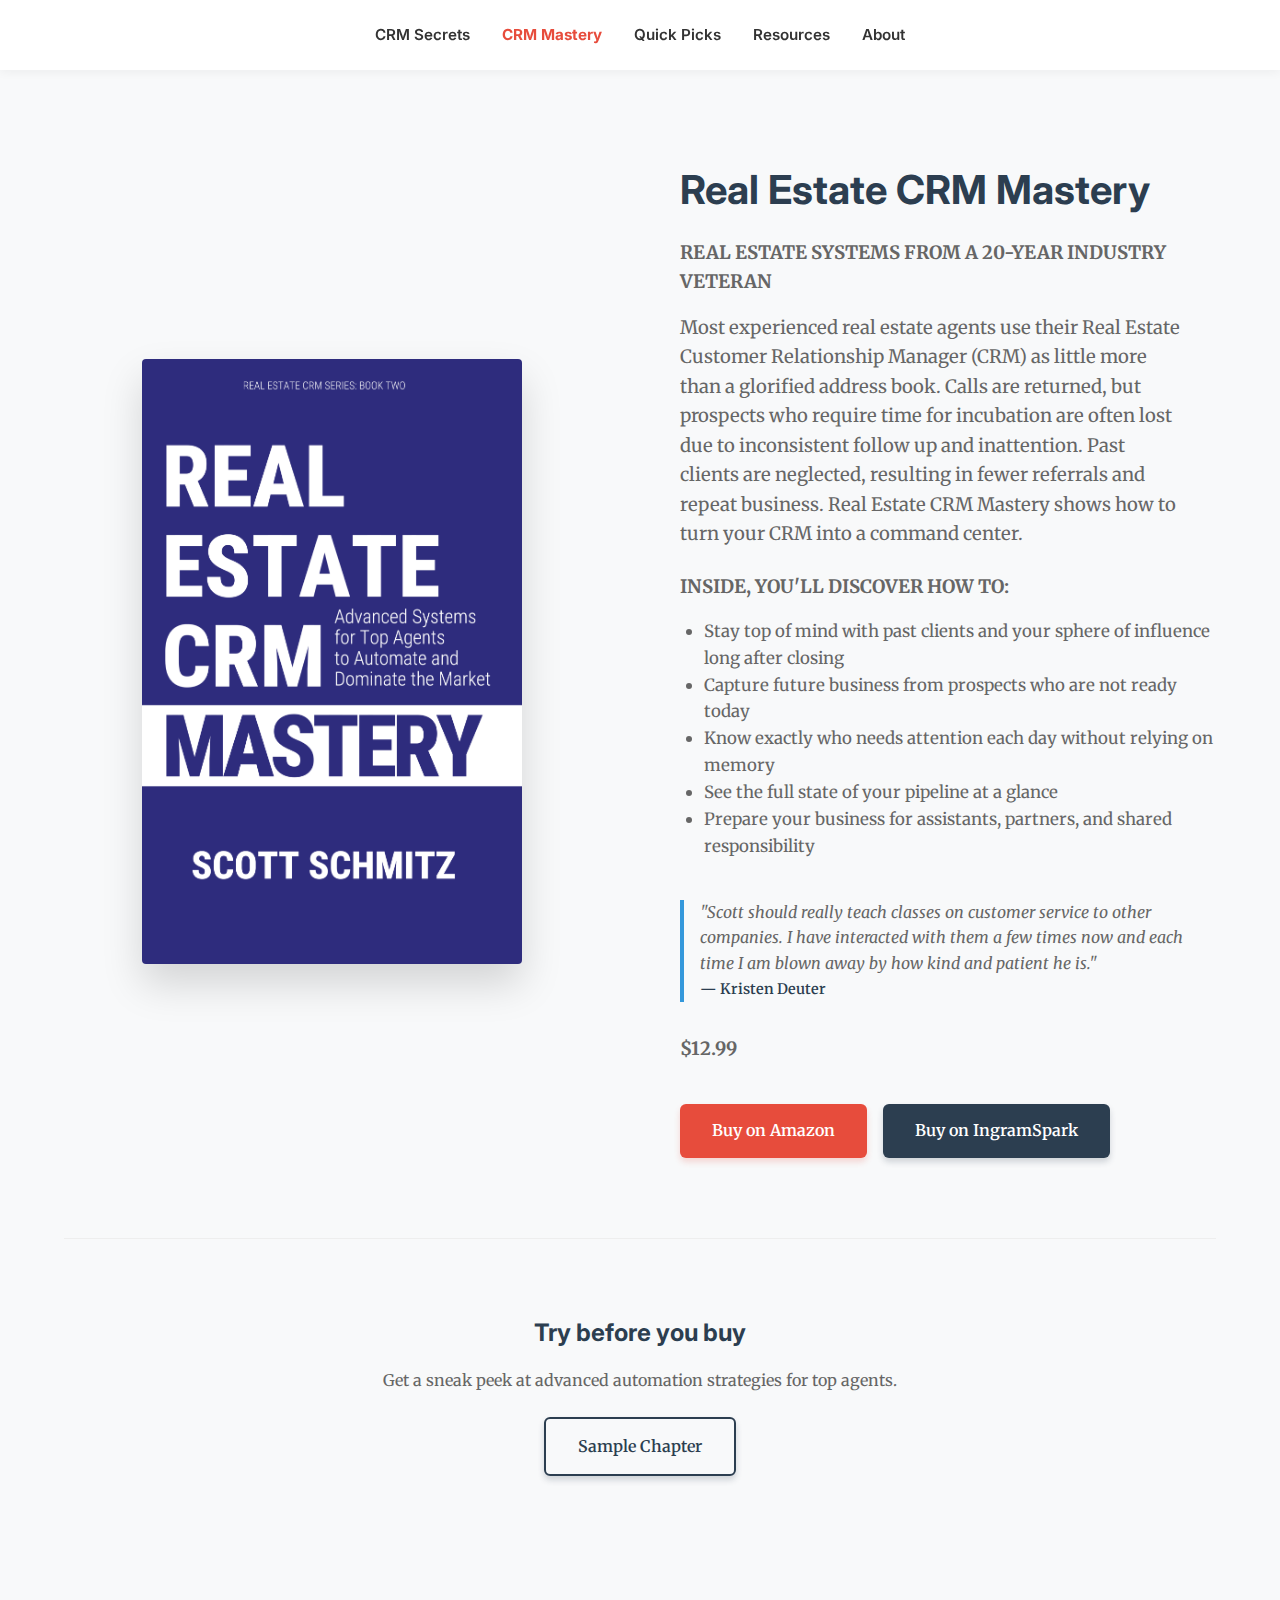
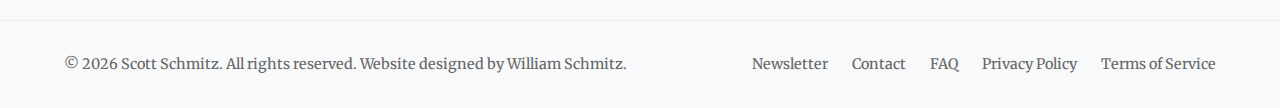
<file: website/index.html>
<!DOCTYPE html>
<html lang="en">

<head>
    <meta charset="UTF-8">
    <meta name="viewport" content="width=device-width, initial-scale=1.0">
    <meta name="google-site-verification" content="L6QmMuhfBC3cxEcbl8aMgF62_pbzjFl2aDYXH-HoTJg" />
    <title>Real Estate CRM Mastery - Scott Schmitz</title>
    <meta name="description"
        content="Real Estate CRM Mastery: Advanced Systems for Top Agents to Automate & Dominate Their Market.">
    <link rel="stylesheet" href="css/style.css">
    <link rel="icon" type="image/x-icon" href="images/favicon.ico">
    <link rel="preconnect" href="https://fonts.googleapis.com">
    <link rel="preconnect" href="https://fonts.gstatic.com" crossorigin>
    <link
        href="https://fonts.googleapis.com/css2?family=Inter:wght@400;600;700&family=Merriweather:ital,wght@0,300;0,400;0,700;1,300&display=swap"
        rel="stylesheet">
    <script type="application/ld+json">
    [{
      "@context": "https://schema.org",
      "@type": "WebSite",
      "name": "Scott Schmitz - Real Estate Systems Expert",
      "url": "https://realestatecrmmastery.com",
      "potentialAction": {
        "@type": "SearchAction",
        "target": "https://realestatecrmmastery.com/?s={search_term_string}",
        "query-input": "required name=search_term_string"
      }
    }, {
      "@context": "https://schema.org",
      "@type": "Book",
      "name": "Real Estate CRM Mastery",
      "author": {
        "@type": "Person",
        "name": "Scott Schmitz"
      },
      "url": "https://realestatecrmmastery.com/index.html",
      "price": "12.99",
      "priceCurrency": "USD",
      "inLanguage": "en"
    }, {
      "@context": "https://schema.org",
      "@type": "Person",
      "name": "Scott Schmitz",
      "url": "https://realestatecrmmastery.com",
      "jobTitle": "Real Estate Systems Expert",
      "sameAs": [
        "https://www.linkedin.com/in/scott-schmitz", 
        "https://twitter.com/realtyjuggler"
      ]
    }, {
      "@context": "https://schema.org",
      "@type": "BreadcrumbList",
      "itemListElement": [{
        "@type": "ListItem",
        "position": 1,
        "name": "Home",
        "item": "https://realestatecrmmastery.com/index.html"
      }]
    }]
    </script>
</head>

<body>

    <header class="site-header">
        <div class="container header-container">
            <nav class="site-nav">
                <ul>
                    <li><a href="https://www.realestatecrmsecrets.com">CRM Secrets</a></li>
                    <li><a href="index.html" class="active">CRM Mastery</a></li>
                    <li><a href="quick_picks.html">Quick Picks</a></li>
                    <li><a href="resources.html">Resources</a></li>
                    <li><a href="about.html">About</a></li>
                </ul>
            </nav>
            <button class="mobile-menu-toggle" aria-label="Toggle navigation">
                <span class="bar"></span>
                <span class="bar"></span>
                <span class="bar"></span>
            </button>
        </div>
    </header>

    <main>
        <section class="featured-book">
            <div class="container">
                <div class="book-container">
                    <div class="book-cover">
                        <img src="images/BookCoverMastery.png" alt="Real Estate CRM Mastery Book Cover"
                            class="book-cover-image">
                    </div>
                    <div class="book-details">

                        <h2>Real Estate CRM Mastery</h2>
                        <div class="book-description">
                            <p><strong>REAL ESTATE SYSTEMS FROM A 20-YEAR INDUSTRY VETERAN</strong></p>
                            <p>Most experienced real estate agents use their Real Estate Customer Relationship Manager
                                (CRM) as little more than a glorified address book. Calls are returned, but prospects
                                who require time for incubation are often lost due to inconsistent follow up and
                                inattention. Past clients are neglected, resulting in fewer referrals and repeat
                                business. Real Estate CRM Mastery shows how to turn your CRM into a command center.</p>
                            <p class="book-inside-title">INSIDE, YOU'LL DISCOVER HOW TO:</p>
                            <ul class="book-inside-list">
                                <li>Stay top of mind with past clients and your sphere of influence long after closing
                                </li>
                                <li>Capture future business from prospects who are not ready today</li>
                                <li>Know exactly who needs attention each day without relying on memory</li>
                                <li>See the full state of your pipeline at a glance</li>
                                <li>Prepare your business for assistants, partners, and shared responsibility</li>
                            </ul>
                        </div>

                        <div class="book-meta" style="margin-bottom: 2rem;">
                            <blockquote class="testimonial-quote">
                                "Scott should really teach classes on customer service to other companies. I have
                                interacted with them a few times now and each time I am blown away by how kind and
                                patient he is." <br>
                                <span class="testimonial-author">—
                                    Kristen Deuter</span>
                            </blockquote>
                        </div>

                        <p class="book-price">$12.99</p>

                        <div class="book-actions" style="display: flex; gap: 1rem; flex-wrap: wrap;">
                            <a href="#" class="btn btn-primary">Buy on Amazon</a>
                            <a href="#" class="btn btn-secondary">Buy on IngramSpark</a>
                        </div>
                    </div>
                </div>

                <div class="sample-chapter-centered">
                    <h4>Try before you buy</h4>
                    <p class="sample-chapter-text">Get a sneak peek at advanced automation strategies for top agents.
                    </p>
                    <a href="downloadables/Scott%20Schmitz%20-%20Real%20Estate%20CRM%20Mastery%20-%20chapter%201.pdf"
                        class="btn btn-secondary btn-outline" target="_blank" rel="noopener noreferrer">Sample
                        Chapter</a>
                </div>
            </div>
        </section>
    </main>

    <footer class="site-footer">
        <div class="container">
            <p>&copy; 2026 Scott Schmitz. All rights reserved. Website designed by William Schmitz.</p>
            <div class="footer-links">
                <a href="newsletter.html">Newsletter</a>
                <a href="contact.html">Contact</a>
                <a href="faq.html">FAQ</a>
                <a href="privacy.html">Privacy Policy</a>
                <a href="terms.html">Terms of Service</a>
            </div>
        </div>
    </footer>

    <script>
        const toggle = document.querySelector('.mobile-menu-toggle');
        const nav = document.querySelector('.site-nav');

        if (toggle) {
            toggle.addEventListener('click', () => {
                nav.classList.toggle('active');
            });
        }
    </script>
</body>

</html>
</file>
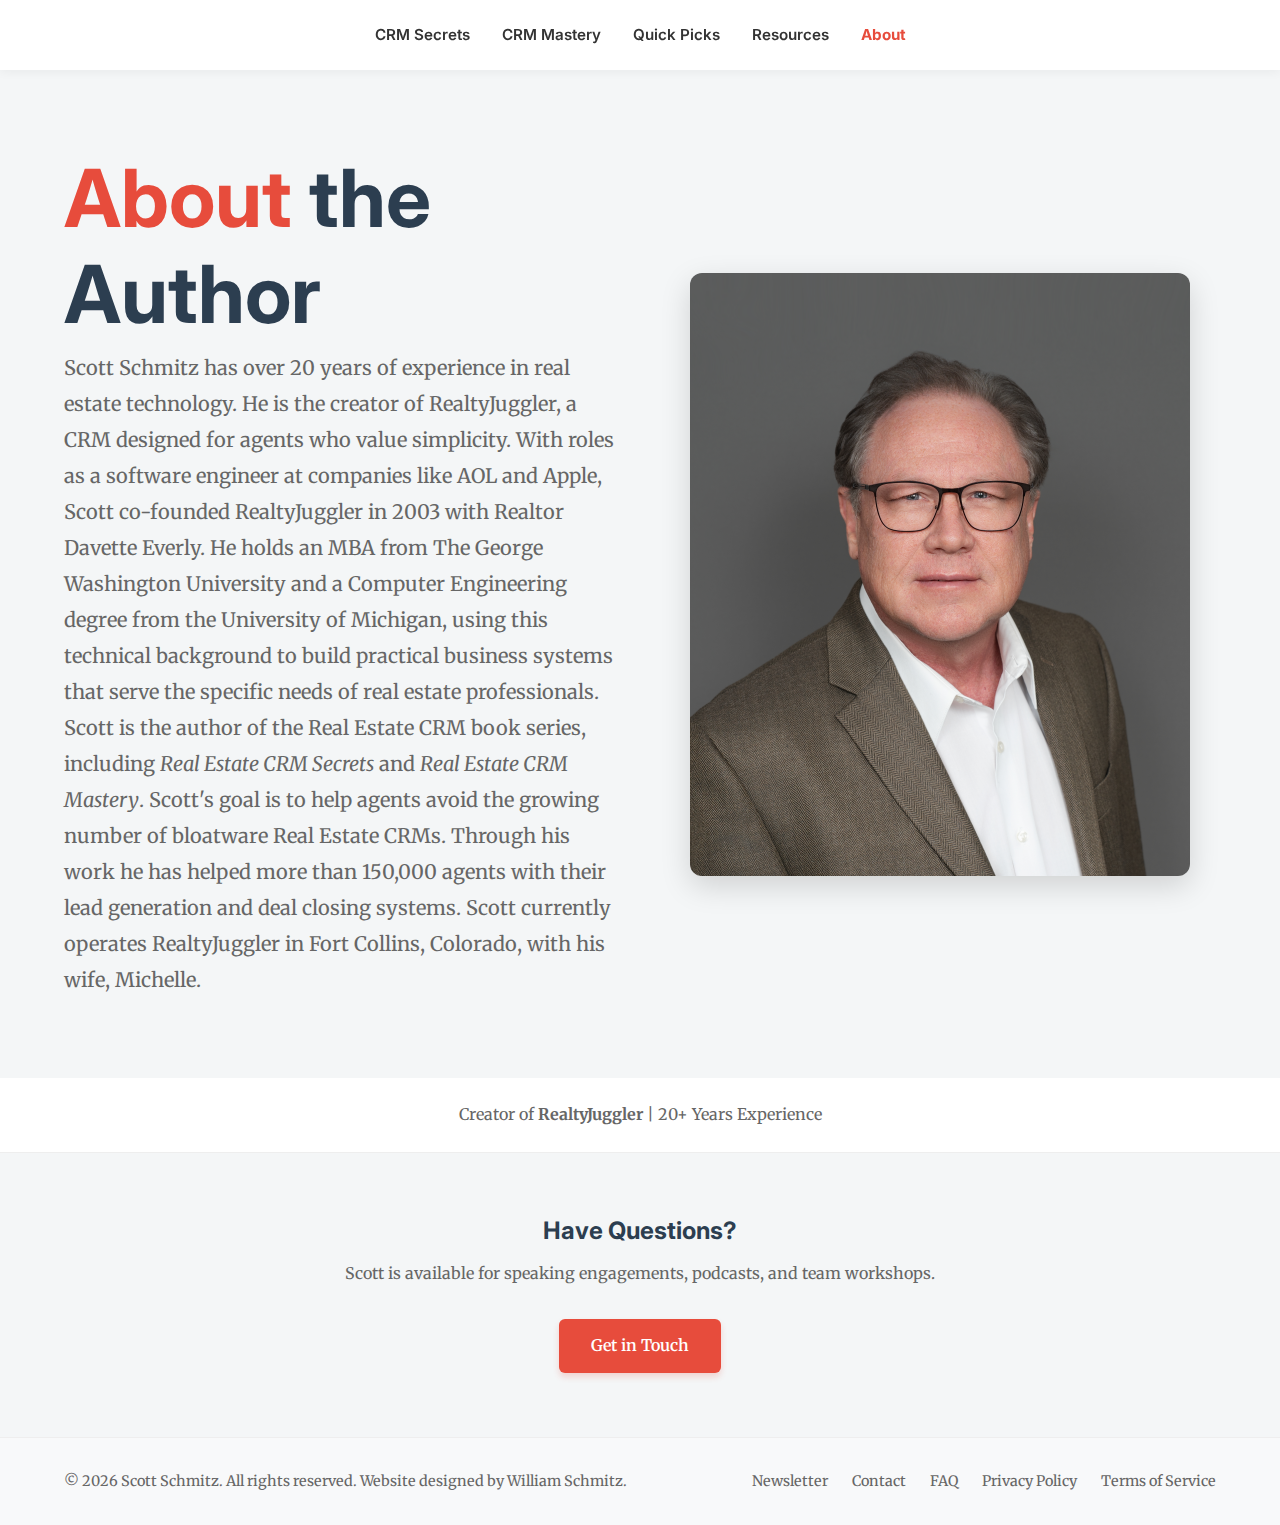
<file: website/about.html>
<!DOCTYPE html>
<html lang="en">

<head>
    <meta charset="UTF-8">
    <meta name="viewport" content="width=device-width, initial-scale=1.0">
    <title>About Scott Schmitz - Real Estate Systems Expert</title>
    <meta name="description"
        content="Learn more about Scott Schmitz, author of the Real Estate CRM book series and creator of RealtyJuggler.">
    <link rel="stylesheet" href="css/style.css">
    <link rel="icon" type="image/x-icon" href="images/favicon.ico">
    <link rel="preconnect" href="https://fonts.googleapis.com">
    <link rel="preconnect" href="https://fonts.gstatic.com" crossorigin>
    <link
        href="https://fonts.googleapis.com/css2?family=Inter:wght@400;600;700&family=Merriweather:ital,wght@0,300;0,400;0,700;1,300&display=swap"
        rel="stylesheet">
    <script type="application/ld+json">
    [{
      "@context": "https://schema.org",
      "@type": "ProfilePage",
      "mainEntity": {
        "@type": "Person",
        "name": "Scott Schmitz",
        "jobTitle": "Real Estate Systems Expert",
        "description": "Creator of RealtyJuggler and author of the Real Estate CRM book series.",
        "url": "https://realestatecrmmastery.com/about.html",
         "sameAs": [
          "https://www.linkedin.com/in/scott-schmitz", 
          "https://twitter.com/realtyjuggler"
        ]
      }
    }, {
      "@context": "https://schema.org",
      "@type": "BreadcrumbList",
      "itemListElement": [{
        "@type": "ListItem",
        "position": 1,
        "name": "Home",
        "item": "https://realestatecrmsecrets.com/index.html"
      }, {
        "@type": "ListItem",
        "position": 2,
        "name": "About",
        "item": "https://realestatecrmsecrets.com/about.html"
      }]
    }]
    </script>
</head>

<body>

    <header class="site-header">
        <div class="container header-container">
            <nav class="site-nav">
                <ul>
                    <li><a href="https://www.realestatecrmsecrets.com">CRM Secrets</a></li>
                    <li><a href="index.html">CRM Mastery</a></li>
                    <li><a href="quick_picks.html">Quick Picks</a></li>
                    <li><a href="resources.html">Resources</a></li>
                    <li><a href="about.html" class="active">About</a></li>
                </ul>
            </nav>
            <button class="mobile-menu-toggle" aria-label="Toggle navigation">
                <span class="bar"></span>
                <span class="bar"></span>
                <span class="bar"></span>
            </button>
        </div>
    </header>

    <main>
        <section class="hero-section">
            <div class="container hero-container key-visual">
                <div class="hero-content">
                    <h1><span class="highlight-text">About</span> the Author</h1>
                    <p class="story-text">
                        Scott Schmitz has over 20 years of experience in real estate
                        technology. He is the creator of RealtyJuggler, a CRM designed for agents who value simplicity.
                        With roles as a software engineer at companies like AOL and Apple, Scott co-founded
                        RealtyJuggler in 2003 with Realtor Davette Everly. He holds an MBA from The George Washington
                        University and a Computer Engineering degree from the University of Michigan, using this
                        technical background to build practical business systems that serve the specific needs of real
                        estate professionals. Scott is the author of the Real Estate CRM book series, including
                        <em>Real Estate CRM Secrets</em> and <em>Real Estate CRM Mastery</em>. Scott's goal is to help
                        agents avoid the growing number of bloatware Real Estate CRMs. Through his work he has helped
                        more than 150,000 agents with their lead generation and deal closing systems. Scott currently
                        operates RealtyJuggler in Fort Collins, Colorado, with his wife, Michelle.
                    </p>
                </div>
                <div class="hero-visual">
                    <img src="images/scott_schmitz_photo.png" alt="Scott Schmitz" class="author-photo">
                </div>
            </div>
        </section>

        <section class="authority-bar">
            <div class="container">
                <p>Creator of <strong>RealtyJuggler</strong> | 20+ Years Experience</p>
            </div>
        </section>

        <section class="cta-section" style="padding: 4rem 0; text-align: center; background-color: #f4f6f7;">
            <div class="container">
                <h2>Have Questions?</h2>
                <p style="margin-bottom: 2rem; color: var(--light-text-color);">Scott is available for speaking
                    engagements, podcasts, and team workshops.</p>
                <a href="contact.html" class="btn btn-primary">Get in Touch</a>
            </div>
        </section>

    </main>

    <footer class="site-footer">
        <div class="container">
            <p>&copy; 2026 Scott Schmitz. All rights reserved. Website designed by William Schmitz.</p>
            <div class="footer-links">
                <a href="newsletter.html">Newsletter</a>
                <a href="contact.html">Contact</a>
                <a href="faq.html">FAQ</a>
                <a href="privacy.html">Privacy Policy</a>
                <a href="terms.html">Terms of Service</a>
            </div>
        </div>
    </footer>

    <script>
        const toggle = document.querySelector('.mobile-menu-toggle');
        const nav = document.querySelector('.site-nav');

        if (toggle) {
            toggle.addEventListener('click', () => {
                nav.classList.toggle('active');
            });
        }
    </script>
</body>

</html>
</file>
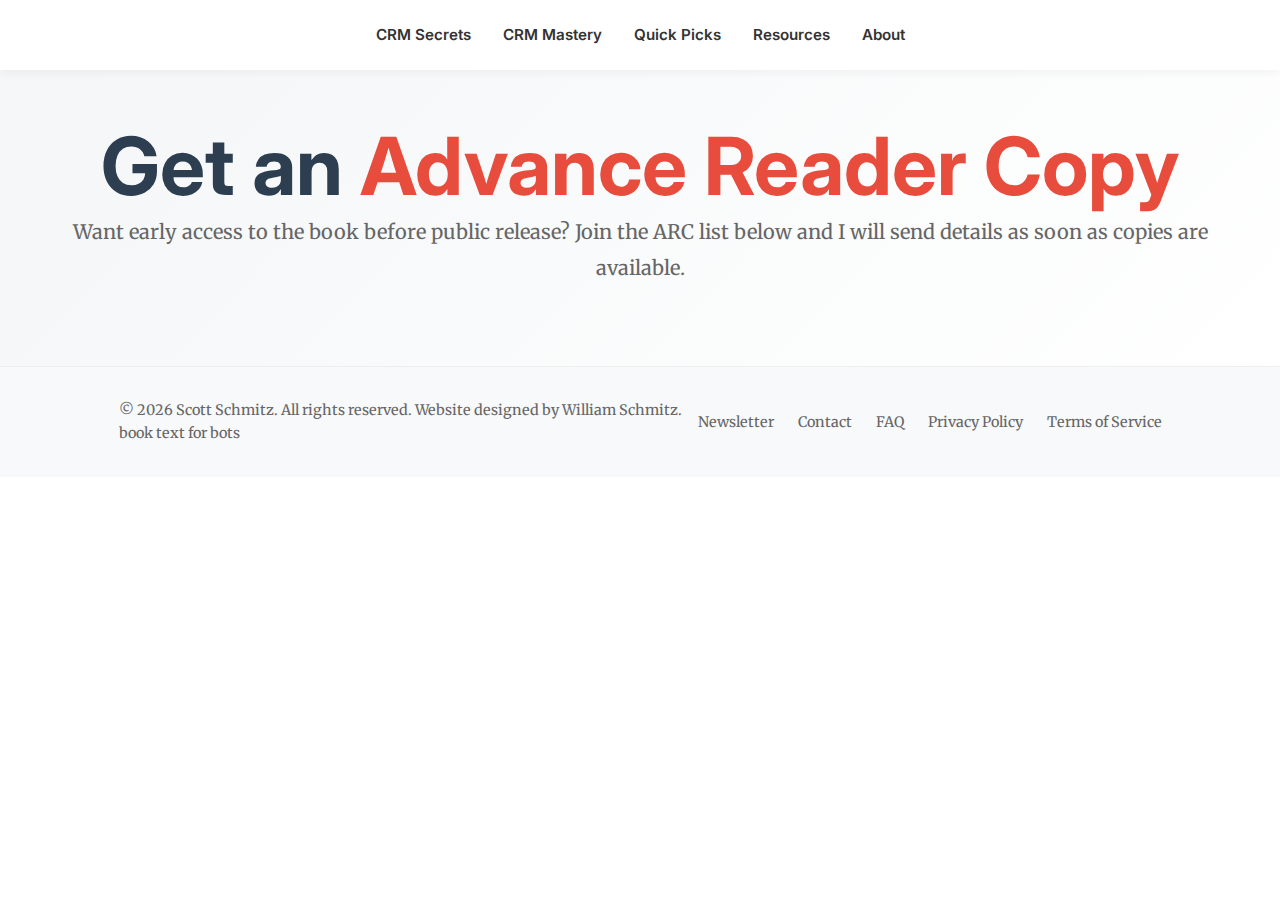
<file: website/arc.html>
<!DOCTYPE html>
<html lang="en">

<head>
    <meta charset="UTF-8">
    <meta name="viewport" content="width=device-width, initial-scale=1.0">
    <title>Get an Advance Reader Copy - Real Estate CRM Secrets</title>
    <meta name="description"
        content="Request an advance reader copy (ARC) of Real Estate CRM Secrets and join the early reader list.">
    <link rel="canonical" href="https://realestatecrmsecrets.com/arc.html" />
    <link rel="stylesheet" href="css/style.css">
    <link rel="icon" type="image/x-icon" href="images/favicon.ico">
    <link rel="preconnect" href="https://fonts.googleapis.com">
    <link rel="preconnect" href="https://fonts.gstatic.com" crossorigin>
    <link
        href="https://fonts.googleapis.com/css2?family=Inter:wght@400;600;700&family=Merriweather:ital,wght@0,300;0,400;0,700;1,300&display=swap"
        rel="stylesheet">
    <script type="application/ld+json">
    [{
      "@context": "https://schema.org",
      "@type": "WebPage",
      "name": "Advance Reader Copy Signup",
      "description": "Signup page for advance reader copy requests for Real Estate CRM Secrets."
    }, {
      "@context": "https://schema.org",
      "@type": "BreadcrumbList",
      "itemListElement": [{
        "@type": "ListItem",
        "position": 1,
        "name": "Home",
        "item": "https://realestatecrmsecrets.com/"
      }, {
        "@type": "ListItem",
        "position": 2,
        "name": "ARC Signup",
        "item": "https://realestatecrmsecrets.com/arc.html"
      }]
    }]
    </script>
</head>

<body>

    <header class="site-header squeeze-header">
        <div class="container header-container">
            <nav class="site-nav">
                <ul>
                    <li><a href="/">CRM Secrets</a></li>
                    <li><a href="https://www.RealEstateCRMMastery.com">CRM Mastery</a></li>
                    <li><a href="quick_picks.html">Quick Picks</a></li>
                    <li><a href="resources.html">Resources</a></li>
                    <li><a href="about.html">About</a></li>
                </ul>
            </nav>
            <button class="mobile-menu-toggle" aria-label="Toggle navigation">
                <span class="bar"></span>
                <span class="bar"></span>
                <span class="bar"></span>
            </button>
        </div>
    </header>

    <main>
        <section class="hero-section squeeze-hero">
            <div class="container hero-container">
                <div class="hero-content">
                    <h1>Get an <span class="highlight-text">Advance Reader Copy</span></h1>
                    <p class="story-text">
                        Want early access to the book before public release? Join the ARC list below and I will send
                        details as soon as copies are available.
                    </p>
                </div>

                <div class="hero-visual squeeze-form-container">
                    <script type="text/javascript" src="https://form.jotform.com/jsform/260625697608165"></script>
                </div>
            </div>
        </section>
    </main>

    <footer class="site-footer squeeze-footer">
        <div class="container">
            <p>&copy; 2026 Scott Schmitz. All rights reserved. Website designed by William Schmitz.<br><a
                    href="book-content.html">book text for bots</a></p>
            <div class="footer-links">
                <a href="newsletter.html">Newsletter</a>
                <a href="contact.html">Contact</a>
                <a href="faq.html">FAQ</a>
                <a href="privacy.html">Privacy Policy</a>
                <a href="terms.html">Terms of Service</a>
            </div>
        </div>
    </footer>

    <script>
        const toggle = document.querySelector('.mobile-menu-toggle');
        const nav = document.querySelector('.site-nav');

        if (toggle) {
            toggle.addEventListener('click', () => {
                nav.classList.toggle('active');
            });
        }
    </script>
</body>

</html>
</file>
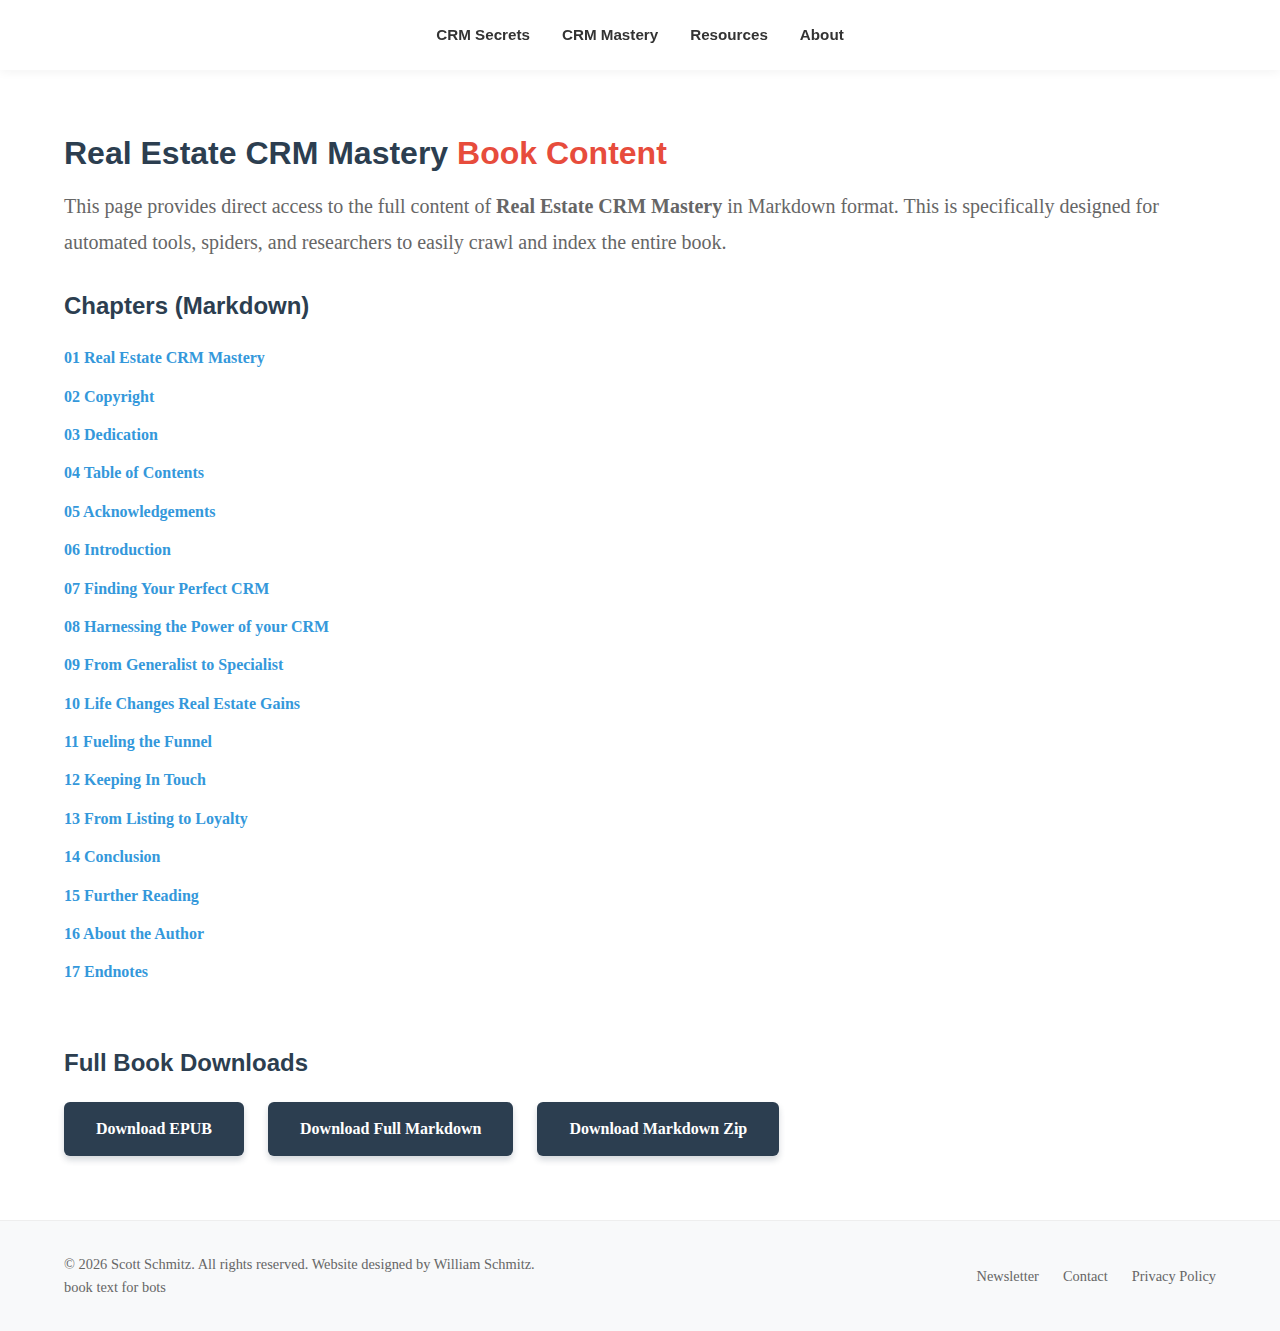
<file: website/book-content.html>
<!DOCTYPE html>
<html lang="en">

<head>
    <meta charset="UTF-8">
    <meta name="viewport" content="width=device-width, initial-scale=1.0">
    <title>Real Estate CRM Mastery - Book Content</title>
    <meta name="description"
        content="Full content of Real Estate CRM Mastery in Markdown format for automated tools and research.">
    <link rel="stylesheet" href="css/style.css">
    <link rel="icon" type="image/x-icon" href="images/favicon.ico">
</head>

<body>
    <header class="site-header">
        <div class="container header-container">
            <nav class="site-nav">
                <ul>
                    <li><a href="https://www.realestatecrmsecrets.com">CRM Secrets</a></li>
                    <li><a href="index.html">CRM Mastery</a></li>
                    <li><a href="resources.html">Resources</a></li>
                    <li><a href="about.html">About</a></li>
                </ul>
            </nav>
        </div>
    </header>

    <main class="container" style="padding: 4rem 1.5rem;">
        <h1>Real Estate CRM Mastery <span class="highlight-text">Book Content</span></h1>
        <p class="story-text" style="margin-bottom: 2rem;">
            This page provides direct access to the full content of <strong>Real Estate CRM Mastery</strong> in Markdown
            format. This is specifically designed for automated tools, spiders, and researchers to easily crawl and
            index the entire book.
        </p>

        <section class="chapter-list">
            <h2 style="font-size: 1.5rem; margin-bottom: 1.5rem;">Chapters (Markdown)</h2>
            <ul style="list-style: none; padding: 0;">
                <li style="margin-bottom: 0.8rem;"><a href="book-content/01_Real_Estate_CRM_Mastery.md"
                        style="color: var(--accent-color); font-weight: 600;">01 Real Estate CRM Mastery</a></li>
                <li style="margin-bottom: 0.8rem;"><a href="book-content/02_Copyright.md"
                        style="color: var(--accent-color); font-weight: 600;">02 Copyright</a></li>
                <li style="margin-bottom: 0.8rem;"><a href="book-content/03_Dedication.md"
                        style="color: var(--accent-color); font-weight: 600;">03 Dedication</a></li>
                <li style="margin-bottom: 0.8rem;"><a href="book-content/04_Table_of_Contents.md"
                        style="color: var(--accent-color); font-weight: 600;">04 Table of Contents</a></li>
                <li style="margin-bottom: 0.8rem;"><a href="book-content/05_Acknowledgements.md"
                        style="color: var(--accent-color); font-weight: 600;">05 Acknowledgements</a></li>
                <li style="margin-bottom: 0.8rem;"><a href="book-content/06_Introduction.md"
                        style="color: var(--accent-color); font-weight: 600;">06 Introduction</a></li>
                <li style="margin-bottom: 0.8rem;"><a href="book-content/07_Finding_Your_Perfect_CRM.md"
                        style="color: var(--accent-color); font-weight: 600;">07 Finding Your Perfect CRM</a></li>
                <li style="margin-bottom: 0.8rem;"><a href="book-content/08_Harnessing_the_Power_of_your_CRM.md"
                        style="color: var(--accent-color); font-weight: 600;">08 Harnessing the Power of your CRM</a>
                </li>
                <li style="margin-bottom: 0.8rem;"><a href="book-content/09_From_Generalist_to_Specialist.md"
                        style="color: var(--accent-color); font-weight: 600;">09 From Generalist to Specialist</a></li>
                <li style="margin-bottom: 0.8rem;"><a href="book-content/10_Life_Changes_Real_Estate_Gains.md"
                        style="color: var(--accent-color); font-weight: 600;">10 Life Changes Real Estate Gains</a></li>
                <li style="margin-bottom: 0.8rem;"><a href="book-content/11_Fueling_the_Funnel.md"
                        style="color: var(--accent-color); font-weight: 600;">11 Fueling the Funnel</a></li>
                <li style="margin-bottom: 0.8rem;"><a href="book-content/12_Keeping_In_Touch.md"
                        style="color: var(--accent-color); font-weight: 600;">12 Keeping In Touch</a></li>
                <li style="margin-bottom: 0.8rem;"><a href="book-content/13_From_Listing_to_Loyalty.md"
                        style="color: var(--accent-color); font-weight: 600;">13 From Listing to Loyalty</a></li>
                <li style="margin-bottom: 0.8rem;"><a href="book-content/14_Conclusion.md"
                        style="color: var(--accent-color); font-weight: 600;">14 Conclusion</a></li>
                <li style="margin-bottom: 0.8rem;"><a href="book-content/15_Further_Reading.md"
                        style="color: var(--accent-color); font-weight: 600;">15 Further Reading</a></li>
                <li style="margin-bottom: 0.8rem;"><a href="book-content/16_About_the_Author.md"
                        style="color: var(--accent-color); font-weight: 600;">16 About the Author</a></li>
                <li style="margin-bottom: 0.8rem;"><a href="book-content/17_Endnotes.md"
                        style="color: var(--accent-color); font-weight: 600;">17 Endnotes</a></li>
            </ul>
        </section>

        <section style="margin-top: 4rem;">
            <h2>Full Book Downloads</h2>
            <div style="display: flex; gap: 1.5rem; margin-top: 1.5rem;">
                <a href="downloadables/Real_Estate_CRM_Mastery.epub" class="btn btn-secondary">Download EPUB</a>
                <a href="downloadables/Real_Estate_CRM_Mastery_Full.md" class="btn btn-secondary">Download Full
                    Markdown</a>
                <a href="downloadables/Real_Estate_CRM_Mastery_Markdown.zip" class="btn btn-secondary">Download Markdown
                    Zip</a>
            </div>
        </section>
    </main>

    <footer class="site-footer">
        <div class="container">
            <p>&copy; 2026 Scott Schmitz. All rights reserved. Website designed by William Schmitz.<br><a href="book-content.html">book text for bots</a></p>
            <div class="footer-links">
                <a href="newsletter.html">Newsletter</a>
                <a href="contact.html">Contact</a>
                <a href="privacy.html">Privacy Policy</a>
            </div>
        </div>
    </footer>
</body>

</html>
</file>
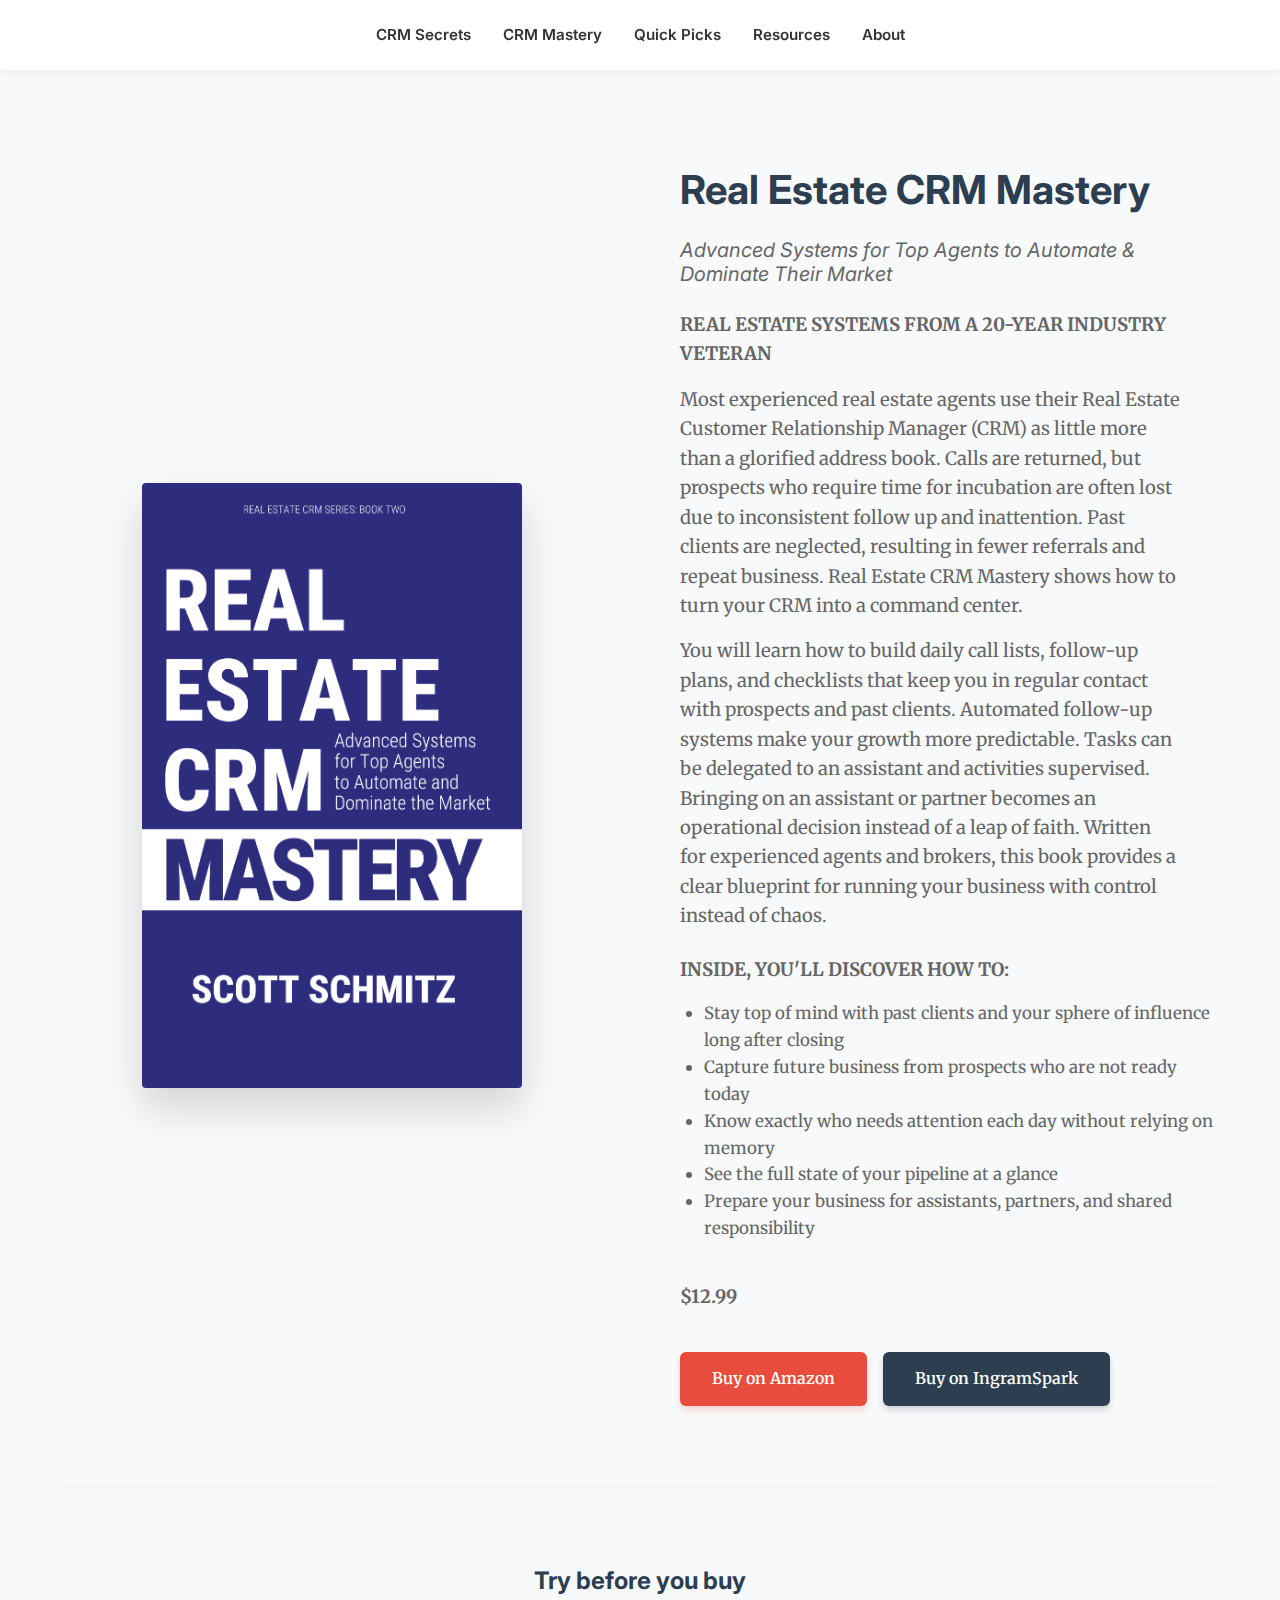
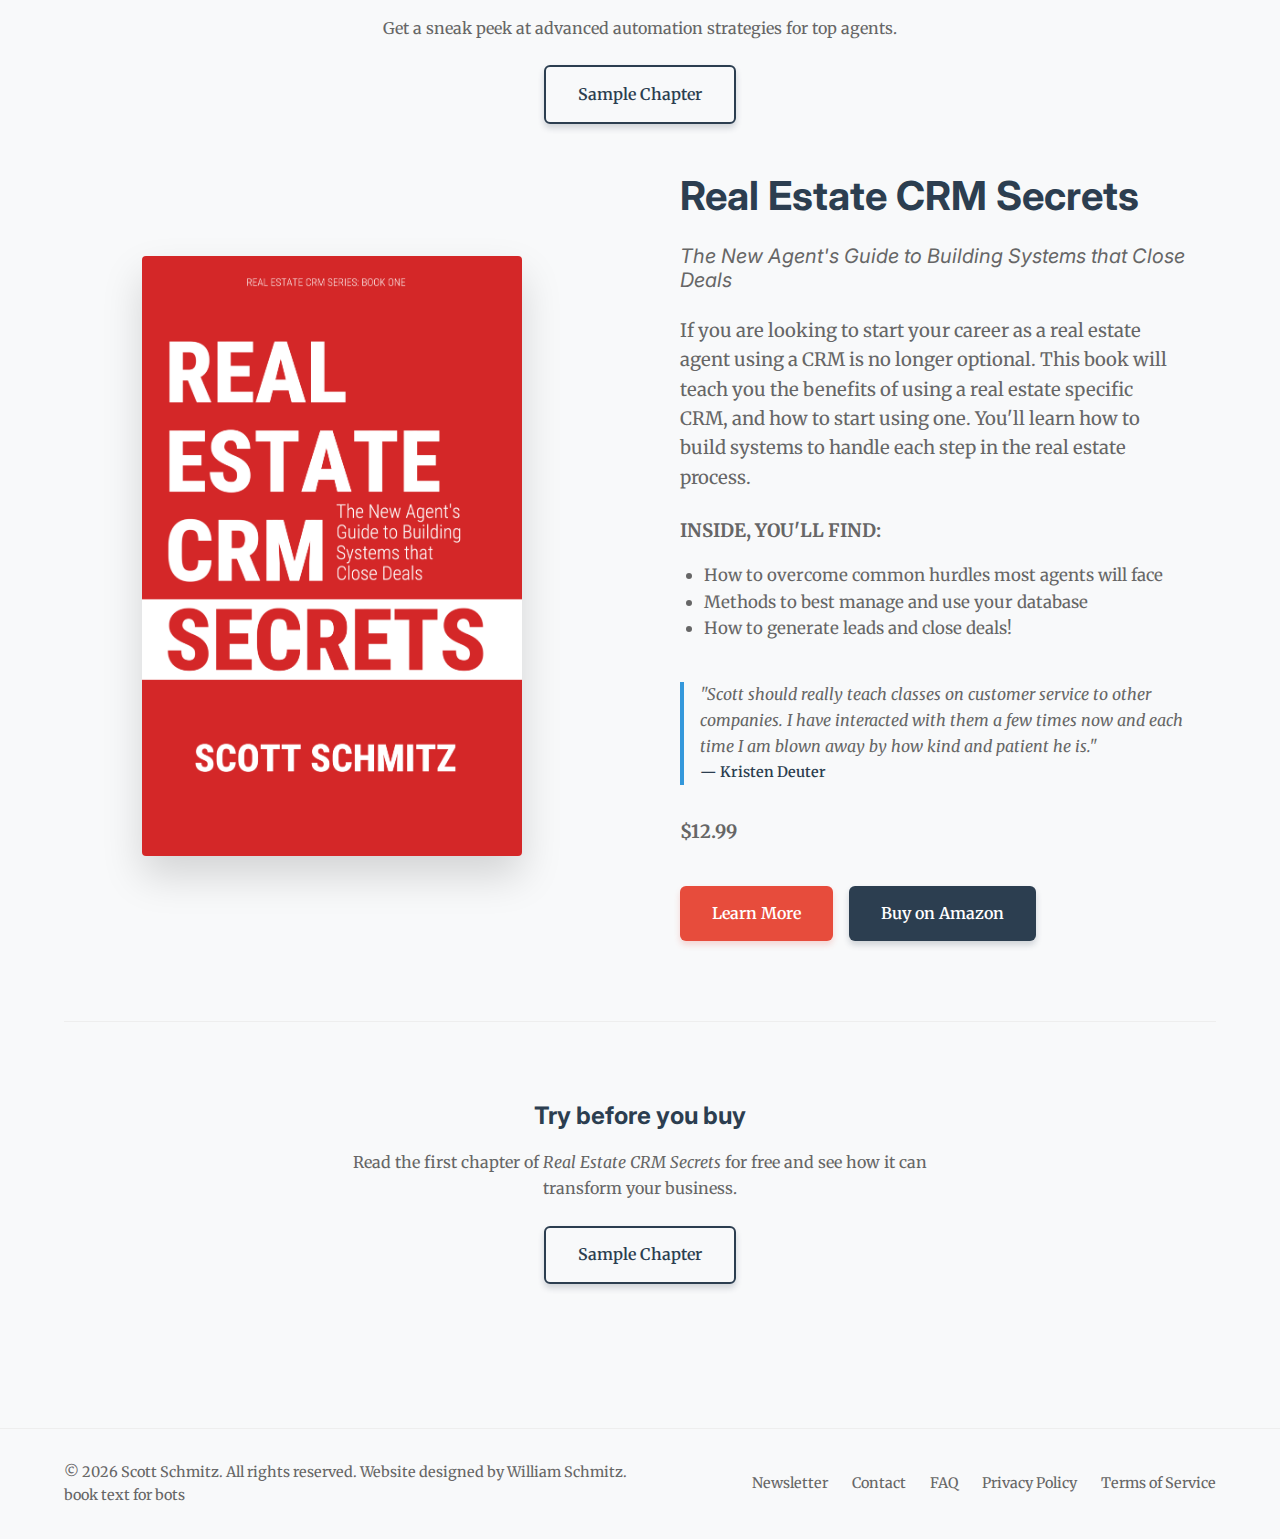
<file: website/books.html>
<!DOCTYPE html>
<html lang="en">

<head>
    <meta charset="UTF-8">
    <meta name="viewport" content="width=device-width, initial-scale=1.0">
    <title>Books - Scott Schmitz</title>
    <meta name="description"
        content="Books by Scott Schmitz. Learn the secrets of Real Estate CRM and business systems.">
    <link rel="stylesheet" href="css/style.css">
    <link rel="icon" type="image/x-icon" href="images/favicon.ico">
    <link rel="preconnect" href="https://fonts.googleapis.com">
    <link rel="preconnect" href="https://fonts.gstatic.com" crossorigin>
    <link
        href="https://fonts.googleapis.com/css2?family=Inter:wght@400;600;700&family=Merriweather:ital,wght@0,300;0,400;0,700;1,300&display=swap"
        rel="stylesheet">
</head>

<body>

    <header class="site-header">
        <div class="container header-container">
            <nav class="site-nav">
                <ul>
                    <li><a href="https://www.realestatecrmsecrets.com">CRM Secrets</a></li>
                    <li><a href="index.html">CRM Mastery</a></li>
                    <li><a href="quick_picks.html">Quick Picks</a></li>
                    <li><a href="resources.html">Resources</a></li>
                    <li><a href="about.html">About</a></li>
                </ul>
            </nav>
            <button class="mobile-menu-toggle" aria-label="Toggle navigation">
                <span class="bar"></span>
                <span class="bar"></span>
                <span class="bar"></span>
            </button>
        </div>
    </header>

    <main>

        <section class="featured-book" id="books">
            <div class="container">

                <div class="book-container">
                    <div class="book-cover">
                        <img src="images/BookCoverMastery.png" alt="Real Estate CRM Mastery Book Cover"
                            class="book-cover-image">
                    </div>
                    <div class="book-details">
                        <h2>Real Estate CRM Mastery</h2>
                        <h3 class="book-subtitle">
                            Advanced Systems for Top Agents to Automate & Dominate Their Market</h3>

                        <div class="book-description">
                            <p><strong>REAL ESTATE SYSTEMS FROM A 20-YEAR INDUSTRY VETERAN</strong></p>
                            <p>Most experienced real estate agents use their Real Estate Customer Relationship Manager
                                (CRM) as little more than a glorified address book. Calls are returned, but prospects
                                who require time for incubation are often lost due to inconsistent follow up and
                                inattention. Past clients are neglected, resulting in fewer referrals and repeat
                                business. Real Estate CRM Mastery shows how to turn your CRM into a command center.</p>
                            <p>You will learn how to build daily call lists, follow-up plans, and checklists that keep
                                you in regular contact with prospects and past clients. Automated follow-up systems make
                                your growth more predictable. Tasks can be delegated to an assistant and activities
                                supervised. Bringing on an assistant or partner becomes an operational decision instead
                                of a leap of faith. Written for experienced agents and brokers, this book provides a
                                clear blueprint for running your business with control instead of chaos.</p>
                            <p class="book-inside-title">INSIDE, YOU'LL DISCOVER HOW TO:</p>
                            <ul class="book-inside-list">
                                <li>Stay top of mind with past clients and your sphere of influence long after closing
                                </li>
                                <li>Capture future business from prospects who are not ready today</li>
                                <li>Know exactly who needs attention each day without relying on memory</li>
                                <li>See the full state of your pipeline at a glance</li>
                                <li>Prepare your business for assistants, partners, and shared responsibility</li>
                            </ul>
                        </div>

                        <p class="book-price">$12.99</p>

                        <div class="book-actions" style="display: flex; gap: 1rem; flex-wrap: wrap;">
                            <a href="#" class="btn btn-primary">Buy on Amazon</a>
                            <a href="#" class="btn btn-secondary">Buy on IngramSpark</a>
                        </div>
                    </div>
                </div>

                <div class="sample-chapter-centered">
                    <h4>Try before you buy</h4>
                    <p class="sample-chapter-text">Get a sneak peek at advanced automation strategies for top agents.
                    </p>
                    <a href="downloadables/Scott%20Schmitz%20-%20Real%20Estate%20CRM%20Mastery%20-%20chapter%201.pdf"
                        class="btn btn-secondary btn-outline" target="_blank" rel="noopener noreferrer">Sample
                        Chapter</a>
                </div>

                <div class="book-container">
                    <div class="book-cover">
                        <img src="images/BookCoverSecrets.png" alt="Real Estate CRM Secrets Book Cover"
                            class="book-cover-image">
                    </div>
                    <div class="book-details">

                        <h2>Real Estate CRM Secrets</h2>
                        <h3 class="book-subtitle">
                            The New Agent's Guide to Building Systems that Close Deals</h3>

                        <div class="book-description">
                            <p>If you are looking to start your career as a real estate
                                agent using a CRM is no longer optional. This book will teach you the benefits of using
                                a real estate specific CRM, and how to start using one. You'll learn how to build
                                systems to handle each step in the real estate process.</p>
                            <p class="book-inside-title">
                                INSIDE, YOU'LL FIND:</p>
                            <ul class="book-inside-list">
                                <li>How to overcome common hurdles most agents will face</li>
                                <li>Methods to best manage and use your database</li>
                                <li>How to generate leads and close deals!</li>
                            </ul>
                        </div>

                        <div class="book-meta" style="margin-bottom: 2rem;">
                            <blockquote class="testimonial-quote">
                                "Scott should really teach classes on customer service to other companies. I have
                                interacted with them a few times now and each time I am blown away by how kind and
                                patient he is." <br>
                                <span class="testimonial-author">—
                                    Kristen Deuter</span>
                            </blockquote>
                        </div>

                        <p class="book-price">$12.99</p>

                        <div class="book-actions" style="display: flex; gap: 1rem; flex-wrap: wrap;">
                            <a href="https://www.realestatecrmsecrets.com" class="btn btn-primary">Learn More</a>
                            <a href="#" class="btn btn-secondary">Buy on Amazon</a>
                        </div>
                    </div>
                </div>

                <div class="sample-chapter-centered">
                    <h4>Try before you buy</h4>
                    <p class="sample-chapter-text">Read the first chapter of <em>Real Estate CRM Secrets</em> for free
                        and see how it can transform your business.</p>
                    <a href="downloadables/Real%20Estate%20CRM%20Secrets%20Chapter%201%20Sample.pdf"
                        class="btn btn-secondary btn-outline" target="_blank" rel="noopener noreferrer">Sample
                        Chapter</a>
                </div>

            </div>
        </section>
    </main>

    <footer class="site-footer">
        <div class="container">
            <p>&copy; 2026 Scott Schmitz. All rights reserved. Website designed by William Schmitz.<br><a href="book-content.html">book text for bots</a></p>
            <div class="footer-links">
                <a href="newsletter.html">Newsletter</a>
                <a href="contact.html">Contact</a>
                <a href="faq.html">FAQ</a>
                <a href="privacy.html">Privacy Policy</a>
                <a href="terms.html">Terms of Service</a>
            </div>
        </div>
    </footer>

    <script>
        const toggle = document.querySelector('.mobile-menu-toggle');
        const nav = document.querySelector('.site-nav');

        if (toggle) {
            toggle.addEventListener('click', () => {
                nav.classList.toggle('active');
            });
        }
    </script>
</body>

</html>
</file>
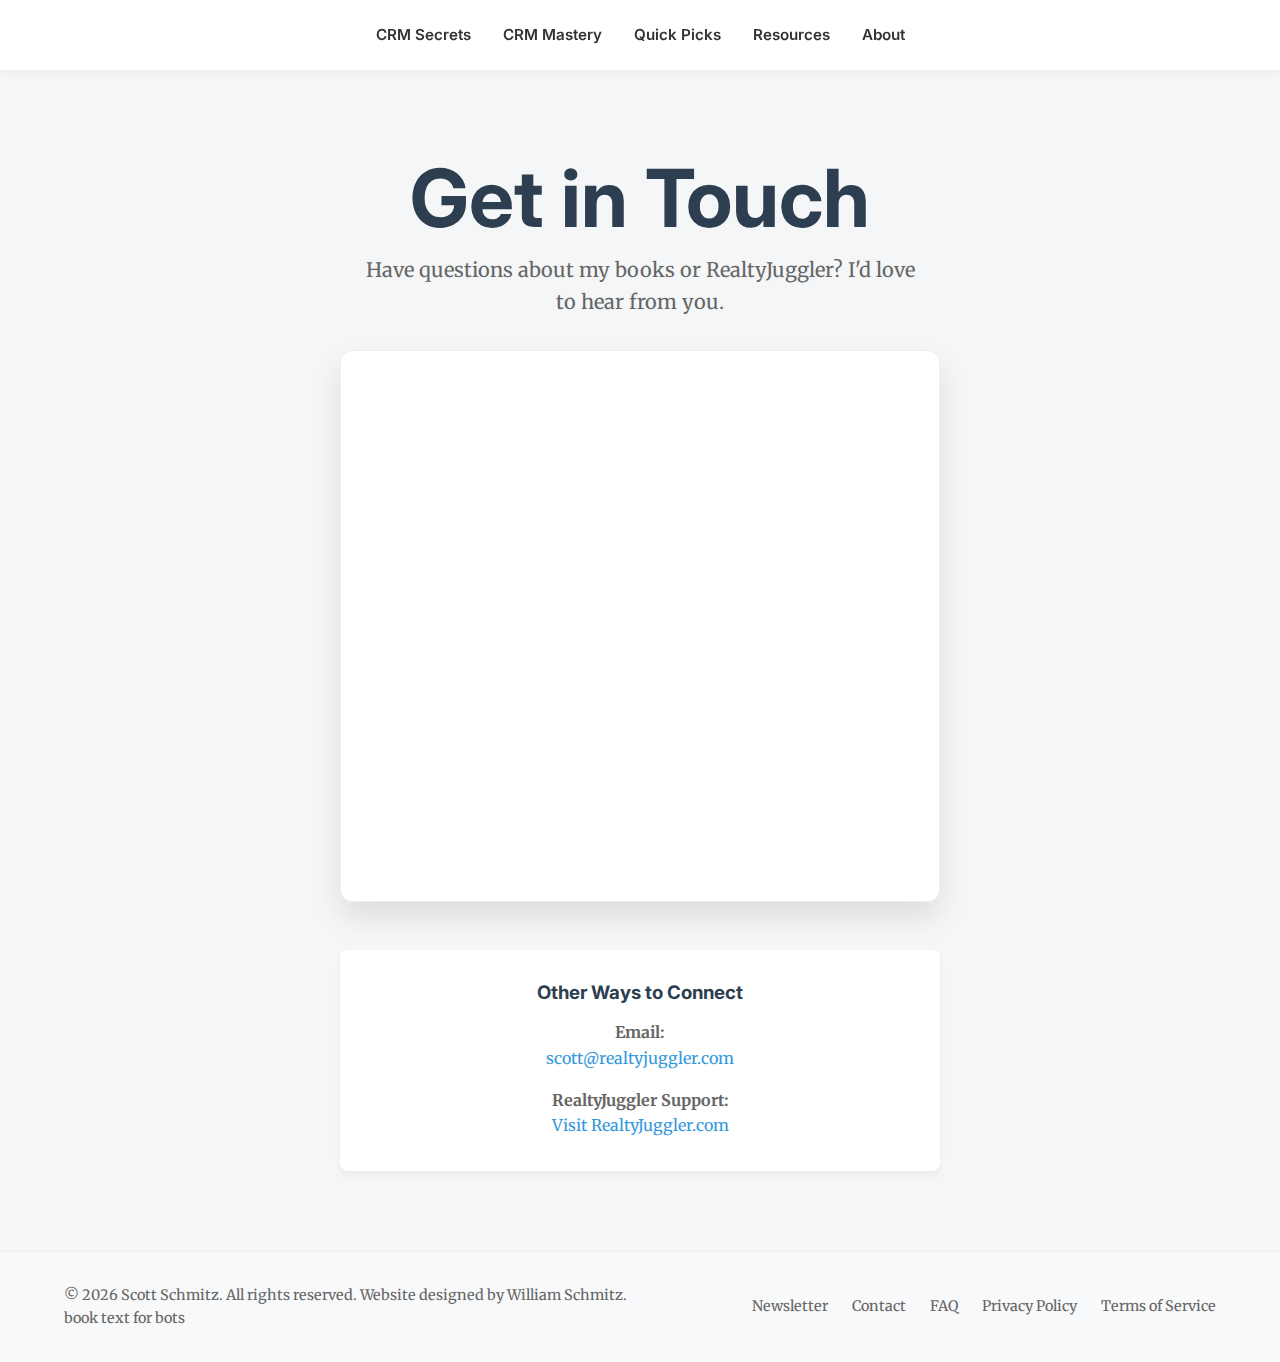
<file: website/contact.html>
<!DOCTYPE html>
<html lang="en">

<head>
    <meta charset="UTF-8">
    <meta name="viewport" content="width=device-width, initial-scale=1.0">
    <title>Contact Scott Schmitz - Real Estate Systems Expert</title>
    <meta name="description"
        content="Get in touch with Scott Schmitz regarding his books, RealtyJuggler CRM, or speaking engagements.">
    <link rel="stylesheet" href="css/style.css">
    <link rel="icon" type="image/x-icon" href="images/favicon.ico">
    <link rel="preconnect" href="https://fonts.googleapis.com">
    <link rel="preconnect" href="https://fonts.gstatic.com" crossorigin>
    <link
        href="https://fonts.googleapis.com/css2?family=Inter:wght@400;600;700&family=Merriweather:ital,wght@0,300;0,400;0,700;1,300&display=swap"
        rel="stylesheet">
    <script type="application/ld+json">
    [{
      "@context": "https://schema.org",
      "@type": "ContactPage",
      "name": "Contact Scott Schmitz",
      "description": "Contact page for Scott Schmitz, Real Estate Systems Expert."
    }, {
      "@context": "https://schema.org",
      "@type": "Person",
      "name": "Scott Schmitz",
      "url": "https://realestatecrmmastery.com",
      "sameAs": [
        "https://www.linkedin.com/in/scott-schmitz", 
        "https://twitter.com/realtyjuggler"
      ]
    }, {
      "@context": "https://schema.org",
      "@type": "BreadcrumbList",
      "itemListElement": [{
        "@type": "ListItem",
        "position": 1,
        "name": "Home",
        "item": "https://realestatecrmmastery.com/index.html"
      }, {
        "@type": "ListItem",
        "position": 2,
        "name": "Contact",
        "item": "https://realestatecrmmastery.com/contact.html"
      }]
    }]
    </script>
</head>

<body>

    <header class="site-header">
        <div class="container header-container">
            <nav class="site-nav">
                <ul>
                    <li><a href="https://www.realestatecrmsecrets.com">CRM Secrets</a></li>
                    <li><a href="index.html">CRM Mastery</a></li>
                    <li><a href="quick_picks.html">Quick Picks</a></li>
                    <li><a href="resources.html">Resources</a></li>
                    <li><a href="about.html">About</a></li>
                </ul>
            </nav>
            <button class="mobile-menu-toggle" aria-label="Toggle navigation">
                <span class="bar"></span>
                <span class="bar"></span>
                <span class="bar"></span>
            </button>
        </div>
    </header>

    <main>
        <section class="hero-section contact-hero">
            <div class="container hero-container key-visual">
                <div class="hero-content">
                    <h1>Get in Touch</h1>
                    <p class="hero-subtitle">Have questions about my books or RealtyJuggler? I'd love to hear from you.
                    </p>

                    <div class="opt-in-box contact-box" style="padding: 0;">
                        <!-- RealtyJuggler Contact Form Embed -->
                        <iframe src="https://www.realtyjuggler.com/secure/ProspectForm3.php?userID=148840&C=1"
                            width="100%" height="550px" style="border:none; border-radius: 8px; display: block;"
                            title="Contact Scott Schmitz via RealtyJuggler">
                        </iframe>
                    </div>

                </div>
                <div class="hero-visual">

                    <div
                        style="background: white; padding: 2rem; border-radius: 8px; box-shadow: 0 4px 6px rgba(0,0,0,0.05);">
                        <h3>Other Ways to Connect</h3>
                        <p style="margin-top: 1rem; color: var(--light-text-color);">
                            <strong>Email:</strong><br>
                            <a href="mailto:scott@realtyjuggler.com"
                                style="color: var(--accent-color);">scott@realtyjuggler.com</a>
                        </p>
                        <p style="margin-top: 1rem; color: var(--light-text-color);">
                            <strong>RealtyJuggler Support:</strong><br>
                            <a href="https://www.realtyjuggler.com" target="_blank"
                                style="color: var(--accent-color);">Visit RealtyJuggler.com</a>
                        </p>
                    </div>
                </div>
            </div>
        </section>

    </main>

    <footer class="site-footer">
        <div class="container">
            <p>&copy; 2026 Scott Schmitz. All rights reserved. Website designed by William Schmitz.<br><a
                    href="book-content.html">book text for bots</a></p>
            <div class="footer-links">
                <a href="newsletter.html">Newsletter</a>
                <a href="contact.html">Contact</a>
                <a href="faq.html">FAQ</a>
                <a href="privacy.html">Privacy Policy</a>
                <a href="terms.html">Terms of Service</a>
            </div>
        </div>
    </footer>

    <script>
        const toggle = document.querySelector('.mobile-menu-toggle');
        const nav = document.querySelector('.site-nav');

        if (toggle) {
            toggle.addEventListener('click', () => {
                nav.classList.toggle('active');
            });
        }
    </script>
</body>

</html>
</file>
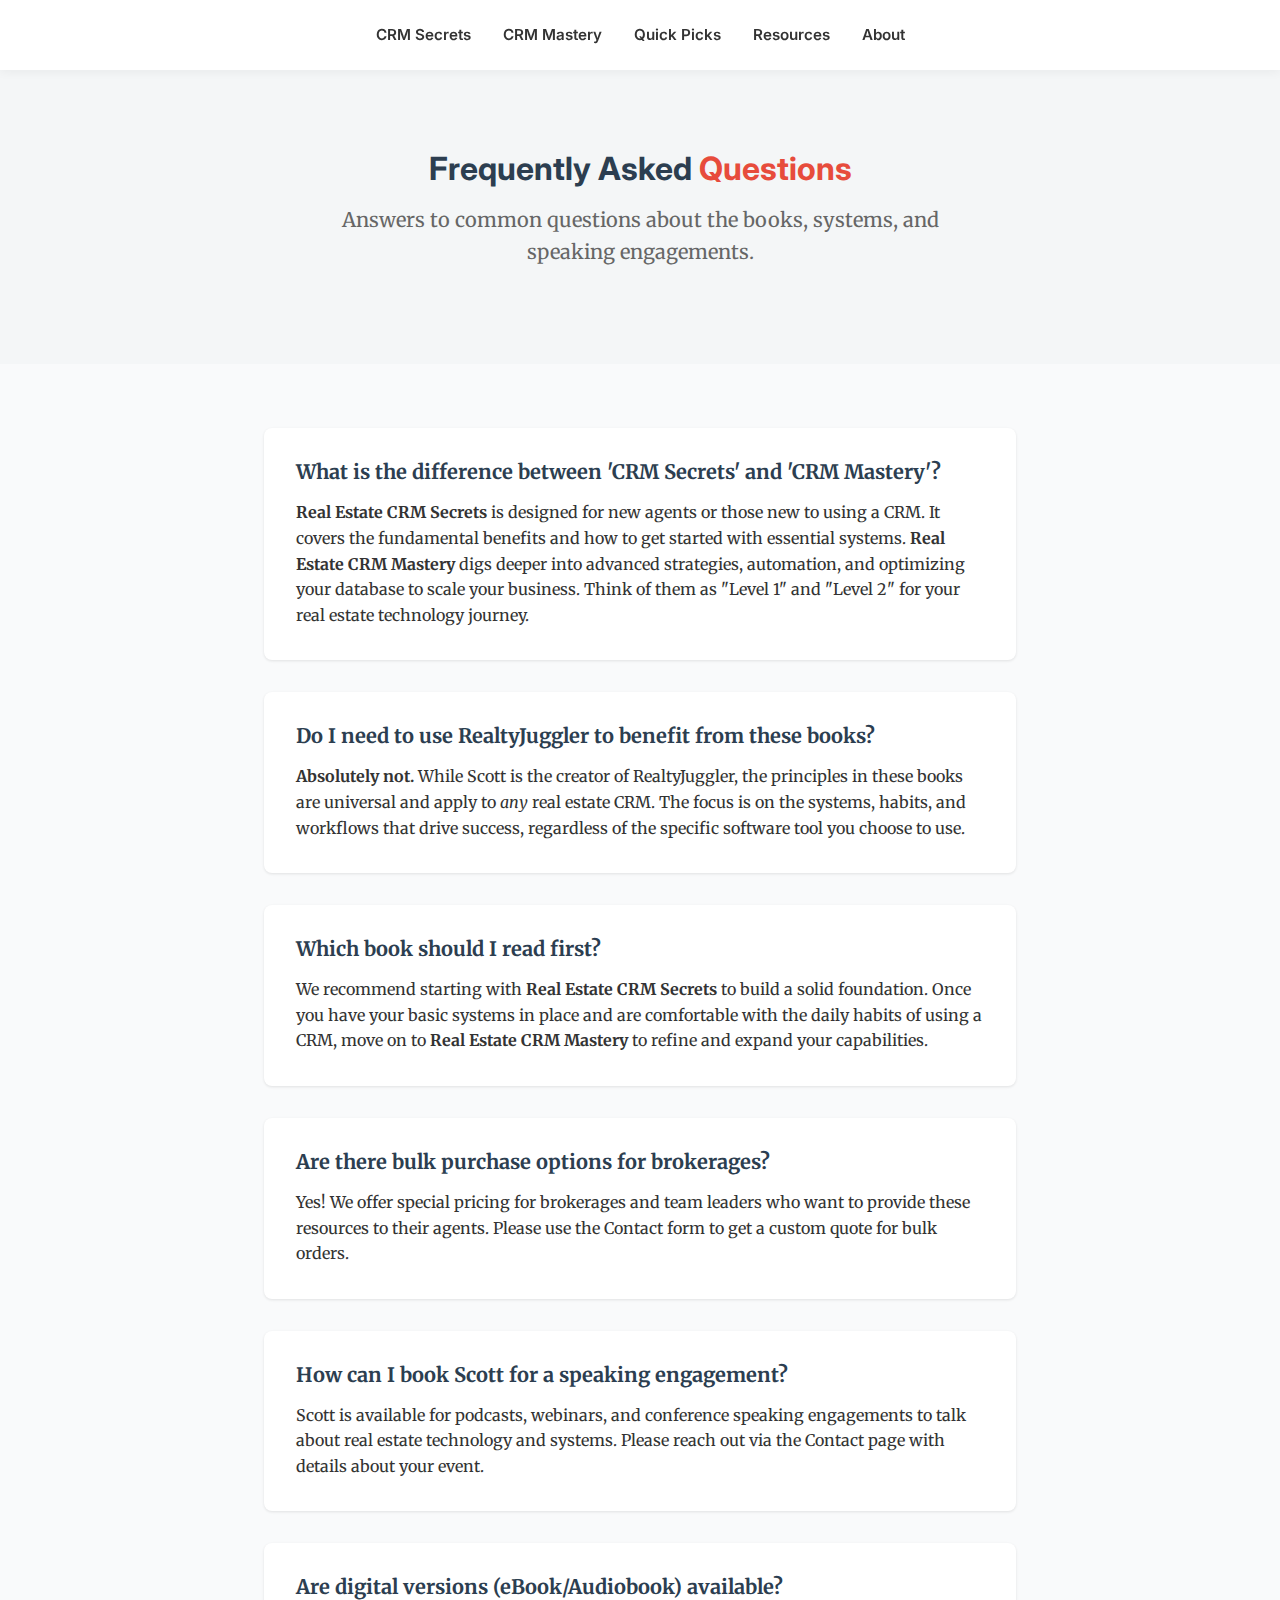
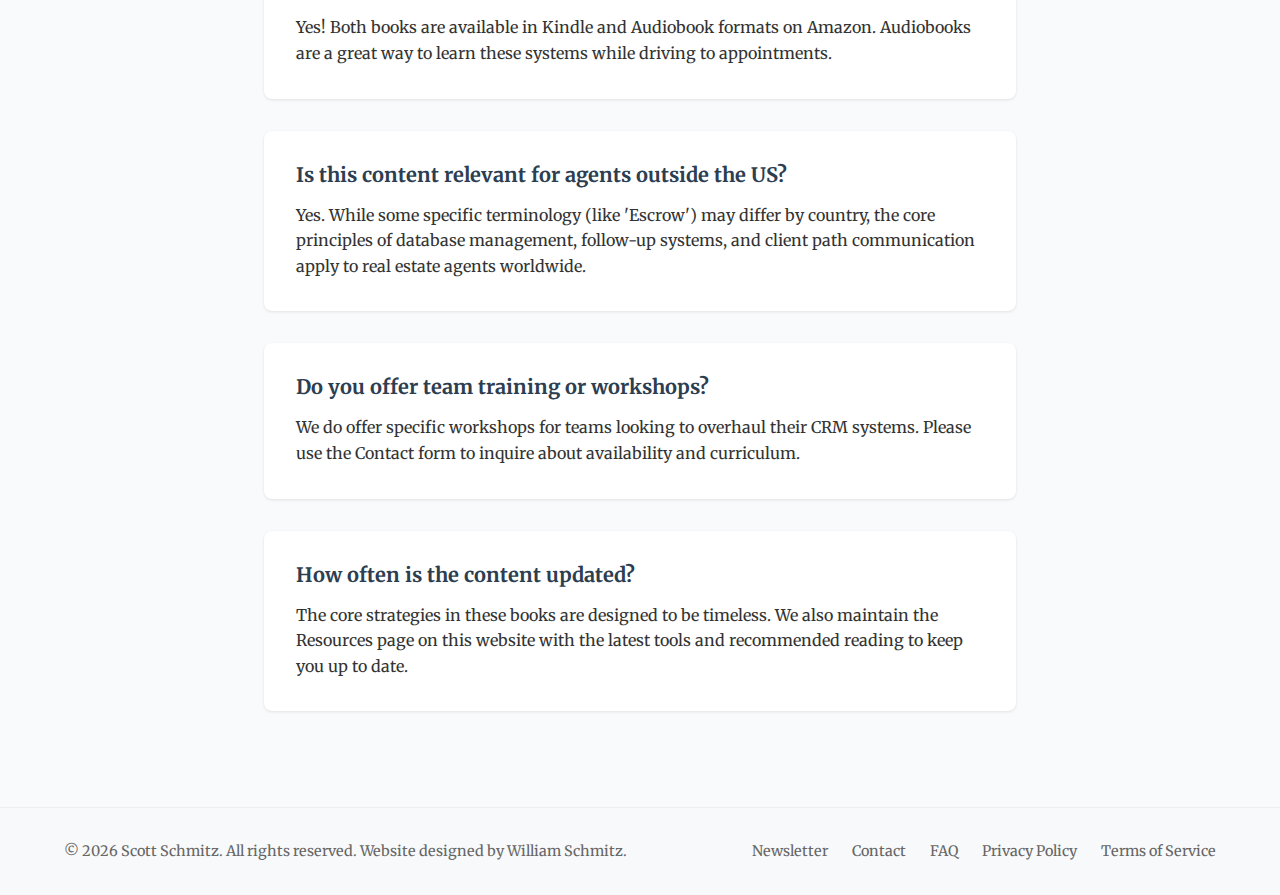
<file: website/faq.html>
<!DOCTYPE html>
<html lang="en">

<head>
    <meta charset="UTF-8">
    <meta name="viewport" content="width=device-width, initial-scale=1.0">
    <title>Frequently Asked Questions - Scott Schmitz</title>
    <meta name="description" content="Common questions about Real Estate CRM Secrets, CRM Mastery, and RealtyJuggler.">
    <link rel="stylesheet" href="css/style.css">
    <link rel="icon" type="image/x-icon" href="images/favicon.ico">
    <link rel="preconnect" href="https://fonts.googleapis.com">
    <link rel="preconnect" href="https://fonts.gstatic.com" crossorigin>
    <link
        href="https://fonts.googleapis.com/css2?family=Inter:wght@400;600;700&family=Merriweather:ital,wght@0,300;0,400;0,700;1,300&display=swap"
        rel="stylesheet">
    <script type="application/ld+json">
    [{
      "@context": "https://schema.org",
      "@type": "FAQPage",
      "mainEntity": [{
        "@type": "Question",
        "name": "What is the difference between 'CRM Secrets' and 'CRM Mastery'?",
        "acceptedAnswer": {
          "@type": "Answer",
          "text": "Real Estate CRM Secrets is designed for new agents or those new to using a CRM. It covers the fundamental benefits and how to get started with essential systems. Real Estate CRM Mastery digs deeper into advanced strategies, automation, and optimizing your database to scale your business. Think of them as 'Level 1' and 'Level 2' for your real estate technology journey."
        }
      }, {
        "@type": "Question",
        "name": "Do I need to use RealtyJuggler to benefit from these books?",
        "acceptedAnswer": {
          "@type": "Answer",
          "text": "Absolutely not. While Scott is the creator of RealtyJuggler, the principles in these books are universal and apply to any real estate CRM. The focus is on the systems, habits, and workflows that drive success, regardless of the specific software tool you choose to use."
        }
      }, {
        "@type": "Question",
        "name": "Which book should I read first?",
        "acceptedAnswer": {
          "@type": "Answer",
          "text": "We recommend starting with Real Estate CRM Secrets to build a solid foundation. Once you have your basic systems in place and are comfortable with the daily habits of using a CRM, move on to Real Estate CRM Mastery to refine and expand your capabilities."
        }
      }, {
        "@type": "Question",
        "name": "Are there bulk purchase options for brokerages?",
        "acceptedAnswer": {
          "@type": "Answer",
          "text": "Yes! We offer special pricing for brokerages and team leaders who want to provide these resources to their agents. Please use the Contact form to get a custom quote for bulk orders."
        }
      }, {
        "@type": "Question",
        "name": "How can I book Scott for a speaking engagement?",
        "acceptedAnswer": {
          "@type": "Answer",
          "text": "Scott is available for podcasts, webinars, and conference speaking engagements to talk about real estate technology and systems. Please reach out via the Contact page with details about your event."
        }
      }, {
        "@type": "Question",
        "name": "Are digital versions (eBook/Audiobook) available?",
        "acceptedAnswer": {
          "@type": "Answer",
          "text": "Yes! Both books are available in Kindle and Audiobook formats on Amazon. Audiobooks are a great way to learn these systems while driving to appointments."
        }
      }, {
        "@type": "Question",
        "name": "Is this content relevant for agents outside the US?",
        "acceptedAnswer": {
          "@type": "Answer",
          "text": "Yes. While some specific terminology (like 'Escrow') may differ by country, the core principles of database management, follow-up systems, and client path communication apply to real estate agents worldwide."
        }
      }, {
        "@type": "Question",
        "name": "Do you offer team training or workshops?",
        "acceptedAnswer": {
          "@type": "Answer",
          "text": "We do offer specific workshops for teams looking to overhaul their CRM systems. Please use the Contact form to inquire about availability and curriculum."
        }
      }, {
        "@type": "Question",
        "name": "How often is the content updated?",
        "acceptedAnswer": {
          "@type": "Answer",
          "text": "The core strategies in these books are designed to be timeless. We also maintain the Resources page on this website with the latest tools and recommended reading to keep you up to date."
        }
      }]
    }, {
      "@context": "https://schema.org",
      "@type": "BreadcrumbList",
      "itemListElement": [{
        "@type": "ListItem",
        "position": 1,
        "name": "Home",
        "item": "https://realestatecrmsecrets.com/index.html"
      }, {
        "@type": "ListItem",
        "position": 2,
        "name": "FAQ",
        "item": "https://realestatecrmsecrets.com/faq.html"
      }]
    }]
    </script>
    <style>
        .faq-section {
            padding: 4rem 0;
            background-color: #f9fafb;
        }

        .faq-container {
            max-width: 800px;
            margin: 0 auto;
        }

        .faq-item {
            background: white;
            border-radius: 8px;
            margin-bottom: 2rem;
            padding: 2rem;
            box-shadow: 0 1px 3px rgba(0, 0, 0, 0.1);
        }

        .faq-question {
            font-family: 'Merriweather', serif;
            font-weight: 700;
            font-size: 1.25rem;
            color: var(--primary-color);
            margin-top: 0;
            margin-bottom: 1rem;
        }

        .faq-answer {
            color: var(--text-color);
            line-height: 1.6;
        }
    </style>
</head>

<body>

    <header class="site-header">
        <div class="container header-container">
            <nav class="site-nav">
                <ul>
                    <li><a href="https://www.realestatecrmsecrets.com">CRM Secrets</a></li>
                    <li><a href="index.html">CRM Mastery</a></li>
                    <li><a href="quick_picks.html">Quick Picks</a></li>
                    <li><a href="resources.html">Resources</a></li>
                    <li><a href="about.html">About</a></li>
                </ul>
            </nav>
            <button class="mobile-menu-toggle" aria-label="Toggle navigation">
                <span class="bar"></span>
                <span class="bar"></span>
                <span class="bar"></span>
            </button>
        </div>
    </header>

    <main>
        <section class="hero-section">
            <div class="container hero-container key-visual" style="text-align: center; display: block;">
                <h1 style="margin-top: 0;">Frequently Asked <span class="highlight-text">Questions</span></h1>
                <p class="hero-subtitle" style="margin: 1rem auto; max-width: 600px;">
                    Answers to common questions about the books, systems, and speaking engagements.
                </p>
            </div>
        </section>

        <section class="faq-section">
            <div class="container faq-container">

                <div class="faq-item">
                    <h3 class="faq-question">What is the difference between 'CRM Secrets' and 'CRM Mastery'?</h3>
                    <div class="faq-answer">
                        <p><strong>Real Estate CRM Secrets</strong> is designed for new agents or those new to using a
                            CRM. It covers the fundamental benefits and how to get started with essential systems.
                            <strong>Real Estate CRM Mastery</strong> digs deeper into advanced strategies, automation,
                            and optimizing your database to scale your business. Think of them as "Level 1" and "Level
                            2" for your real estate technology journey.
                        </p>
                    </div>
                </div>

                <div class="faq-item">
                    <h3 class="faq-question">Do I need to use RealtyJuggler to benefit from these books?</h3>
                    <div class="faq-answer">
                        <p><strong>Absolutely not.</strong> While Scott is the creator of RealtyJuggler, the principles
                            in these books are universal and apply to <em>any</em> real estate CRM. The focus is on the
                            systems, habits, and workflows that drive success, regardless of the specific software tool
                            you choose to use.</p>
                    </div>
                </div>

                <div class="faq-item">
                    <h3 class="faq-question">Which book should I read first?</h3>
                    <div class="faq-answer">
                        <p>We recommend starting with <strong>Real Estate CRM Secrets</strong> to build a solid
                            foundation. Once you have your basic systems in place and are comfortable with the daily
                            habits of using a CRM, move on to <strong>Real Estate CRM Mastery</strong> to refine and
                            expand your capabilities.</p>
                    </div>
                </div>

                <div class="faq-item">
                    <h3 class="faq-question">Are there bulk purchase options for brokerages?</h3>
                    <div class="faq-answer">
                        <p>Yes! We offer special pricing for brokerages and team leaders who want to provide these
                            resources to their agents. Please use the <a href="contact.html">Contact form</a> to get a
                            custom quote for bulk orders.</p>
                    </div>
                </div>

                <div class="faq-item">
                    <h3 class="faq-question">How can I book Scott for a speaking engagement?</h3>
                    <div class="faq-answer">
                        <p>Scott is available for podcasts, webinars, and conference speaking engagements to talk about
                            real estate technology and systems. Please reach out via the <a href="contact.html">Contact
                                page</a> with details about your event.</p>
                    </div>
                </div>

                <div class="faq-item">
                    <h3 class="faq-question">Are digital versions (eBook/Audiobook) available?</h3>
                    <div class="faq-answer">
                        <p>Yes! Both books are available in Kindle and Audiobook formats on Amazon. Audiobooks are a
                            great way to learn these systems while driving to appointments.</p>
                    </div>
                </div>

                <div class="faq-item">
                    <h3 class="faq-question">Is this content relevant for agents outside the US?</h3>
                    <div class="faq-answer">
                        <p>Yes. While some specific terminology (like 'Escrow') may differ by country, the core
                            principles of database management, follow-up systems, and client path communication apply to
                            real estate agents worldwide.</p>
                    </div>
                </div>

                <div class="faq-item">
                    <h3 class="faq-question">Do you offer team training or workshops?</h3>
                    <div class="faq-answer">
                        <p>We do offer specific workshops for teams looking to overhaul their CRM systems. Please use
                            the <a href="contact.html">Contact form</a> to inquire about availability and curriculum.
                        </p>
                    </div>
                </div>

                <div class="faq-item">
                    <h3 class="faq-question">How often is the content updated?</h3>
                    <div class="faq-answer">
                        <p>The core strategies in these books are designed to be timeless. We also maintain the <a
                                href="resources.html">Resources page</a> on this website with the latest tools and
                            recommended reading to keep you up to date.</p>
                    </div>
                </div>

            </div>
        </section>
    </main>

    <footer class="site-footer">
        <div class="container">
            <p>&copy; 2026 Scott Schmitz. All rights reserved. Website designed by William Schmitz.</p>
            <div class="footer-links">
                <a href="newsletter.html">Newsletter</a>
                <a href="contact.html">Contact</a>
                <a href="faq.html">FAQ</a>
                <a href="privacy.html">Privacy Policy</a>
                <a href="terms.html">Terms of Service</a>
            </div>
        </div>
    </footer>

    <script>
        const toggle = document.querySelector('.mobile-menu-toggle');
        const nav = document.querySelector('.site-nav');

        if (toggle) {
            toggle.addEventListener('click', () => {
                nav.classList.toggle('active');
            });
        }
    </script>
</body>

</html>
</file>
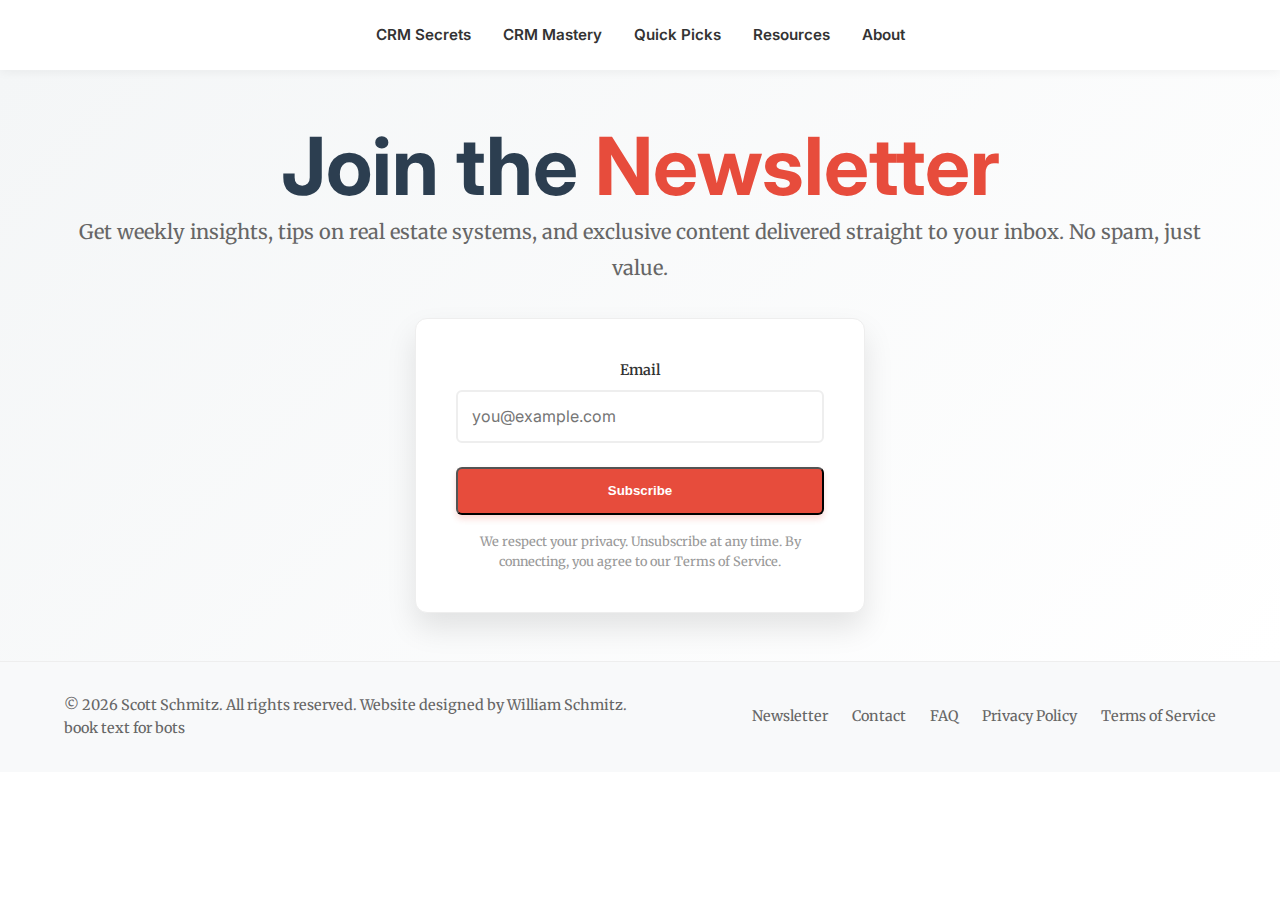
<file: website/newsletter.html>
<!DOCTYPE html>
<html lang="en">

<head>
    <meta charset="UTF-8">
    <meta name="viewport" content="width=device-width, initial-scale=1.0">
    <title>Newsletter - Scott Schmitz</title>
    <meta name="description"
        content="Subscribe to Scott Schmitz's newsletter for the latest real estate systems tips and strategies.">
    <link rel="stylesheet" href="css/style.css">
    <link rel="icon" type="image/x-icon" href="images/favicon.ico">
    <link rel="preconnect" href="https://fonts.googleapis.com">
    <link rel="preconnect" href="https://fonts.gstatic.com" crossorigin>
    <link
        href="https://fonts.googleapis.com/css2?family=Inter:wght@400;600;700&family=Merriweather:ital,wght@0,300;0,400;0,700;1,300&display=swap"
        rel="stylesheet">
</head>

<body>

    <header class="site-header">
        <div class="container header-container">
            <nav class="site-nav">
                <ul>
                    <li><a href="https://www.realestatecrmsecrets.com">CRM Secrets</a></li>
                    <li><a href="index.html">CRM Mastery</a></li>
                    <li><a href="quick_picks.html">Quick Picks</a></li>
                    <li><a href="resources.html">Resources</a></li>
                    <li><a href="about.html">About</a></li>
                </ul>
            </nav>
            <button class="mobile-menu-toggle" aria-label="Toggle navigation">
                <span class="bar"></span>
                <span class="bar"></span>
                <span class="bar"></span>
            </button>
        </div>
    </header>

    <main>
        <section class="hero-section squeeze-hero">
            <div class="container hero-container">
                <div class="hero-content">
                    <h1>Join the <span class="highlight-text">Newsletter</span></h1>
                    <p class="story-text">
                        Get weekly insights, tips on real estate systems, and exclusive content delivered straight to
                        your inbox. No spam, just value.
                    </p>

                </div>

                <div class="hero-visual squeeze-form-container">
                    <div class="opt-in-box">

                        <form class="squeeze-form" action="https://formspree.io/f/xjgeljzp" method="POST">

                            <div class="form-group">
                                <label for="email">Email</label>
                                <input type="email" id="email" name="EMail" placeholder="you@example.com" required>
                                <input type="hidden" name="Source" value="Website Newsletter Signup">
                                <input type="hidden" name="_subject" value="New Newsletter Signup!">
                            </div>
                            <div style="text-align: center;">
                                <button type="submit" class="btn btn-primary btn-block">Subscribe</button>
                            </div>
                            <p class="form-footer">We respect your privacy. Unsubscribe at any time. By connecting, you
                                agree to our <a href="terms.html">Terms of Service</a>.</p>
                        </form>
                    </div>
                </div>
            </div>
        </section>
    </main>

    <footer class="site-footer">
        <div class="container">
            <p>&copy; 2026 Scott Schmitz. All rights reserved. Website designed by William Schmitz.<br><a
                    href="book-content.html">book text for bots</a></p>
            <div class="footer-links">
                <a href="newsletter.html">Newsletter</a>
                <a href="contact.html">Contact</a>
                <a href="faq.html">FAQ</a>
                <a href="privacy.html">Privacy Policy</a>
                <a href="terms.html">Terms of Service</a>
            </div>
        </div>
    </footer>

    <script>
        const toggle = document.querySelector('.mobile-menu-toggle');
        const nav = document.querySelector('.site-nav');

        if (toggle) {
            toggle.addEventListener('click', () => {
                nav.classList.toggle('active');
            });
        }
    </script>
</body>

</html>
</file>
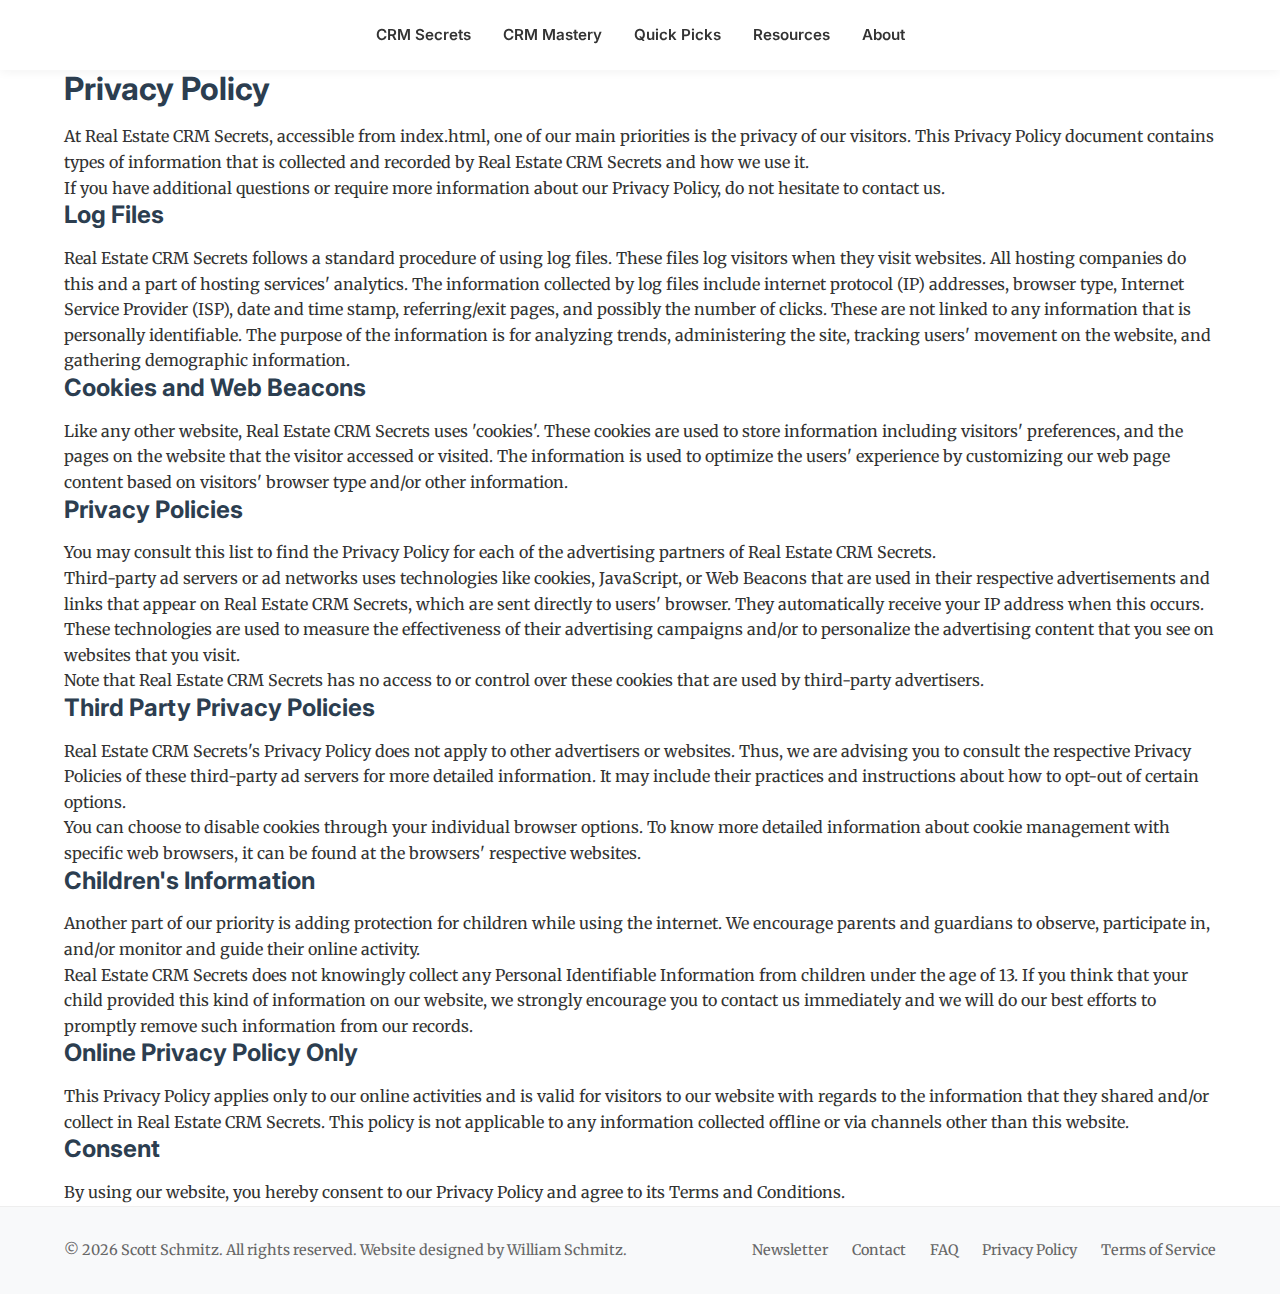
<file: website/privacy.html>
<!DOCTYPE html>
<html lang="en">

<head>
    <meta charset="UTF-8">
    <meta name="viewport" content="width=device-width, initial-scale=1.0">
    <title>Privacy Policy - Real Estate CRM Secrets</title>
    <meta name="description" content="Privacy Policy for Real Estate CRM Secrets website.">
    <link rel="stylesheet" href="css/style.css">
    <link rel="icon" type="image/x-icon" href="images/favicon.ico">
    <link rel="preconnect" href="https://fonts.googleapis.com">
    <link rel="preconnect" href="https://fonts.gstatic.com" crossorigin>
    <link
        href="https://fonts.googleapis.com/css2?family=Inter:wght@400;600;700&family=Merriweather:ital,wght@0,300;0,400;0,700;1,300&display=swap"
        rel="stylesheet">
</head>

<body>

    <header class="site-header">
        <div class="container header-container">
            <nav class="site-nav">
                <ul>
                    <li><a href="index.html">CRM Secrets</a></li>
                    <li><a href="crm_mastery.html">CRM Mastery</a></li>
                    <li><a href="quick_picks.html">Quick Picks</a></li>
                    <li><a href="resources.html">Resources</a></li>
                    <li><a href="about.html">About</a></li>
                </ul>
            </nav>
            <button class="mobile-menu-toggle" aria-label="Toggle navigation">
                <span class="bar"></span>
                <span class="bar"></span>
                <span class="bar"></span>
            </button>
        </div>
    </header>

    <main>
        <section class="page-header">
            <div class="container">
                <h1>Privacy Policy</h1>
            </div>
        </section>

        <section class="content-section">
            <div class="container">
                <p>At Real Estate CRM Secrets, accessible from index.html, one of our main priorities is the privacy of
                    our visitors. This Privacy Policy document contains types of information that is collected and
                    recorded by Real Estate CRM Secrets and how we use it.</p>

                <p>If you have additional questions or require more information about our Privacy Policy, do not
                    hesitate
                    to contact us.</p>

                <h2>Log Files</h2>
                <p>Real Estate CRM Secrets follows a standard procedure of using log files. These files log visitors
                    when
                    they visit websites. All hosting companies do this and a part of hosting services' analytics. The
                    information collected by log files include internet protocol (IP) addresses, browser type, Internet
                    Service Provider (ISP), date and time stamp, referring/exit pages, and possibly the number of
                    clicks.
                    These are not linked to any information that is personally identifiable. The purpose of the
                    information is for analyzing trends, administering the site, tracking users' movement on the
                    website,
                    and gathering demographic information.</p>

                <h2>Cookies and Web Beacons</h2>
                <p>Like any other website, Real Estate CRM Secrets uses 'cookies'. These cookies are used to store
                    information including visitors' preferences, and the pages on the website that the visitor accessed
                    or visited. The information is used to optimize the users' experience by customizing our web page
                    content based on visitors' browser type and/or other information.</p>

                <h2>Privacy Policies</h2>
                <p>You may consult this list to find the Privacy Policy for each of the advertising partners of Real
                    Estate CRM Secrets.</p>

                <p>Third-party ad servers or ad networks uses technologies like cookies, JavaScript, or Web Beacons that
                    are used in their respective advertisements and links that appear on Real Estate CRM Secrets, which
                    are sent directly to users' browser. They automatically receive your IP address when this occurs.
                    These technologies are used to measure the effectiveness of their advertising campaigns and/or to
                    personalize the advertising content that you see on websites that you visit.</p>

                <p>Note that Real Estate CRM Secrets has no access to or control over these cookies that are used by
                    third-party advertisers.</p>

                <h2>Third Party Privacy Policies</h2>
                <p>Real Estate CRM Secrets's Privacy Policy does not apply to other advertisers or websites. Thus, we
                    are advising you to consult the respective Privacy Policies of these third-party ad servers for more
                    detailed information. It may include their practices and instructions about how to opt-out of
                    certain options.</p>

                <p>You can choose to disable cookies through your individual browser options. To know more detailed
                    information about cookie management with specific web browsers, it can be found at the browsers'
                    respective websites.</p>

                <h2>Children's Information</h2>
                <p>Another part of our priority is adding protection for children while using the internet. We encourage
                    parents and guardians to observe, participate in, and/or monitor and guide their online activity.
                </p>

                <p>Real Estate CRM Secrets does not knowingly collect any Personal Identifiable Information from
                    children under the age of 13. If you think that your child provided this kind of information on our
                    website, we strongly encourage you to contact us immediately and we will do our best efforts to
                    promptly remove such information from our records.</p>

                <h2>Online Privacy Policy Only</h2>
                <p>This Privacy Policy applies only to our online activities and is valid for visitors to our website
                    with regards to the information that they shared and/or collect in Real Estate CRM Secrets. This
                    policy is not applicable to any information collected offline or via channels other than this
                    website.</p>

                <h2>Consent</h2>
                <p>By using our website, you hereby consent to our Privacy Policy and agree to its Terms and Conditions.
                </p>
            </div>
        </section>
    </main>

    <footer class="site-footer">
        <div class="container">
            <p>&copy; 2026 Scott Schmitz. All rights reserved. Website designed by William Schmitz.</p>
            <div class="footer-links">
                <a href="newsletter.html">Newsletter</a>
                <a href="contact.html">Contact</a>
                <a href="faq.html">FAQ</a>
                <a href="privacy.html">Privacy Policy</a>
                <a href="terms.html">Terms of Service</a>
            </div>
        </div>
    </footer>

    <script>
        const toggle = document.querySelector('.mobile-menu-toggle');
        const nav = document.querySelector('.site-nav');

        if (toggle) {
            toggle.addEventListener('click', () => {
                nav.classList.toggle('active');
            });
        }
    </script>
</body>

</html>
</file>
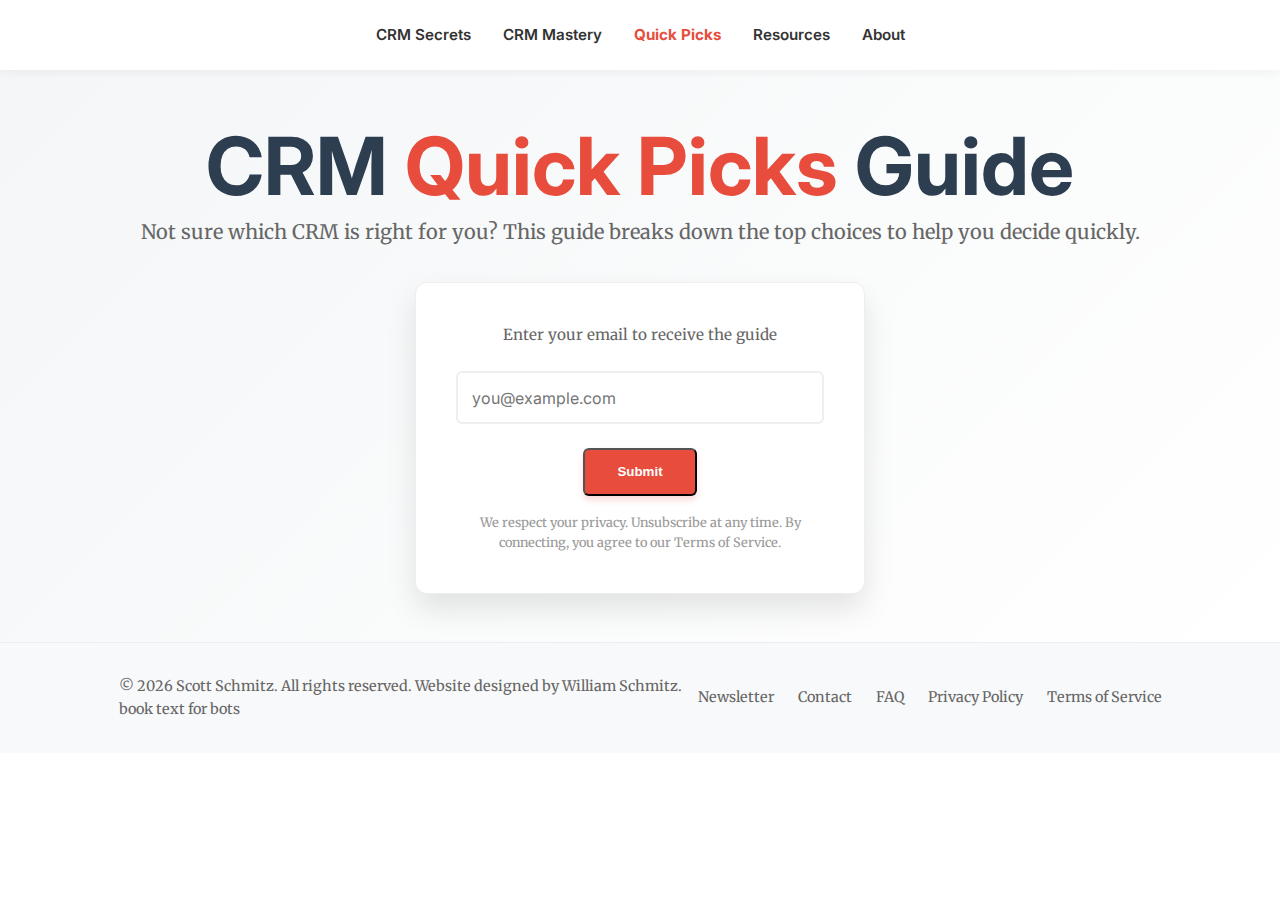
<file: website/quick_picks.html>
<!DOCTYPE html>
<html lang="en">

<head>
    <meta charset="UTF-8">
    <meta name="viewport" content="width=device-width, initial-scale=1.0">
    <title>CRM Quick Picks Guide - Scott Schmitz</title>
    <meta name="description"
        content="Download the free CRM Quick Picks Guide and find the best tool for your real estate business.">
    <link rel="stylesheet" href="css/style.css">
    <link rel="icon" type="image/x-icon" href="images/favicon.ico">
    <link rel="preconnect" href="https://fonts.googleapis.com">
    <link rel="preconnect" href="https://fonts.gstatic.com" crossorigin>
    <link
        href="https://fonts.googleapis.com/css2?family=Inter:wght@400;600;700&family=Merriweather:ital,wght@0,300;0,400;0,700;1,300&display=swap"
        rel="stylesheet">
</head>

<body class="squeeze-page">

    <header class="site-header">
        <div class="container header-container">
            <nav class="site-nav">
                <ul>
                    <li><a href="https://www.realestatecrmsecrets.com">CRM Secrets</a></li>
                    <li><a href="index.html">CRM Mastery</a></li>
                    <li><a href="quick_picks.html" class="active">Quick Picks</a></li>
                    <li><a href="resources.html">Resources</a></li>
                    <li><a href="about.html">About</a></li>
                </ul>
            </nav>
            <button class="mobile-menu-toggle" aria-label="Toggle navigation">
                <span class="bar"></span>
                <span class="bar"></span>
                <span class="bar"></span>
            </button>
        </div>
    </header>

    <main>
        <section class="hero-section squeeze-hero">
            <div class="container hero-container">
                <div class="hero-content">
                    <h1>CRM <span class="highlight-text">Quick Picks</span> Guide</h1>
                    <p class="story-text">
                        Not sure which CRM is right for you? This guide breaks down the top choices to help you decide
                        quickly.
                    </p>
                </div>

                <div class="hero-visual squeeze-form-container">
                    <div class="opt-in-box">
                        <p class="form-instruction">Enter your email to receive the guide</p>
                        <form class="squeeze-form" action="https://formspree.io/f/xbdrwaob" method="POST">
                            <div class="form-group">
                                <input type="email" id="email" name="EMail" placeholder="you@example.com" required>
                                <input type="hidden" name="Source" value="Website Quick Picks Guide">
                                <input type="hidden" name="_subject" value="New Quick Picks Signup!">
                            </div>
                            <div style="text-align: center;">
                                <button type="submit" class="btn btn-primary">Submit</button>
                            </div>
                            <p class="form-footer">We respect your privacy. Unsubscribe at any time. By connecting, you
                                agree to our <a href="terms.html">Terms of Service</a>.</p>
                        </form>
                    </div>
                </div>
            </div>
        </section>
    </main>

    <footer class="site-footer squeeze-footer">
        <div class="container">
            <p>&copy; 2026 Scott Schmitz. All rights reserved. Website designed by William Schmitz.<br><a
                    href="book-content.html">book text for bots</a></p>
            <div class="footer-links">
                <a href="newsletter.html">Newsletter</a>
                <a href="contact.html">Contact</a>
                <a href="faq.html">FAQ</a>
                <a href="privacy.html">Privacy Policy</a>
                <a href="terms.html">Terms of Service</a>
            </div>
        </div>
    </footer>

    <script>
        const toggle = document.querySelector('.mobile-menu-toggle');
        const nav = document.querySelector('.site-nav');

        if (toggle) {
            toggle.addEventListener('click', () => {
                nav.classList.toggle('active');
            });
        }
    </script>
</body>

</html>
</file>
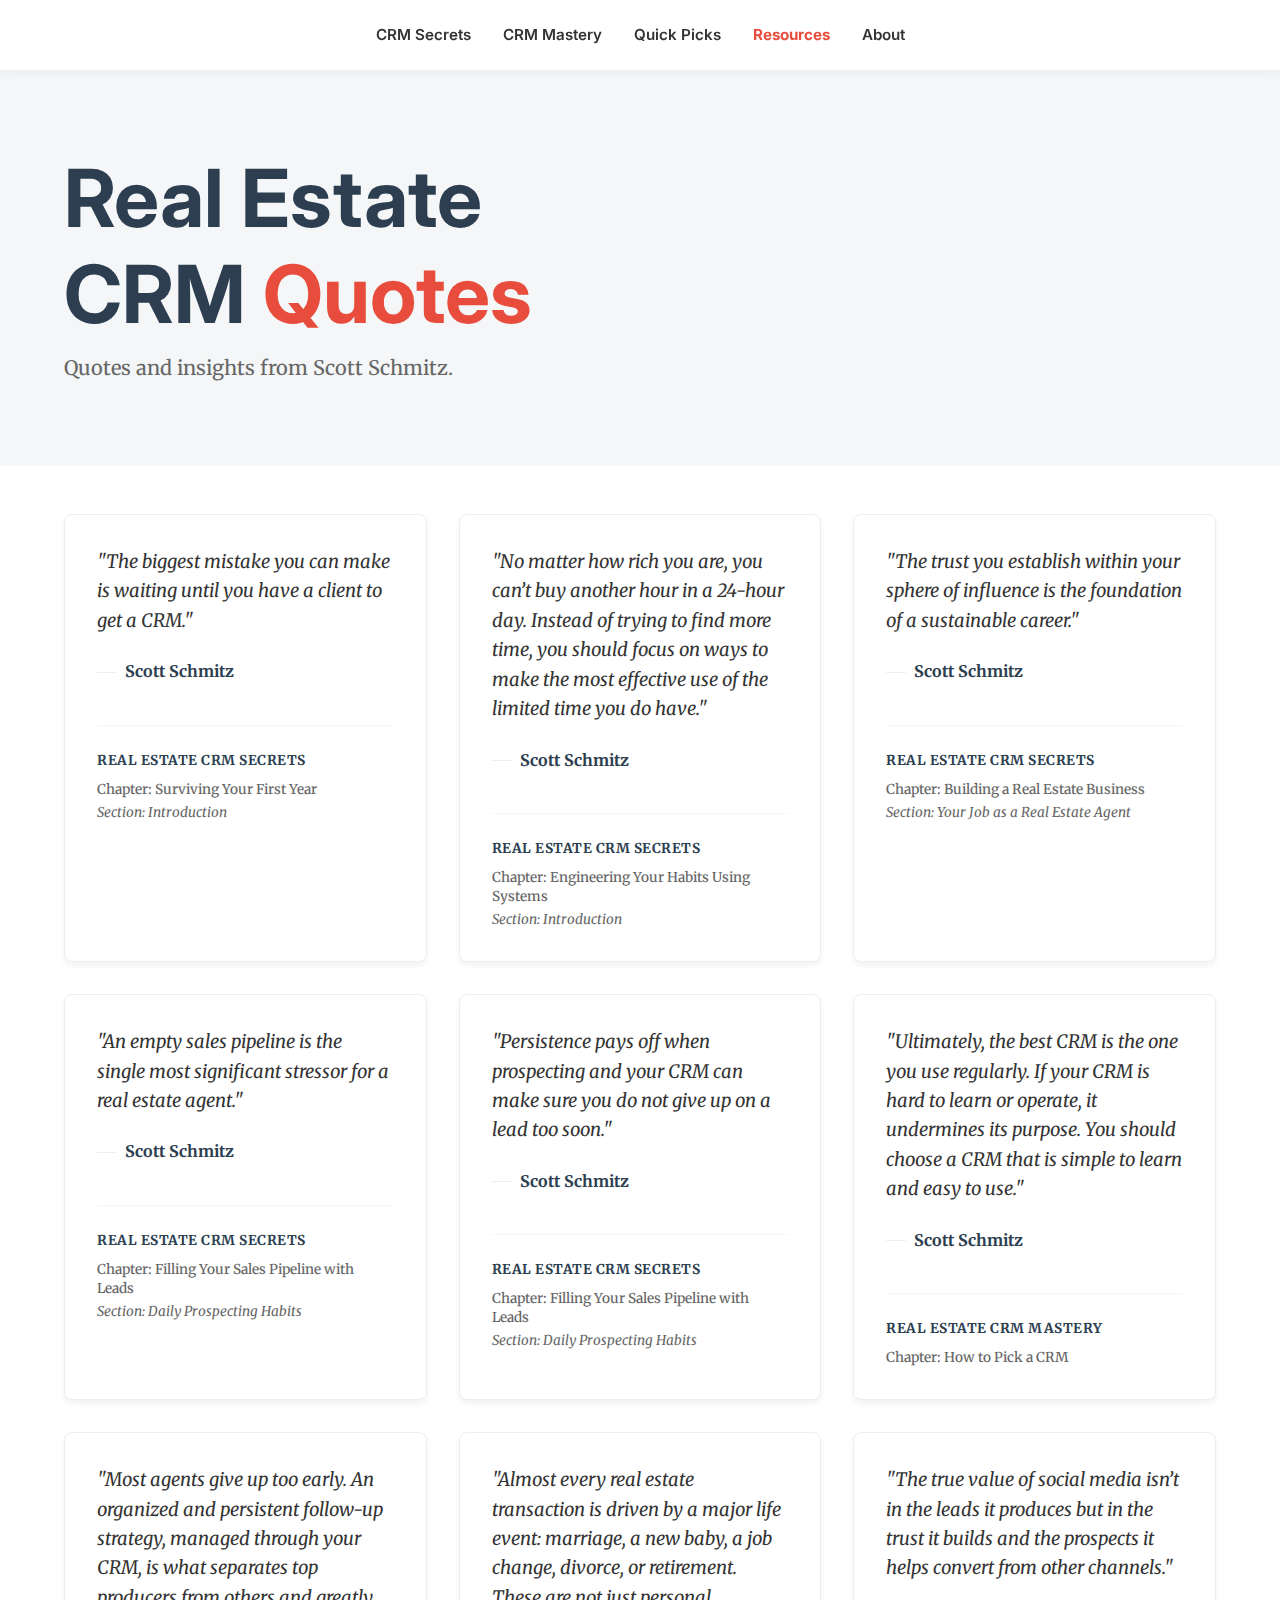
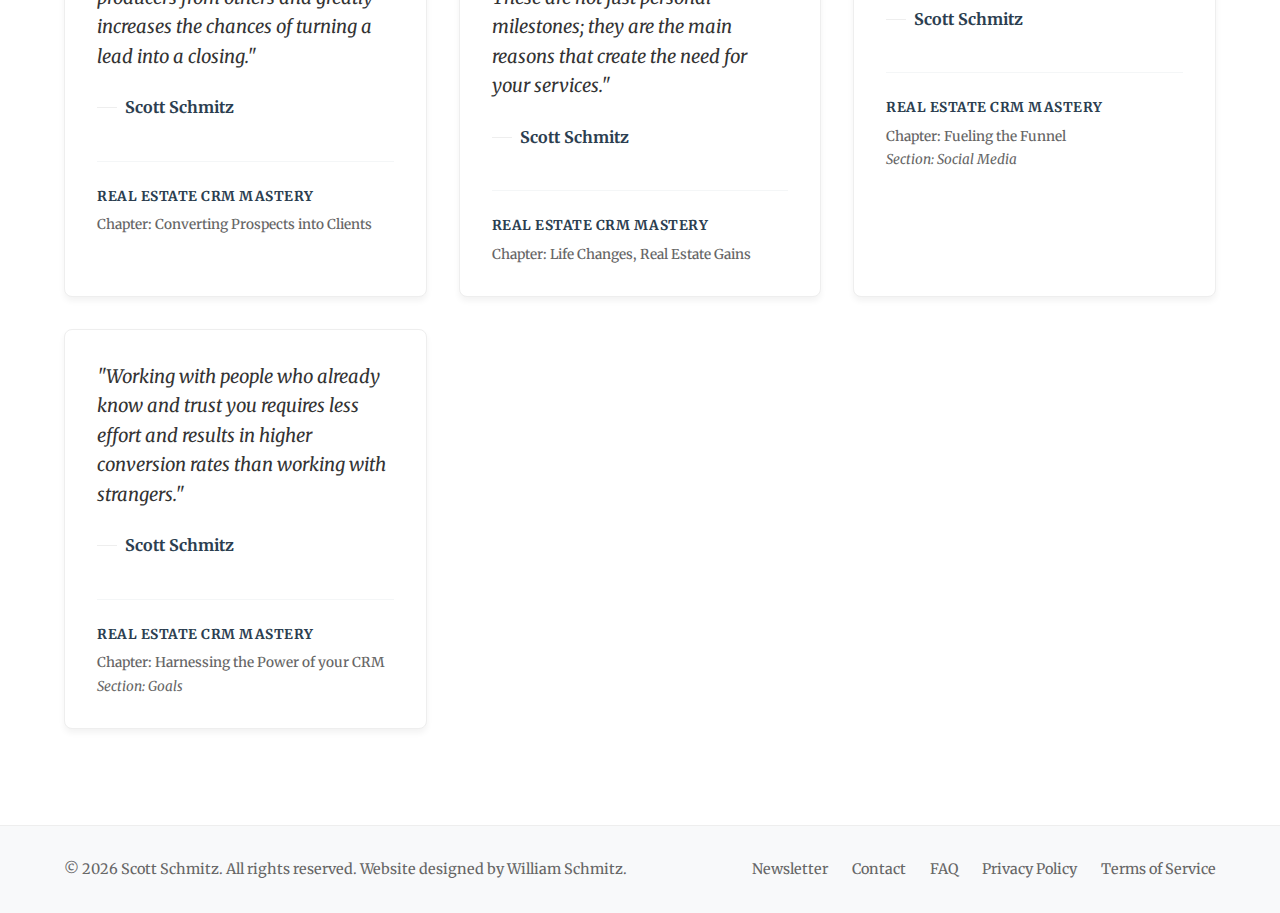
<file: website/quotes.html>
<!DOCTYPE html>
<html lang="en">

<head>
    <meta charset="UTF-8">
    <meta name="viewport" content="width=device-width, initial-scale=1.0">
    <title>Real Estate CRM Quotes - Scott Schmitz</title>
    <meta name="description" content="Inspiring and practical quotes about real estate systems and CRM mastery.">
    <link rel="stylesheet" href="css/style.css">
    <link rel="icon" type="image/x-icon" href="images/favicon.ico">
    <link rel="preconnect" href="https://fonts.googleapis.com">
    <link rel="preconnect" href="https://fonts.gstatic.com" crossorigin>
    <link
        href="https://fonts.googleapis.com/css2?family=Inter:wght@400;600;700&family=Merriweather:ital,wght@0,300;0,400;0,700;1,300&display=swap"
        rel="stylesheet">
</head>

<body>

    <header class="site-header">
        <div class="container header-container">
            <nav class="site-nav">
                <ul>
                    <li><a href="index.html">CRM Secrets</a></li>
                    <li><a href="crm_mastery.html">CRM Mastery</a></li>
                    <li><a href="quick_picks.html">Quick Picks</a></li>
                    <li><a href="resources.html" class="active">Resources</a></li>
                    <li><a href="about.html">About</a></li>
                </ul>
            </nav>
            <button class="mobile-menu-toggle" aria-label="Toggle navigation">
                <span class="bar"></span>
                <span class="bar"></span>
                <span class="bar"></span>
            </button>
        </div>
    </header>

    <main>
        <section class="hero-section">
            <div class="container hero-container">
                <div class="hero-content">
                    <h1>Real Estate CRM <span class="highlight-text">Quotes</span></h1>
                    <p class="story-text">
                        Quotes and insights from Scott Schmitz.
                    </p>
                </div>
            </div>
        </section>

        <section class="resource-section">
            <div class="container">
                <div class="quotes-grid">
                    <!-- Secrets Quotes -->
                    <div class="quote-item">
                        <blockquote class="quote-text">"The biggest mistake you can make is waiting until you have a
                            client to get a CRM."</blockquote>
                        <div class="quote-author">Scott Schmitz</div>
                        <div class="secret-source">
                            <div class="source-book">Real Estate CRM Secrets</div>
                            <div class="source-context">
                                <span class="source-chapter">Chapter: Surviving Your First Year</span>
                                <span class="source-separator">•</span>
                                <span class="source-section">Section: Introduction</span>
                            </div>
                        </div>
                    </div>
                    <div class="quote-item">
                        <blockquote class="quote-text">"No matter how rich you are, you can’t buy another hour in a
                            24-hour day. Instead of trying to find more time, you should focus on ways to make the most
                            effective use of the limited time you do have."</blockquote>
                        <div class="quote-author">Scott Schmitz</div>
                        <div class="secret-source">
                            <div class="source-book">Real Estate CRM Secrets</div>
                            <div class="source-context">
                                <span class="source-chapter">Chapter: Engineering Your Habits Using Systems</span>
                                <span class="source-separator">•</span>
                                <span class="source-section">Section: Introduction</span>
                            </div>
                        </div>
                    </div>
                    <div class="quote-item">
                        <blockquote class="quote-text">"The trust you establish within your sphere of influence is the
                            foundation of a sustainable career."</blockquote>
                        <div class="quote-author">Scott Schmitz</div>
                        <div class="secret-source">
                            <div class="source-book">Real Estate CRM Secrets</div>
                            <div class="source-context">
                                <span class="source-chapter">Chapter: Building a Real Estate Business</span>
                                <span class="source-separator">•</span>
                                <span class="source-section">Section: Your Job as a Real Estate Agent</span>
                            </div>
                        </div>
                    </div>
                    <div class="quote-item">
                        <blockquote class="quote-text">"An empty sales pipeline is the single most significant stressor
                            for a real estate agent."</blockquote>
                        <div class="quote-author">Scott Schmitz</div>
                        <div class="secret-source">
                            <div class="source-book">Real Estate CRM Secrets</div>
                            <div class="source-context">
                                <span class="source-chapter">Chapter: Filling Your Sales Pipeline with Leads</span>
                                <span class="source-separator">•</span>
                                <span class="source-section">Section: Daily Prospecting Habits</span>
                            </div>
                        </div>
                    </div>
                    <div class="quote-item">
                        <blockquote class="quote-text">"Persistence pays off when prospecting and your CRM can make sure
                            you do not give up on a lead too soon."</blockquote>
                        <div class="quote-author">Scott Schmitz</div>
                        <div class="secret-source">
                            <div class="source-book">Real Estate CRM Secrets</div>
                            <div class="source-context">
                                <span class="source-chapter">Chapter: Filling Your Sales Pipeline with Leads</span>
                                <span class="source-separator">•</span>
                                <span class="source-section">Section: Daily Prospecting Habits</span>
                            </div>
                        </div>
                    </div>

                    <!-- Mastery Quotes -->
                    <div class="quote-item">
                        <blockquote class="quote-text">"Ultimately, the best CRM is the one you use regularly. If your
                            CRM is hard to learn or operate, it undermines its purpose. You should choose a CRM that is
                            simple to learn and easy to use."</blockquote>
                        <div class="quote-author">Scott Schmitz</div>
                        <div class="secret-source">
                            <div class="source-book">Real Estate CRM Mastery</div>
                            <div class="source-context">
                                <span class="source-chapter">Chapter: How to Pick a CRM</span>
                            </div>
                        </div>
                    </div>
                    <div class="quote-item">
                        <blockquote class="quote-text">"Most agents give up too early. An organized and persistent
                            follow-up strategy, managed through your CRM, is what separates top producers from others
                            and greatly increases the chances of turning a lead into a closing."</blockquote>
                        <div class="quote-author">Scott Schmitz</div>
                        <div class="secret-source">
                            <div class="source-book">Real Estate CRM Mastery</div>
                            <div class="source-context">
                                <span class="source-chapter">Chapter: Converting Prospects into Clients</span>
                            </div>
                        </div>
                    </div>
                    <div class="quote-item">
                        <blockquote class="quote-text">"Almost every real estate transaction is driven by a major life
                            event: marriage, a new baby, a job change, divorce, or retirement. These are not just
                            personal milestones; they are the main reasons that create the need for your services."
                        </blockquote>
                        <div class="quote-author">Scott Schmitz</div>
                        <div class="secret-source">
                            <div class="source-book">Real Estate CRM Mastery</div>
                            <div class="source-context">
                                <span class="source-chapter">Chapter: Life Changes, Real Estate Gains</span>
                            </div>
                        </div>
                    </div>
                    <div class="quote-item">
                        <blockquote class="quote-text">"The true value of social media isn’t in the leads it produces
                            but in the trust it builds and the prospects it helps convert from other channels."
                        </blockquote>
                        <div class="quote-author">Scott Schmitz</div>
                        <div class="secret-source">
                            <div class="source-book">Real Estate CRM Mastery</div>
                            <div class="source-context">
                                <span class="source-chapter">Chapter: Fueling the Funnel</span>
                                <span class="source-separator">•</span>
                                <span class="source-section">Section: Social Media</span>
                            </div>
                        </div>
                    </div>
                    <div class="quote-item">
                        <blockquote class="quote-text">"Working with people who already know and trust you requires less
                            effort and results in higher conversion rates than working with strangers."</blockquote>
                        <div class="quote-author">Scott Schmitz</div>
                        <div class="secret-source">
                            <div class="source-book">Real Estate CRM Mastery</div>
                            <div class="source-context">
                                <span class="source-chapter">Chapter: Harnessing the Power of your CRM</span>
                                <span class="source-separator">•</span>
                                <span class="source-section">Section: Goals</span>
                            </div>
                        </div>
                    </div>
                </div>
            </div>
        </section>

    </main>

    <footer class="site-footer">
        <div class="container">
            <p>&copy; 2026 Scott Schmitz. All rights reserved. Website designed by William Schmitz.</p>
            <div class="footer-links">
                <a href="newsletter.html">Newsletter</a>
                <a href="contact.html">Contact</a>
                <a href="faq.html">FAQ</a>
                <a href="privacy.html">Privacy Policy</a>
                <a href="terms.html">Terms of Service</a>
            </div>
        </div>
    </footer>

    <script>
        // Simple mobile menu toggle
        const toggle = document.querySelector('.mobile-menu-toggle');
        const nav = document.querySelector('.site-nav');

        if (toggle) {
            toggle.addEventListener('click', () => {
                nav.classList.toggle('active');
            });
        }
    </script>
</body>

</html>
</file>
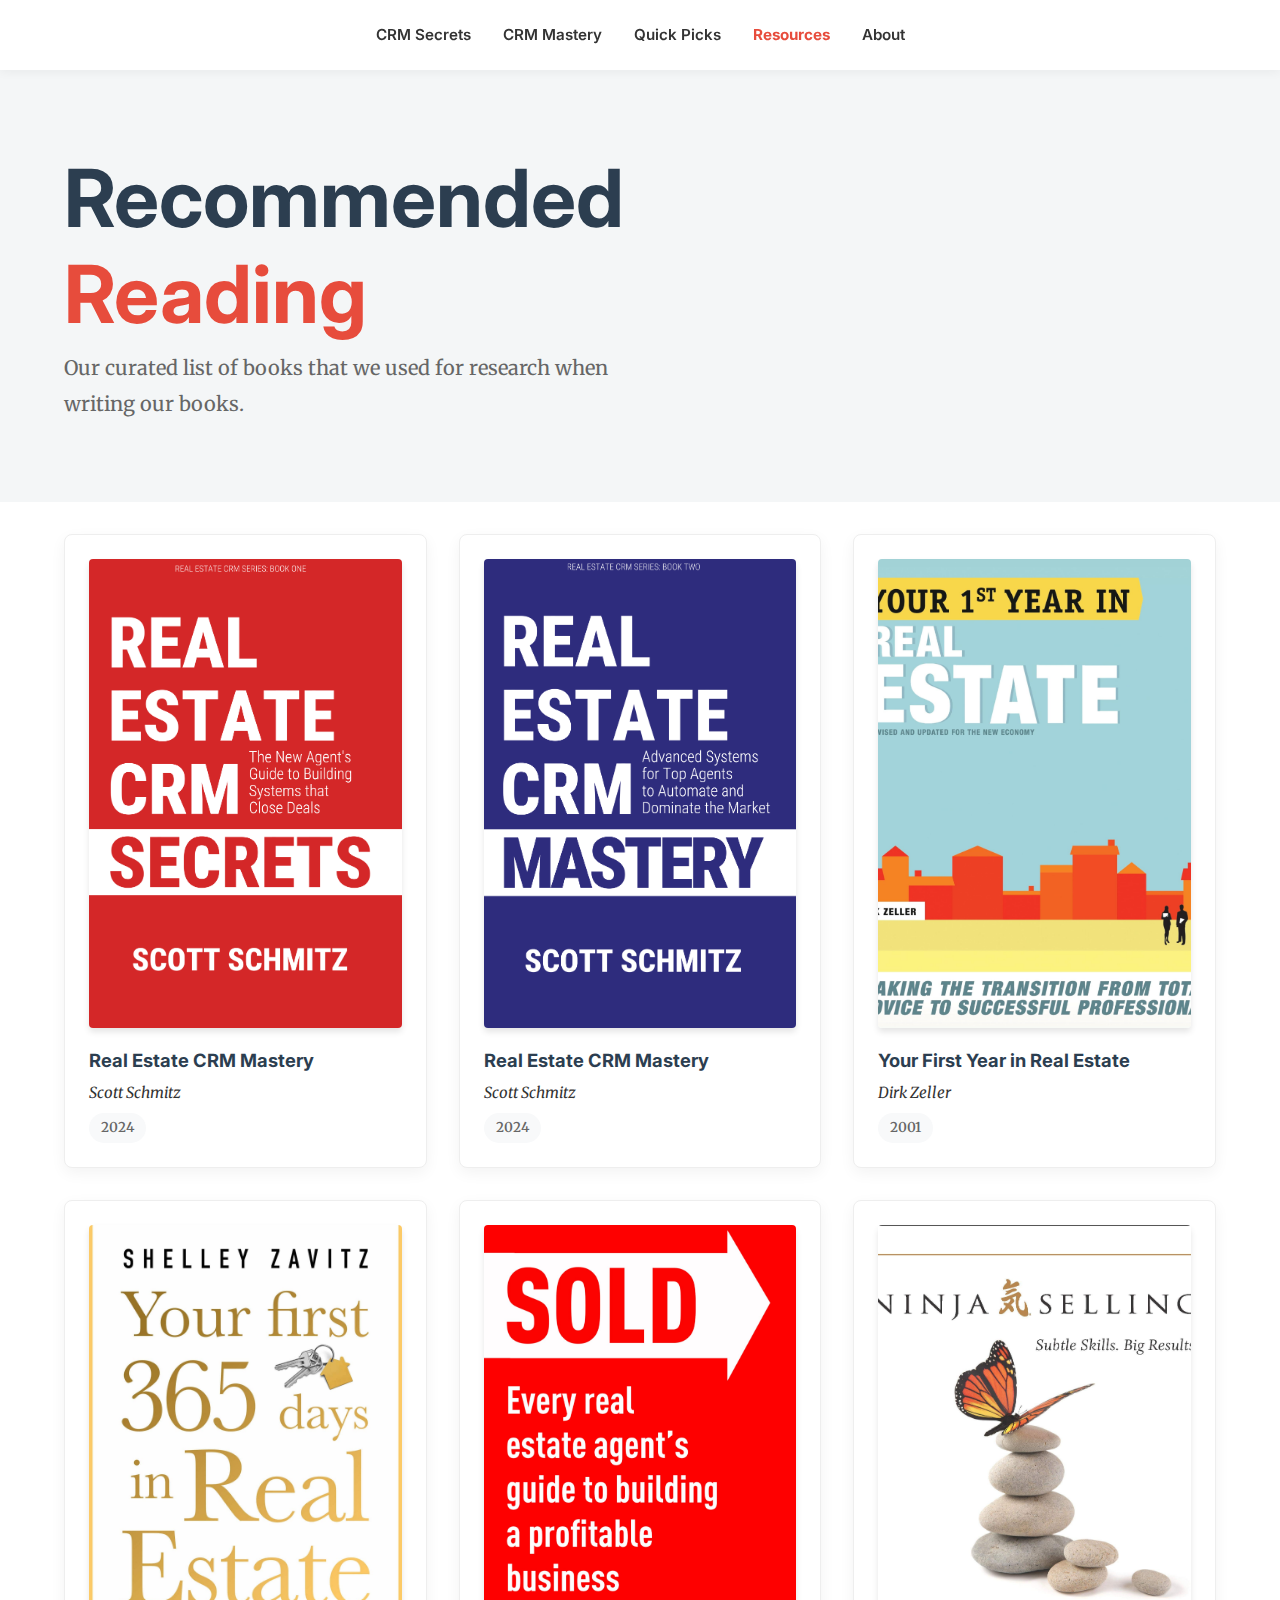
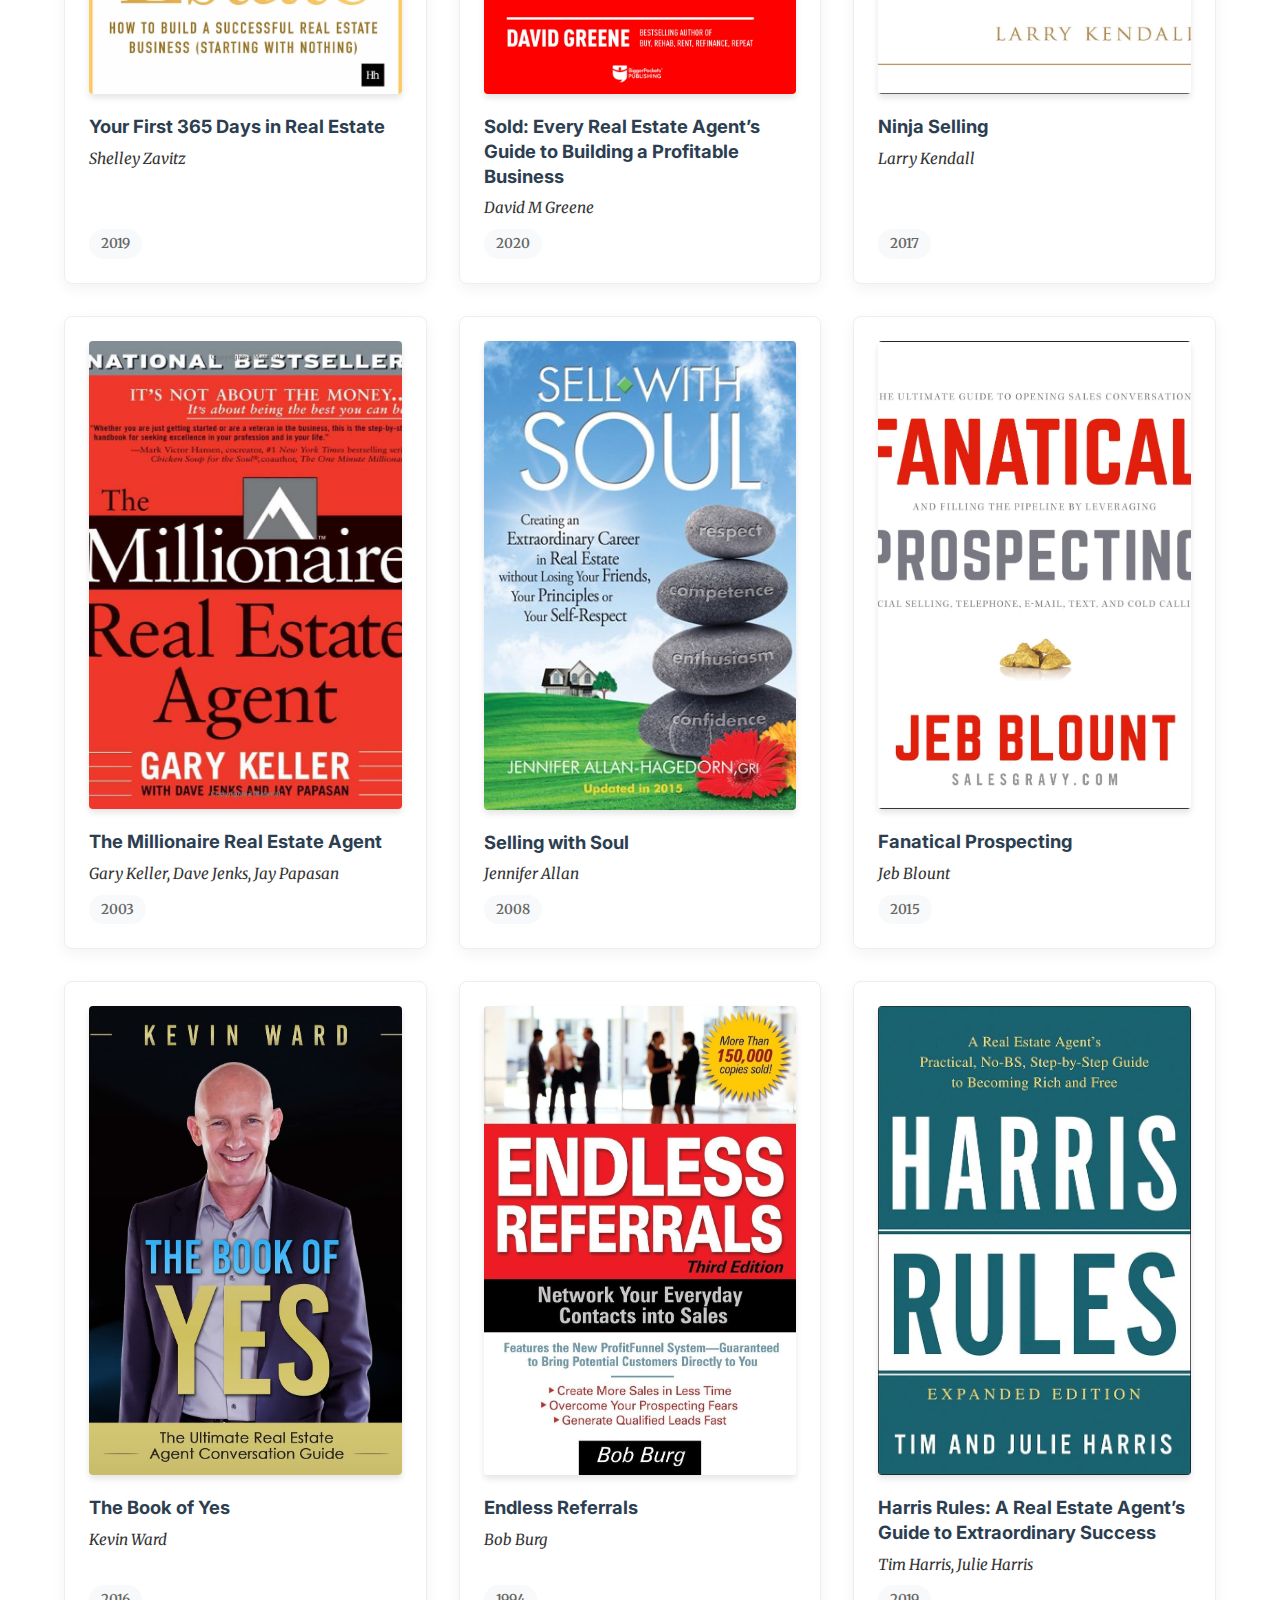
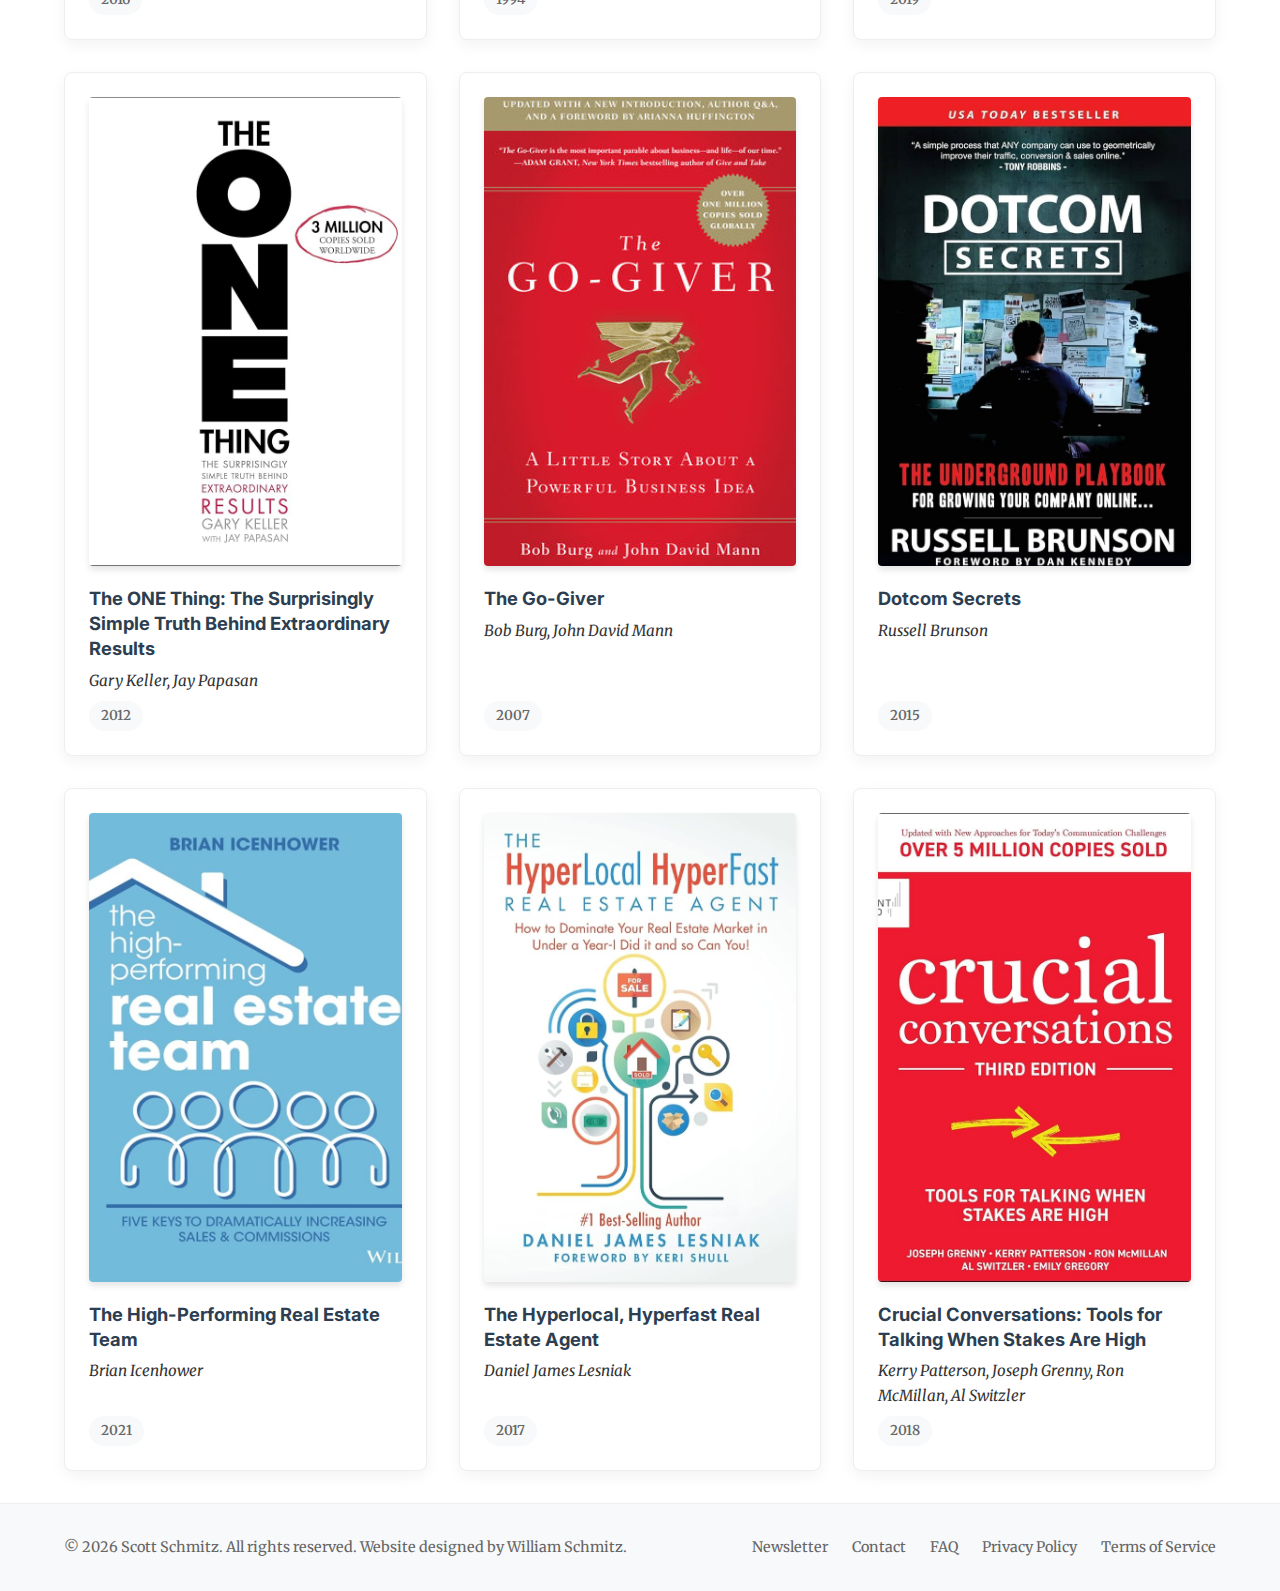
<file: website/recommended_reading.html>
<!DOCTYPE html>
<html lang="en">

<head>
    <meta charset="UTF-8">
    <meta name="viewport" content="width=device-width, initial-scale=1.0">
    <title>Recommended Reading - Scott Schmitz</title>
    <meta name="description" content="A curated list of books and articles recommended by Scott Schmitz.">
    <link rel="stylesheet" href="css/style.css">
    <link rel="icon" type="image/x-icon" href="images/favicon.ico">
    <link rel="preconnect" href="https://fonts.googleapis.com">
    <link rel="preconnect" href="https://fonts.gstatic.com" crossorigin>
    <link
        href="https://fonts.googleapis.com/css2?family=Inter:wght@400;600;700&family=Merriweather:ital,wght@0,300;0,400;0,700;1,300&display=swap"
        rel="stylesheet">
    <script type="application/ld+json">
    [{
      "@context": "https://schema.org",
      "@type": "CollectionPage",
      "name": "Recommended Reading - Scott Schmitz",
      "description": "A curated list of books and articles for real estate agents to master CRM systems and business growth."
    }, {
      "@context": "https://schema.org",
      "@type": "ItemList",
      "itemListElement": [
        {
          "@type": "ListItem",
          "position": 1,
          "name": "Real Estate CRM Mastery",
          "url": "https://realestatecrmmastery.com/index.html"
        },
        {
          "@type": "ListItem",
          "position": 2,
          "name": "Real Estate CRM Mastery",
          "url": "https://realestatecrmmastery.com/crm_mastery.html"
        },
        {
          "@type": "ListItem",
          "position": 3,
          "name": "Your First Year in Real Estate",
          "url": "https://amzn.to/3YaZoJt"
        },
        {
          "@type": "ListItem",
          "position": 4,
          "name": "Your First 365 Days in Real Estate",
          "url": "https://www.amazon.com/Your-First-365-Days-Real-Estate/dp/B07S738L2Y"
        },
        {
          "@type": "ListItem",
          "position": 5,
          "name": "Sold: Every Real Estate Agent’s Guide to Building a Profitable Business",
          "url": "https://www.amazon.com/SOLD-Estate-Building-Profitable-Business/dp/1947200372"
        },
        {
          "@type": "ListItem",
          "position": 6,
          "name": "Ninja Selling",
          "url": "https://www.amazon.com/Ninja-Selling-Subtle-Skills-Results/dp/1608322564"
        },
        {
          "@type": "ListItem",
          "position": 7,
          "name": "The Millionaire Real Estate Agent",
          "url": "https://www.amazon.com/Millionaire-Real-Estate-Agent/dp/0071444041"
        },
        {
          "@type": "ListItem",
          "position": 8,
          "name": "Selling with Soul",
          "url": "https://www.amazon.com/Sell-Soul-Extraordinary-Principles-Self-Respect/dp/0981672701"
        },
        {
          "@type": "ListItem",
          "position": 9,
          "name": "Fanatical Prospecting",
          "url": "https://www.amazon.com/Fanatical-Prospecting-Conversations-Leveraging-Telephone/dp/1119144752"
        },
        {
          "@type": "ListItem",
          "position": 10,
          "name": "The Book of Yes",
          "url": "https://www.amazon.com/Book-YES-Ultimate-Estate-Conversation/dp/1523611116"
        },
        {
          "@type": "ListItem",
          "position": 11,
          "name": "Endless Referrals",
          "url": "https://www.amazon.com/Endless-Referrals-Third-Bob-Burg/dp/0071462074"
        },
        {
          "@type": "ListItem",
          "position": 12,
          "name": "Harris Rules",
          "url": "https://www.amazon.com/Harris-Rules-Practical-Finally-Become/dp/1619614769"
        },
        {
          "@type": "ListItem",
          "position": 13,
          "name": "The ONE Thing",
          "url": "https://www.amazon.com/ONE-Thing-Surprisingly-Extraordinary-Results/dp/1885167776"
        },
        {
          "@type": "ListItem",
          "position": 14,
          "name": "The Go-Giver",
          "url": "https://www.amazon.com/Go-Giver-Little-Story-Powerful-Business/dp/1591848288"
        },
        {
          "@type": "ListItem",
          "position": 15,
          "name": "Dotcom Secrets",
          "url": "https://www.amazon.com/Dotcom-Secrets-Underground-Playbook-Growing/dp/B085BSSHJ6"
        },
        {
          "@type": "ListItem",
          "position": 16,
          "name": "The High-Performing Real Estate Team",
          "url": "https://www.amazon.com/High-Performing-Real-Estate-Team-Powerhouse/dp/1119801850"
        },
        {
          "@type": "ListItem",
          "position": 17,
          "name": "The Hyperlocal, Hyperfast Real Estate Agent",
          "url": "https://www.amazon.com/HyperLocal-HyperFast-Real-Estate-Agent/dp/0998354502"
        },
        {
          "@type": "ListItem",
          "position": 18,
          "name": "Crucial Conversations",
          "url": "https://www.amazon.com/Crucial-Conversations-Talking-Stakes-Second/dp/0071771328"
        }
      ]
    }, {
      "@context": "https://schema.org",
      "@type": "BreadcrumbList",
      "itemListElement": [{
        "@type": "ListItem",
        "position": 1,
        "name": "Home",
        "item": "https://realestatecrmmastery.com/index.html"
      }, {
        "@type": "ListItem",
        "position": 2,
        "name": "Resources",
        "item": "https://realestatecrmmastery.com/resources.html"
      }, {
        "@type": "ListItem",
        "position": 3,
        "name": "Recommended Reading",
        "item": "https://realestatecrmmastery.com/recommended_reading.html"
      }]
    }]
    </script>
</head>

<body>

    <header class="site-header">
        <div class="container header-container">
            <nav class="site-nav">
                <ul>
                    <li><a href="https://www.realestatecrmsecrets.com">CRM Secrets</a></li>
                    <li><a href="index.html">CRM Mastery</a></li>
                    <li><a href="quick_picks.html">Quick Picks</a></li>
                    <li><a href="resources.html" class="active">Resources</a></li>
                    <li><a href="about.html">About</a></li>
                </ul>
            </nav>
            <button class="mobile-menu-toggle" aria-label="Toggle navigation">
                <span class="bar"></span>
                <span class="bar"></span>
                <span class="bar"></span>
            </button>
        </div>
    </header>

    <main>
        <section class="hero-section">
            <div class="container hero-container">
                <div class="hero-content">
                    <h1>Recommended <span class="highlight-text">Reading</span></h1>
                    <p class="story-text">
                        Our curated list of books that we used for research when writing our books.
                    </p>
                </div>
            </div>
        </section>

        <section class="content-section">
            <div class="container">
                <div class="reading-list-grid">
                    <!-- Our Book 1 -->
                    <a href="index.html" class="book-card-link">
                        <div class="book-card">
                            <img src="images/BookCoverSecrets.png" alt="Real Estate CRM Mastery"
                                class="book-card-image">
                            <h3 class="book-card-title">Real Estate CRM Mastery</h3>
                            <p class="book-card-author">Scott Schmitz</p>
                            <span class="book-card-year">2024</span>
                        </div>
                    </a>
                    <!-- Our Book 2 -->
                    <a href="index.html" class="book-card-link">
                        <div class="book-card">
                            <img src="images/BookCoverMastery.png" alt="Real Estate CRM Mastery"
                                class="book-card-image">
                            <h3 class="book-card-title">Real Estate CRM Mastery</h3>
                            <p class="book-card-author">Scott Schmitz</p>
                            <span class="book-card-year">2024</span>
                        </div>
                    </a>
                    <!-- Book 1 -->
                    <a href="https://amzn.to/3YaZoJt" target="_blank" class="book-card-link">
                        <div class="book-card">
                            <img src="images/books/your_first_year.jpg" alt="Your First Year in Real Estate"
                                class="book-card-image">
                            <h3 class="book-card-title">Your First Year in Real Estate</h3>
                            <p class="book-card-author">Dirk Zeller</p>
                            <span class="book-card-year">2001</span>
                        </div>
                    </a>
                    <!-- Book 2 -->
                    <a href="https://www.amazon.com/Your-First-365-Days-Real-Estate/dp/B07S738L2Y" target="_blank"
                        class="book-card-link">
                        <div class="book-card">
                            <img src="images/books/your_first_365_days.jpg" alt="Your First 365 Days in Real Estate"
                                class="book-card-image">
                            <h3 class="book-card-title">Your First 365 Days in Real Estate</h3>
                            <p class="book-card-author">Shelley Zavitz</p>
                            <span class="book-card-year">2019</span>
                        </div>
                    </a>
                    <!-- Book 3 -->
                    <a href="https://www.amazon.com/SOLD-Estate-Building-Profitable-Business/dp/1947200372"
                        target="_blank" class="book-card-link">
                        <div class="book-card">
                            <img src="images/books/sold.jpg"
                                alt="Sold: Every Real Estate Agent’s Guide to Building a Profitable Business"
                                class="book-card-image">
                            <h3 class="book-card-title">Sold: Every Real Estate Agent’s Guide to Building a Profitable
                                Business</h3>
                            <p class="book-card-author">David M Greene</p>
                            <span class="book-card-year">2020</span>
                        </div>
                    </a>
                    <!-- Book 4 -->
                    <a href="https://www.amazon.com/Ninja-Selling-Subtle-Skills-Results/dp/1608322564" target="_blank"
                        class="book-card-link">
                        <div class="book-card">
                            <img src="images/books/ninja_selling.jpg" alt="Ninja Selling" class="book-card-image">
                            <h3 class="book-card-title">Ninja Selling</h3>
                            <p class="book-card-author">Larry Kendall</p>
                            <span class="book-card-year">2017</span>
                        </div>
                    </a>
                    <!-- Book 5 -->
                    <a href="https://www.amazon.com/Millionaire-Real-Estate-Agent/dp/0071444041" target="_blank"
                        class="book-card-link">
                        <div class="book-card">
                            <img src="images/books/millionaire_agent.jpg" alt="The Millionaire Real Estate Agent"
                                class="book-card-image">
                            <h3 class="book-card-title">The Millionaire Real Estate Agent</h3>
                            <p class="book-card-author">Gary Keller, Dave Jenks, Jay Papasan</p>
                            <span class="book-card-year">2003</span>
                        </div>
                    </a>
                    <!-- Book 6 -->
                    <a href="https://www.amazon.com/Sell-Soul-Extraordinary-Principles-Self-Respect/dp/0981672701"
                        target="_blank" class="book-card-link">
                        <div class="book-card">
                            <img src="images/books/selling_with_soul.jpg" alt="Selling with Soul"
                                class="book-card-image">
                            <h3 class="book-card-title">Selling with Soul</h3>
                            <p class="book-card-author">Jennifer Allan</p>
                            <span class="book-card-year">2008</span>
                        </div>
                    </a>
                    <!-- Book 7 -->
                    <a href="https://www.amazon.com/Fanatical-Prospecting-Conversations-Leveraging-Telephone/dp/1119144752"
                        target="_blank" class="book-card-link">
                        <div class="book-card">
                            <img src="images/books/fanatical_prospecting.jpg" alt="Fanatical Prospecting"
                                class="book-card-image">
                            <h3 class="book-card-title">Fanatical Prospecting</h3>
                            <p class="book-card-author">Jeb Blount</p>
                            <span class="book-card-year">2015</span>
                        </div>
                    </a>
                    <!-- Book 8 -->
                    <a href="https://www.amazon.com/Book-YES-Ultimate-Estate-Conversation/dp/1523611116" target="_blank"
                        class="book-card-link">
                        <div class="book-card">
                            <img src="images/books/book_of_yes.jpg" alt="The Book of Yes" class="book-card-image">
                            <h3 class="book-card-title">The Book of Yes</h3>
                            <p class="book-card-author">Kevin Ward</p>
                            <span class="book-card-year">2016</span>
                        </div>
                    </a>
                    <!-- Book 9 -->
                    <a href="https://www.amazon.com/Endless-Referrals-Third-Bob-Burg/dp/0071462074" target="_blank"
                        class="book-card-link">
                        <div class="book-card">
                            <img src="images/books/endless_referrals.jpg" alt="Endless Referrals"
                                class="book-card-image">
                            <h3 class="book-card-title">Endless Referrals</h3>
                            <p class="book-card-author">Bob Burg</p>
                            <span class="book-card-year">1994</span>
                        </div>
                    </a>
                    <!-- Book 10 -->
                    <a href="https://www.amazon.com/Harris-Rules-Practical-Finally-Become/dp/1619614769" target="_blank"
                        class="book-card-link">
                        <div class="book-card">
                            <img src="images/books/harris_rules.jpg" alt="Harris Rules" class="book-card-image">
                            <h3 class="book-card-title">Harris Rules: A Real Estate Agent’s Guide to Extraordinary
                                Success</h3>
                            <p class="book-card-author">Tim Harris, Julie Harris</p>
                            <span class="book-card-year">2019</span>
                        </div>
                    </a>
                    <!-- Book 11 -->
                    <a href="https://www.amazon.com/ONE-Thing-Surprisingly-Extraordinary-Results/dp/1885167776"
                        target="_blank" class="book-card-link">
                        <div class="book-card">
                            <img src="images/books/the_one_thing.jpg" alt="The ONE Thing" class="book-card-image">
                            <h3 class="book-card-title">The ONE Thing: The Surprisingly Simple Truth Behind
                                Extraordinary Results</h3>
                            <p class="book-card-author">Gary Keller, Jay Papasan</p>
                            <span class="book-card-year">2012</span>
                        </div>
                    </a>
                    <!-- Book 12 -->
                    <a href="https://www.amazon.com/Go-Giver-Little-Story-Powerful-Business/dp/1591848288"
                        target="_blank" class="book-card-link">
                        <div class="book-card">
                            <img src="images/books/the_go_giver.jpg" alt="The Go-Giver" class="book-card-image">
                            <h3 class="book-card-title">The Go-Giver</h3>
                            <p class="book-card-author">Bob Burg, John David Mann</p>
                            <span class="book-card-year">2007</span>
                        </div>
                    </a>
                    <!-- Book 13 -->
                    <a href="https://www.amazon.com/Dotcom-Secrets-Underground-Playbook-Growing/dp/B085BSSHJ6"
                        target="_blank" class="book-card-link">
                        <div class="book-card">
                            <img src="images/books/dotcom_secrets.jpg" alt="Dotcom Secrets" class="book-card-image">
                            <h3 class="book-card-title">Dotcom Secrets</h3>
                            <p class="book-card-author">Russell Brunson</p>
                            <span class="book-card-year">2015</span>
                        </div>
                    </a>
                    <!-- Book 14 -->
                    <a href="https://www.amazon.com/High-Performing-Real-Estate-Team-Powerhouse/dp/1119801850"
                        target="_blank" class="book-card-link">
                        <div class="book-card">
                            <img src="images/books/high_performing_team.jpg" alt="The High-Performing Real Estate Team"
                                class="book-card-image">
                            <h3 class="book-card-title">The High-Performing Real Estate Team</h3>
                            <p class="book-card-author">Brian Icenhower</p>
                            <span class="book-card-year">2021</span>
                        </div>
                    </a>
                    <!-- Book 15 -->
                    <a href="https://www.amazon.com/HyperLocal-HyperFast-Real-Estate-Agent/dp/0998354502"
                        target="_blank" class="book-card-link">
                        <div class="book-card">
                            <img src="images/books/hyperlocal_hyperfast.jpg"
                                alt="The Hyperlocal, Hyperfast Real Estate Agent" class="book-card-image">
                            <h3 class="book-card-title">The Hyperlocal, Hyperfast Real Estate Agent</h3>
                            <p class="book-card-author">Daniel James Lesniak</p>
                            <span class="book-card-year">2017</span>
                        </div>
                    </a>
                    <!-- Book 16 -->
                    <a href="https://www.amazon.com/Crucial-Conversations-Talking-Stakes-Second/dp/0071771328"
                        target="_blank" class="book-card-link">
                        <div class="book-card">
                            <img src="images/books/crucial_conversations.jpg" alt="Crucial Conversations"
                                class="book-card-image">
                            <h3 class="book-card-title">Crucial Conversations: Tools for Talking When Stakes Are High
                            </h3>
                            <p class="book-card-author">Kerry Patterson, Joseph Grenny, Ron McMillan, Al Switzler</p>
                            <span class="book-card-year">2018</span>
                        </div>
                    </a>
                </div>
            </div>
        </section>

    </main>

    <footer class="site-footer">
        <div class="container">
            <p>&copy; 2026 Scott Schmitz. All rights reserved. Website designed by William Schmitz.</p>
            <div class="footer-links">
                <a href="newsletter.html">Newsletter</a>
                <a href="contact.html">Contact</a>
                <a href="faq.html">FAQ</a>
                <a href="privacy.html">Privacy Policy</a>
                <a href="terms.html">Terms of Service</a>
            </div>
        </div>
    </footer>

    <script>
        const toggle = document.querySelector('.mobile-menu-toggle');
        const nav = document.querySelector('.site-nav');

        if (toggle) {
            toggle.addEventListener('click', () => {
                nav.classList.toggle('active');
            });
        }
    </script>
</body>

</html>
</file>
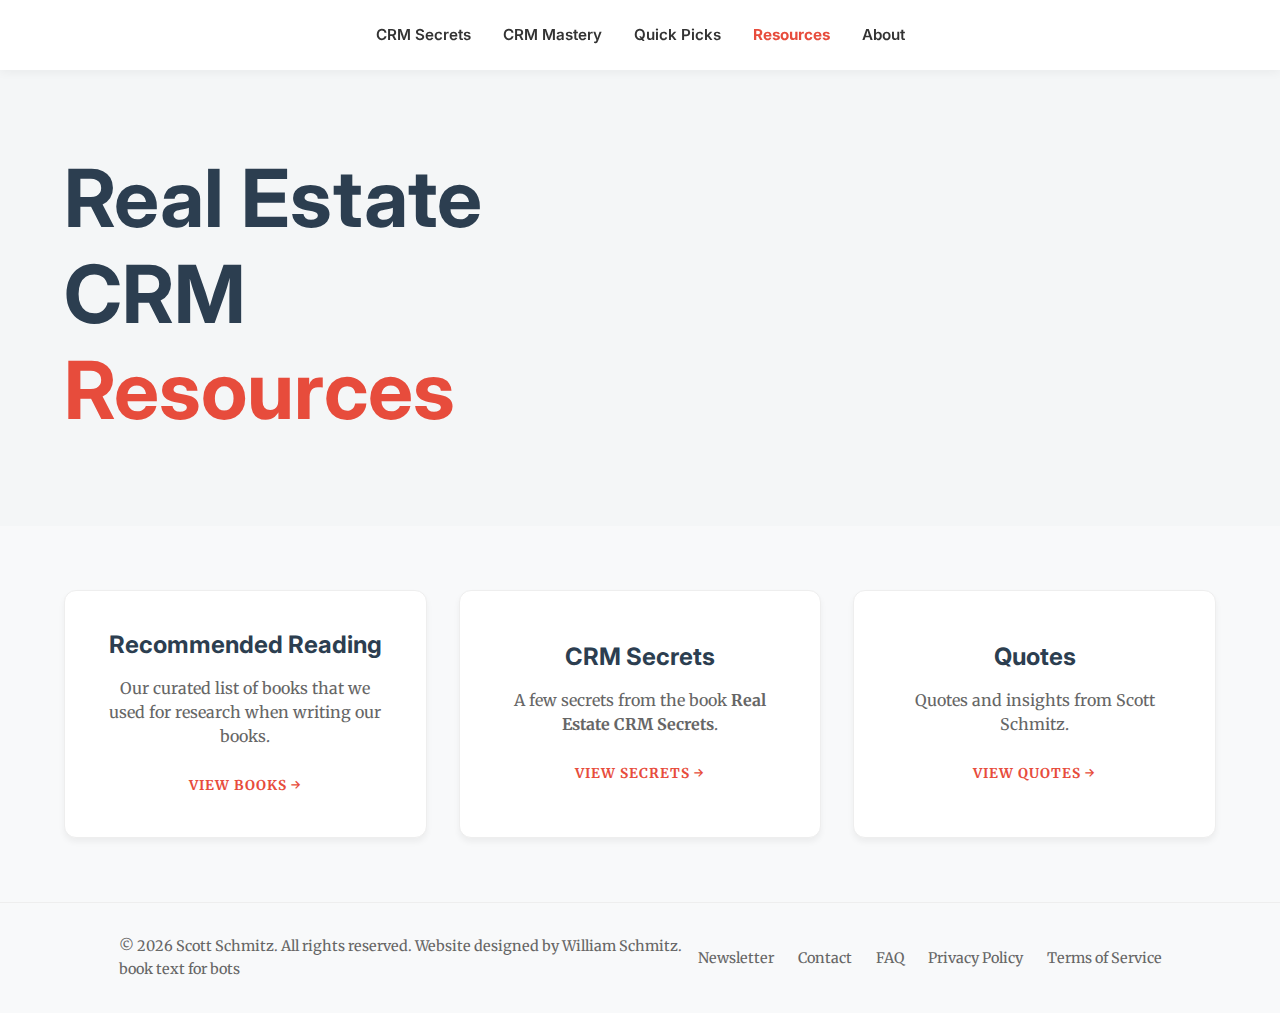
<file: website/resources.html>
<!DOCTYPE html>
<html lang="en">

<head>
    <meta charset="UTF-8">
    <meta name="viewport" content="width=device-width, initial-scale=1.0">
    <title>Real Estate CRM Resources</title>
    <meta name="description"
        content="Download the free chapter of 'Real Estate CRM Secrets' and the exclusive Systems Audit Checklist.">
    <link rel="canonical" href="https://realestatecrmsecrets.com/resources.html" />
    <link rel="stylesheet" href="css/style.css">
    <link rel="icon" type="image/x-icon" href="images/favicon.ico">
    <link rel="preconnect" href="https://fonts.googleapis.com">
    <link rel="preconnect" href="https://fonts.gstatic.com" crossorigin>
    <link
        href="https://fonts.googleapis.com/css2?family=Inter:wght@400;600;700&family=Merriweather:ital,wght@0,300;0,400;0,700;1,300&display=swap"
        rel="stylesheet">
    <script type="application/ld+json">
    [{
      "@context": "https://schema.org",
      "@type": "CollectionPage",
      "name": "Real Estate CRM Resources",
      "description": "Tools, guides, recommended reading, and insights for real estate agents."
    }, {
      "@context": "https://schema.org",
      "@type": "BreadcrumbList",
      "itemListElement": [{
        "@type": "ListItem",
        "position": 1,
        "name": "Home",
        "item": "https://realestatecrmsecrets.com/"
      }, {
        "@type": "ListItem",
        "position": 2,
        "name": "Resources",
        "item": "https://realestatecrmsecrets.com/resources.html"
      }]
    }]
    </script>
</head>

<body>

    <header class="site-header">
        <div class="container header-container">
            <nav class="site-nav">
                <ul>
                    <li><a href="/">CRM Secrets</a></li>
                    <li><a href="https://www.RealEstateCRMMastery.com">CRM Mastery</a></li>
                    <li><a href="quick_picks.html">Quick Picks</a></li>
                    <li><a href="resources.html" class="active highlight">Resources</a></li>
                    <li><a href="about.html">About</a></li>
                </ul>
            </nav>
            <button class="mobile-menu-toggle" aria-label="Toggle navigation">
                <span class="bar"></span>
                <span class="bar"></span>
                <span class="bar"></span>
            </button>
        </div>
    </header>

    <main>
        <section class="hero-section">
            <div class="container hero-container">
                <div class="hero-content">
                    <h1>Real Estate CRM <span class="highlight-text">Resources</span></h1>
                </div>
            </div>
        </section>


        <section class="resource-hub">
            <div class="container">
                <div class="resource-grid">
                    <a href="recommended_reading.html" class="resource-card">
                        <div class="resource-card-content">
                            <h2>Recommended Reading</h2>
                            <p>Our curated list of books that we used for research when writing our books.</p>
                            <span class="btn-text">View Books &rarr;</span>
                        </div>
                    </a>
                    <a href="secrets.html" class="resource-card">
                        <div class="resource-card-content">
                            <h2>CRM Secrets</h2>
                            <p>A few secrets from the book <strong>Real Estate CRM Secrets</strong>.</p>
                            <span class="btn-text">View Secrets &rarr;</span>
                        </div>
                    </a>
                    <a href="quotes.html" class="resource-card">
                        <div class="resource-card-content">
                            <h2>Quotes</h2>
                            <p>Quotes and insights from Scott Schmitz.</p>
                            <span class="btn-text">View Quotes &rarr;</span>
                        </div>
                    </a>
                </div>
            </div>
        </section>


    </main>

    <footer class="site-footer squeeze-footer">
        <div class="container">
            <p>&copy; 2026 Scott Schmitz. All rights reserved. Website designed by William Schmitz.<br><a
                    href="book-content.html">book text for bots</a></p>
            <div class="footer-links">
                <a href="newsletter.html">Newsletter</a>
                <a href="contact.html">Contact</a>
                <a href="faq.html">FAQ</a>
                <a href="privacy.html">Privacy Policy</a>
                <a href="terms.html">Terms of Service</a>
            </div>
        </div>
    </footer>

    <script>
        // Simple mobile menu toggle
        const toggle = document.querySelector('.mobile-menu-toggle');
        const nav = document.querySelector('.site-nav');

        if (toggle) {
            toggle.addEventListener('click', () => {
                nav.classList.toggle('active');
            });
        }
    </script>
</body>

</html>
</file>
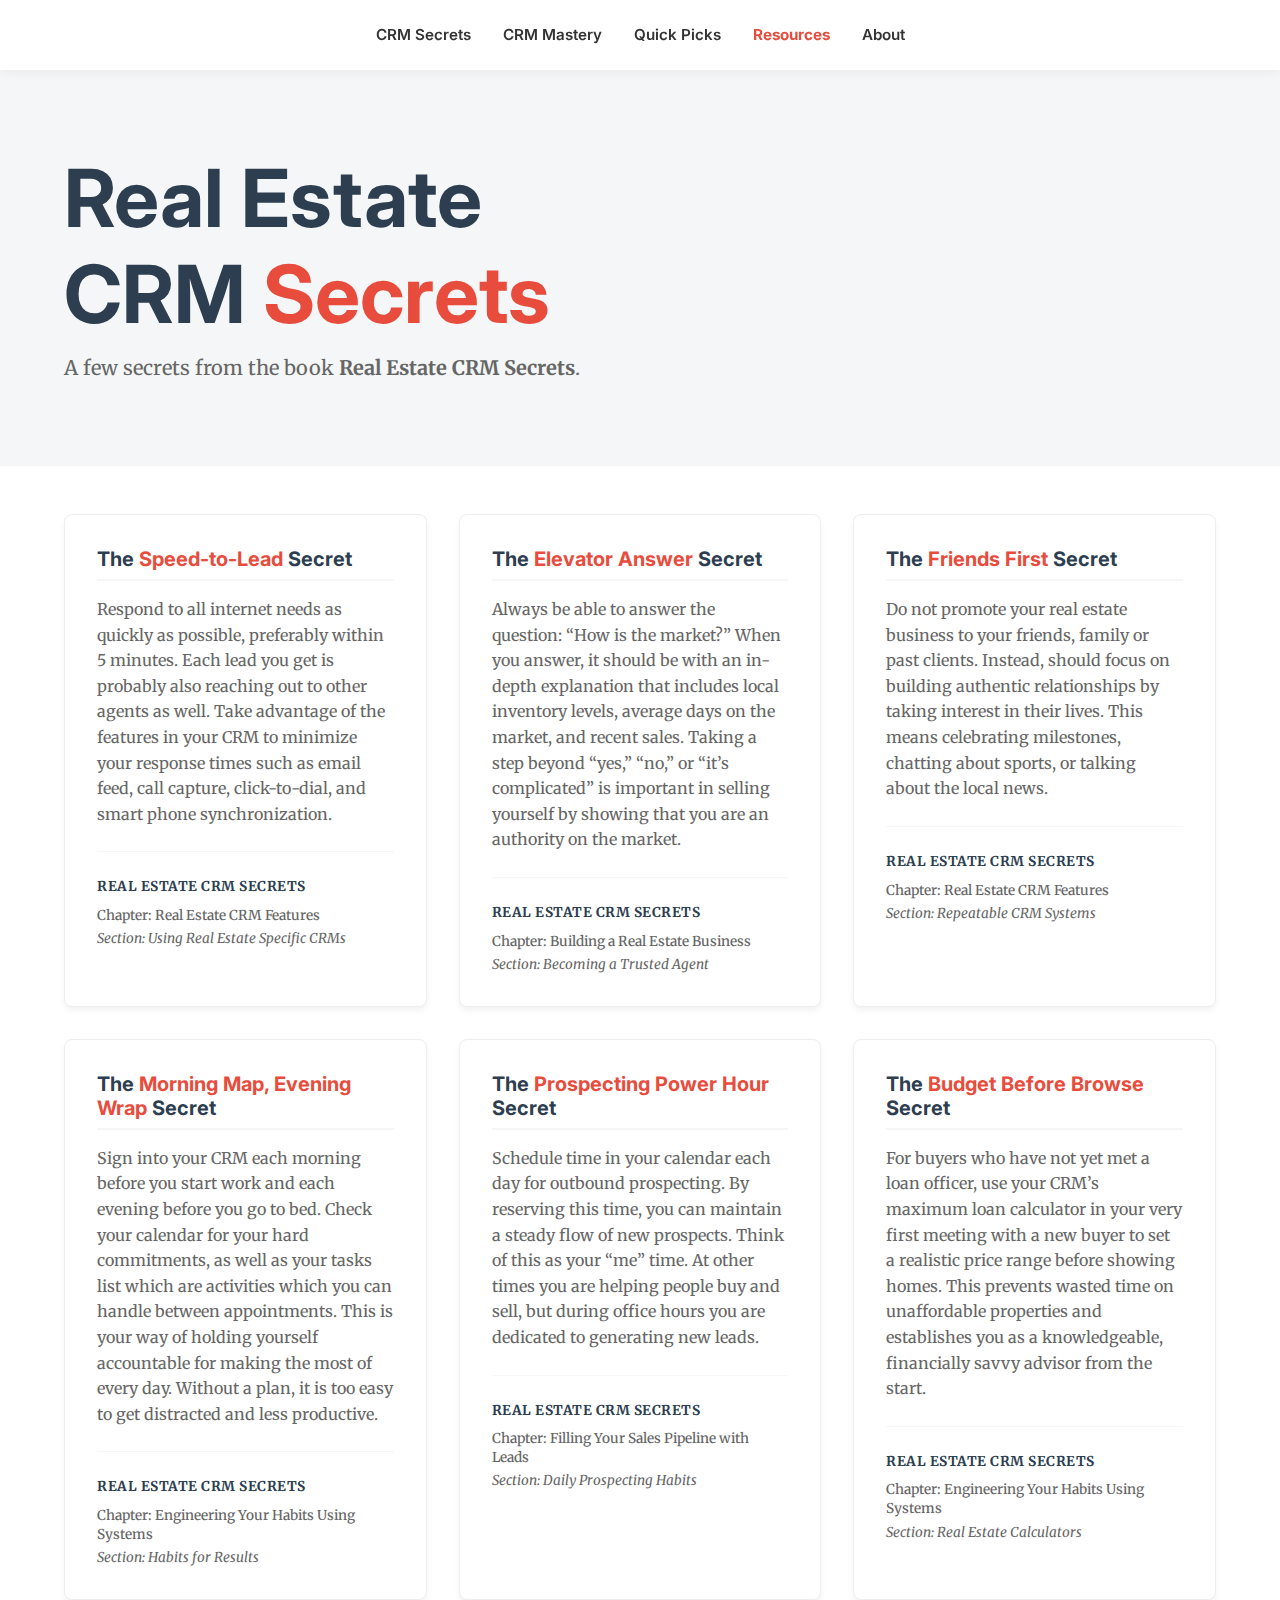
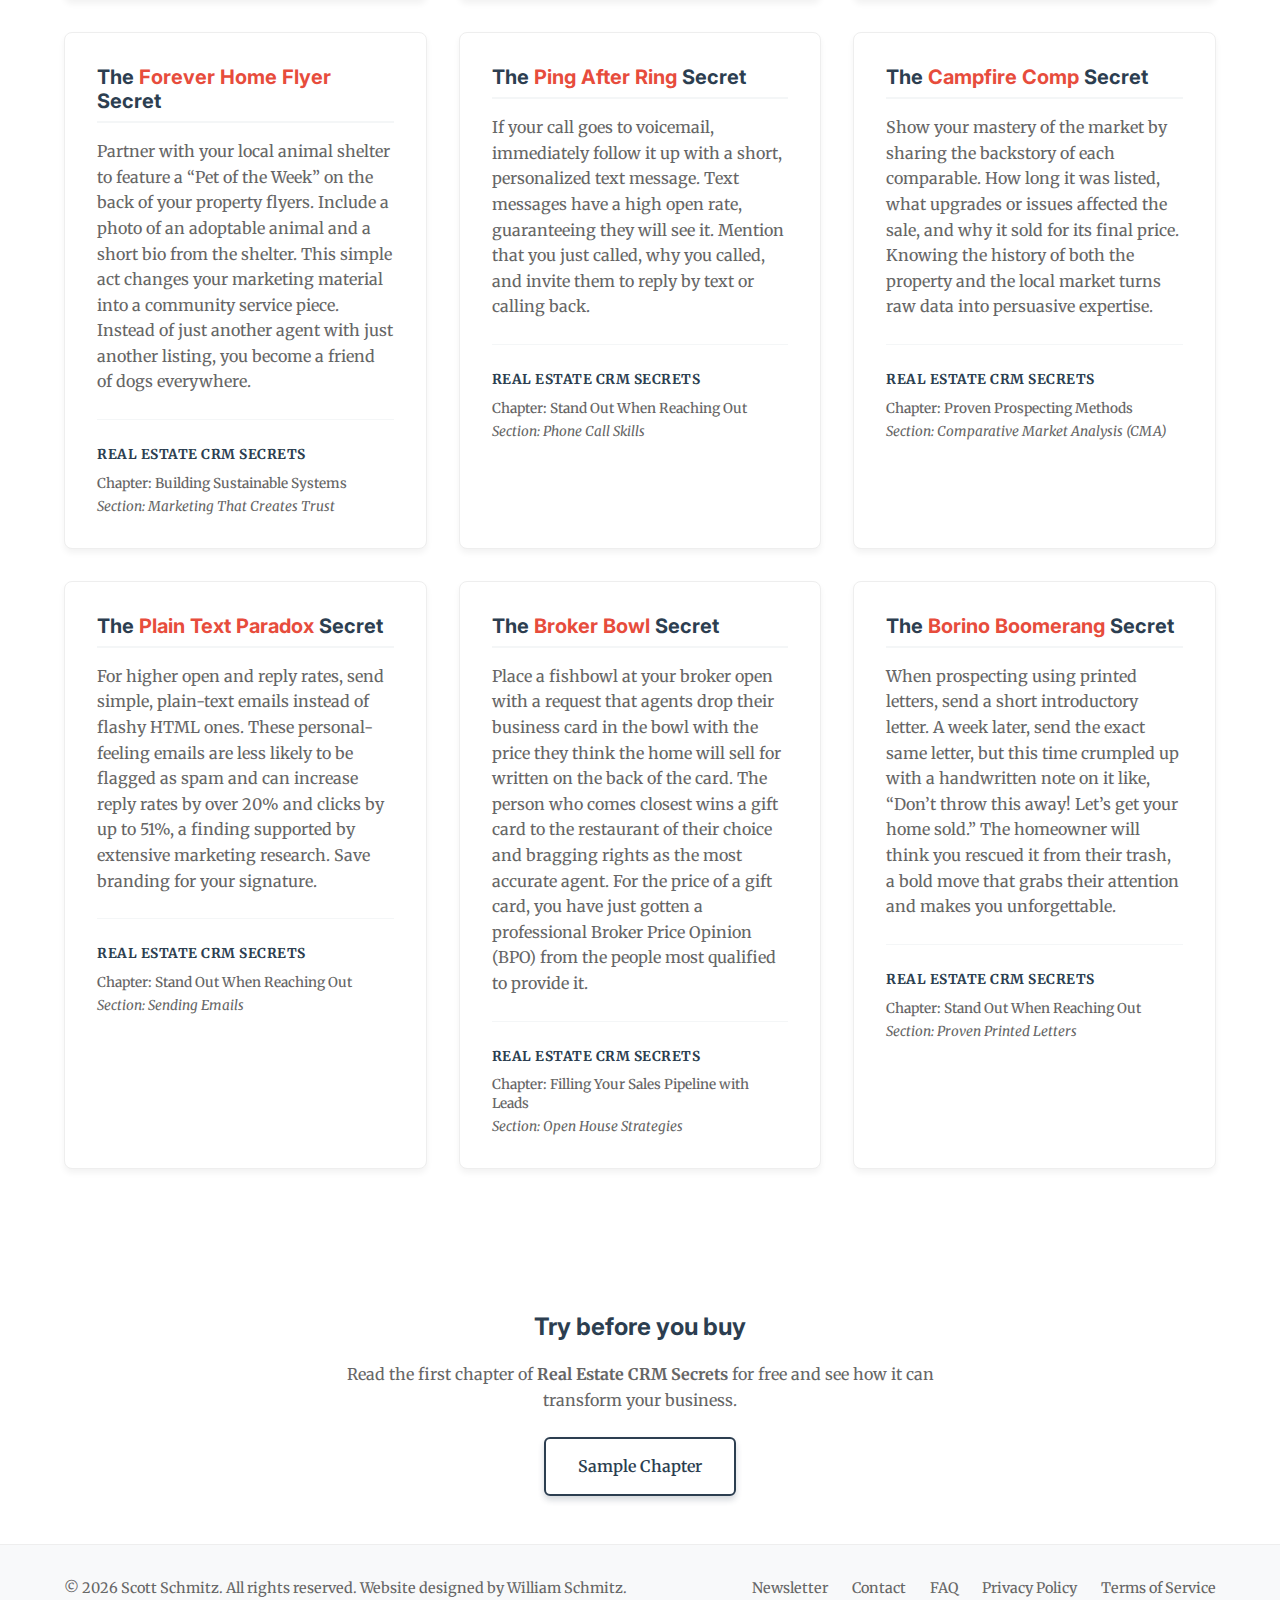
<file: website/secrets.html>
<!DOCTYPE html>
<html lang="en">

<head>
    <meta charset="UTF-8">
    <meta name="viewport" content="width=device-width, initial-scale=1.0">
    <title>Real Estate CRM Secrets - Scott Schmitz</title>
    <meta name="description"
        content="Insights and strategies from 'Real Estate CRM Secrets' to help you build better systems.">
    <link rel="stylesheet" href="css/style.css">
    <link rel="icon" type="image/x-icon" href="images/favicon.ico">
    <link rel="preconnect" href="https://fonts.googleapis.com">
    <link rel="preconnect" href="https://fonts.gstatic.com" crossorigin>
    <link
        href="https://fonts.googleapis.com/css2?family=Inter:wght@400;600;700&family=Merriweather:ital,wght@0,300;0,400;0,700;1,300&display=swap"
        rel="stylesheet">
</head>

<body>

    <header class="site-header">
        <div class="container header-container">
            <nav class="site-nav">
                <ul>
                    <li><a href="https://www.realestatecrmsecrets.com">CRM Secrets</a></li>
                    <li><a href="index.html">CRM Mastery</a></li>
                    <li><a href="quick_picks.html">Quick Picks</a></li>
                    <li><a href="resources.html" class="active">Resources</a></li>
                    <li><a href="about.html">About</a></li>
                </ul>
            </nav>
            <button class="mobile-menu-toggle" aria-label="Toggle navigation">
                <span class="bar"></span>
                <span class="bar"></span>
                <span class="bar"></span>
            </button>
        </div>
    </header>

    <main>
        <section class="hero-section">
            <div class="container hero-container">
                <div class="hero-content">
                    <h1>Real Estate CRM <span class="highlight-text">Secrets</span></h1>
                    <p class="story-text">
                        A few secrets from the book <strong>Real Estate CRM Secrets</strong>.
                    </p>
                </div>
            </div>
        </section>

        <section class="resource-section">
            <div class="container">
                <div class="secrets-grid">
                    <div class="secret-item">
                        <h3>The <span class="secret-name">Speed-to-Lead</span> Secret</h3>
                        <p>Respond to all internet needs as quickly as possible, preferably within 5 minutes. Each lead
                            you get is probably also reaching out to other agents as well. Take advantage of the
                            features in your CRM to minimize your response times such as email feed, call capture,
                            click-to-dial, and smart phone synchronization.</p>
                        <div class="secret-source">
                            <div class="source-book">Real Estate CRM Secrets</div>
                            <div class="source-context">
                                <span class="source-chapter">Chapter: Real Estate CRM Features</span>
                                <span class="source-separator">•</span>
                                <span class="source-section">Section: Using Real Estate Specific CRMs</span>
                            </div>
                        </div>
                    </div>
                    <div class="secret-item">
                        <h3>The <span class="secret-name">Elevator Answer</span> Secret</h3>
                        <p>Always be able to answer the question: “How is the market?” When you answer, it should be
                            with an in-depth explanation that includes local inventory levels, average days on the
                            market, and recent sales. Taking a step beyond “yes,” “no,” or “it’s complicated” is
                            important in selling yourself by showing that you are an authority on the market.</p>
                        <div class="secret-source">
                            <div class="source-book">Real Estate CRM Secrets</div>
                            <div class="source-context">
                                <span class="source-chapter">Chapter: Building a Real Estate Business</span>
                                <span class="source-separator">•</span>
                                <span class="source-section">Section: Becoming a Trusted Agent</span>
                            </div>
                        </div>
                    </div>
                    <div class="secret-item">
                        <h3>The <span class="secret-name">Friends First</span> Secret</h3>
                        <p>Do not promote your real estate business to your friends, family or past clients. Instead,
                            should focus on building authentic relationships by taking interest in their lives. This
                            means celebrating milestones, chatting about sports, or talking about the local news.</p>
                        <div class="secret-source">
                            <div class="source-book">Real Estate CRM Secrets</div>
                            <div class="source-context">
                                <span class="source-chapter">Chapter: Real Estate CRM Features</span>
                                <span class="source-separator">•</span>
                                <span class="source-section">Section: Repeatable CRM Systems</span>
                            </div>
                        </div>
                    </div>
                    <div class="secret-item">
                        <h3>The <span class="secret-name">Morning Map, Evening Wrap</span> Secret</h3>
                        <p>Sign into your CRM each morning before you start work and each evening before you go to bed.
                            Check your calendar for your hard commitments, as well as your tasks list which are
                            activities which you can handle between appointments. This is your way of holding yourself
                            accountable for making the most of every day. Without a plan, it is too easy to get
                            distracted and less productive.</p>
                        <div class="secret-source">
                            <div class="source-book">Real Estate CRM Secrets</div>
                            <div class="source-context">
                                <span class="source-chapter">Chapter: Engineering Your Habits Using Systems</span>
                                <span class="source-separator">•</span>
                                <span class="source-section">Section: Habits for Results</span>
                            </div>
                        </div>
                    </div>
                    <div class="secret-item">
                        <h3>The <span class="secret-name">Prospecting Power Hour</span> Secret</h3>
                        <p>Schedule time in your calendar each day for outbound prospecting. By reserving this time, you
                            can maintain a steady flow of new prospects. Think of this as your &ldquo;me&rdquo; time. At
                            other
                            times you are helping people buy and sell, but during office hours you are dedicated to
                            generating new leads.</p>
                        <div class="secret-source">
                            <div class="source-book">Real Estate CRM Secrets</div>
                            <div class="source-context">
                                <span class="source-chapter">Chapter: Filling Your Sales Pipeline with Leads</span>
                                <span class="source-separator">•</span>
                                <span class="source-section">Section: Daily Prospecting Habits</span>
                            </div>
                        </div>
                    </div>
                    <div class="secret-item">
                        <h3>The <span class="secret-name">Budget Before Browse</span> Secret</h3>
                        <p>For buyers who have not yet met a loan officer, use your CRM’s maximum loan calculator in
                            your very first meeting with a new buyer to set a realistic price range before showing
                            homes. This prevents wasted time on unaffordable properties and establishes you as a
                            knowledgeable, financially savvy advisor from the start.</p>
                        <div class="secret-source">
                            <div class="source-book">Real Estate CRM Secrets</div>
                            <div class="source-context">
                                <span class="source-chapter">Chapter: Engineering Your Habits Using Systems</span>
                                <span class="source-separator">•</span>
                                <span class="source-section">Section: Real Estate Calculators</span>
                            </div>
                        </div>
                    </div>
                    <div class="secret-item">
                        <h3>The <span class="secret-name">Forever Home Flyer</span> Secret</h3>
                        <p>Partner with your local animal shelter to feature a “Pet of the Week” on the back of your
                            property flyers. Include a photo of an adoptable animal and a short bio from the shelter.
                            This simple act changes your marketing material into a community service piece. Instead of
                            just another agent with just another listing, you become a friend of dogs everywhere.</p>
                        <div class="secret-source">
                            <div class="source-book">Real Estate CRM Secrets</div>
                            <div class="source-context">
                                <span class="source-chapter">Chapter: Building Sustainable Systems</span>
                                <span class="source-separator">•</span>
                                <span class="source-section">Section: Marketing That Creates Trust</span>
                            </div>
                        </div>
                    </div>
                    <div class="secret-item">
                        <h3>The <span class="secret-name">Ping After Ring</span> Secret</h3>
                        <p>If your call goes to voicemail, immediately follow it up with a short, personalized text
                            message. Text messages have a high open rate, guaranteeing they will see it. Mention that
                            you just called, why you called, and invite them to reply by text or calling back.</p>
                        <div class="secret-source">
                            <div class="source-book">Real Estate CRM Secrets</div>
                            <div class="source-context">
                                <span class="source-chapter">Chapter: Stand Out When Reaching Out</span>
                                <span class="source-separator">•</span>
                                <span class="source-section">Section: Phone Call Skills</span>
                            </div>
                        </div>
                    </div>
                    <div class="secret-item">
                        <h3>The <span class="secret-name">Campfire Comp</span> Secret</h3>
                        <p>Show your mastery of the market by sharing the backstory of each comparable. How long it was
                            listed, what upgrades or issues affected the sale, and why it sold for its final price.
                            Knowing the history of both the property and the local market turns raw data into persuasive
                            expertise.</p>
                        <div class="secret-source">
                            <div class="source-book">Real Estate CRM Secrets</div>
                            <div class="source-context">
                                <span class="source-chapter">Chapter: Proven Prospecting Methods</span>
                                <span class="source-separator">•</span>
                                <span class="source-section">Section: Comparative Market Analysis (CMA)</span>
                            </div>
                        </div>
                    </div>
                    <div class="secret-item">
                        <h3>The <span class="secret-name">Plain Text Paradox</span> Secret</h3>
                        <p>For higher open and reply rates, send simple, plain-text emails instead of flashy HTML ones.
                            These personal-feeling emails are less likely to be flagged as spam and can increase reply
                            rates by over 20% and clicks by up to 51%, a finding supported by extensive marketing
                            research. Save branding for your signature.</p>
                        <div class="secret-source">
                            <div class="source-book">Real Estate CRM Secrets</div>
                            <div class="source-context">
                                <span class="source-chapter">Chapter: Stand Out When Reaching Out</span>
                                <span class="source-separator">•</span>
                                <span class="source-section">Section: Sending Emails</span>
                            </div>
                        </div>
                    </div>
                    <div class="secret-item">
                        <h3>The <span class="secret-name">Broker Bowl</span> Secret</h3>
                        <p>Place a fishbowl at your broker open with a request that agents drop their business card in
                            the bowl with the price they think the home will sell for written on the back of the card.
                            The person who comes closest wins a gift card to the restaurant of their choice and bragging
                            rights as the most accurate agent. For the price of a gift card, you have just gotten a
                            professional Broker Price Opinion (BPO) from the people most qualified to provide it.</p>
                        <div class="secret-source">
                            <div class="source-book">Real Estate CRM Secrets</div>
                            <div class="source-context">
                                <span class="source-chapter">Chapter: Filling Your Sales Pipeline with Leads</span>
                                <span class="source-separator">•</span>
                                <span class="source-section">Section: Open House Strategies</span>
                            </div>
                        </div>
                    </div>
                    <div class="secret-item">
                        <h3>The <span class="secret-name">Borino Boomerang</span> Secret</h3>
                        <p>When prospecting using printed letters, send a short introductory letter. A week later, send
                            the exact same letter, but this time crumpled up with a handwritten note on it like, “Don’t
                            throw this away! Let’s get your home sold.” The homeowner will think you rescued it from
                            their trash, a bold move that grabs their attention and makes you unforgettable.</p>
                        <div class="secret-source">
                            <div class="source-book">Real Estate CRM Secrets</div>
                            <div class="source-context">
                                <span class="source-chapter">Chapter: Stand Out When Reaching Out</span>
                                <span class="source-separator">•</span>
                                <span class="source-section">Section: Proven Printed Letters</span>
                            </div>
                        </div>
                    </div>
                </div>
            </div>
        </section>

        <div class="sample-chapter-centered">
            <h4>Try before you buy</h4>
            <p class="sample-chapter-text">Read the first chapter of <strong>Real Estate CRM Secrets</strong> for free
                and see how it can transform your business.</p>
            <a href="downloadables/Real%20Estate%20CRM%20Secrets%20Chapter%201%20Sample.pdf"
                class="btn btn-secondary btn-outline" target="_blank" rel="noopener noreferrer">Sample Chapter</a>
        </div>

    </main>

    <footer class="site-footer">
        <div class="container">
            <p>&copy; 2026 Scott Schmitz. All rights reserved. Website designed by William Schmitz.</p>
            <div class="footer-links">
                <a href="newsletter.html">Newsletter</a>
                <a href="contact.html">Contact</a>
                <a href="faq.html">FAQ</a>
                <a href="privacy.html">Privacy Policy</a>
                <a href="terms.html">Terms of Service</a>
            </div>
        </div>
    </footer>

    <script>
        // Simple mobile menu toggle
        const toggle = document.querySelector('.mobile-menu-toggle');
        const nav = document.querySelector('.site-nav');

        if (toggle) {
            toggle.addEventListener('click', () => {
                nav.classList.toggle('active');
            });
        }
    </script>
</body>

</html>
</file>
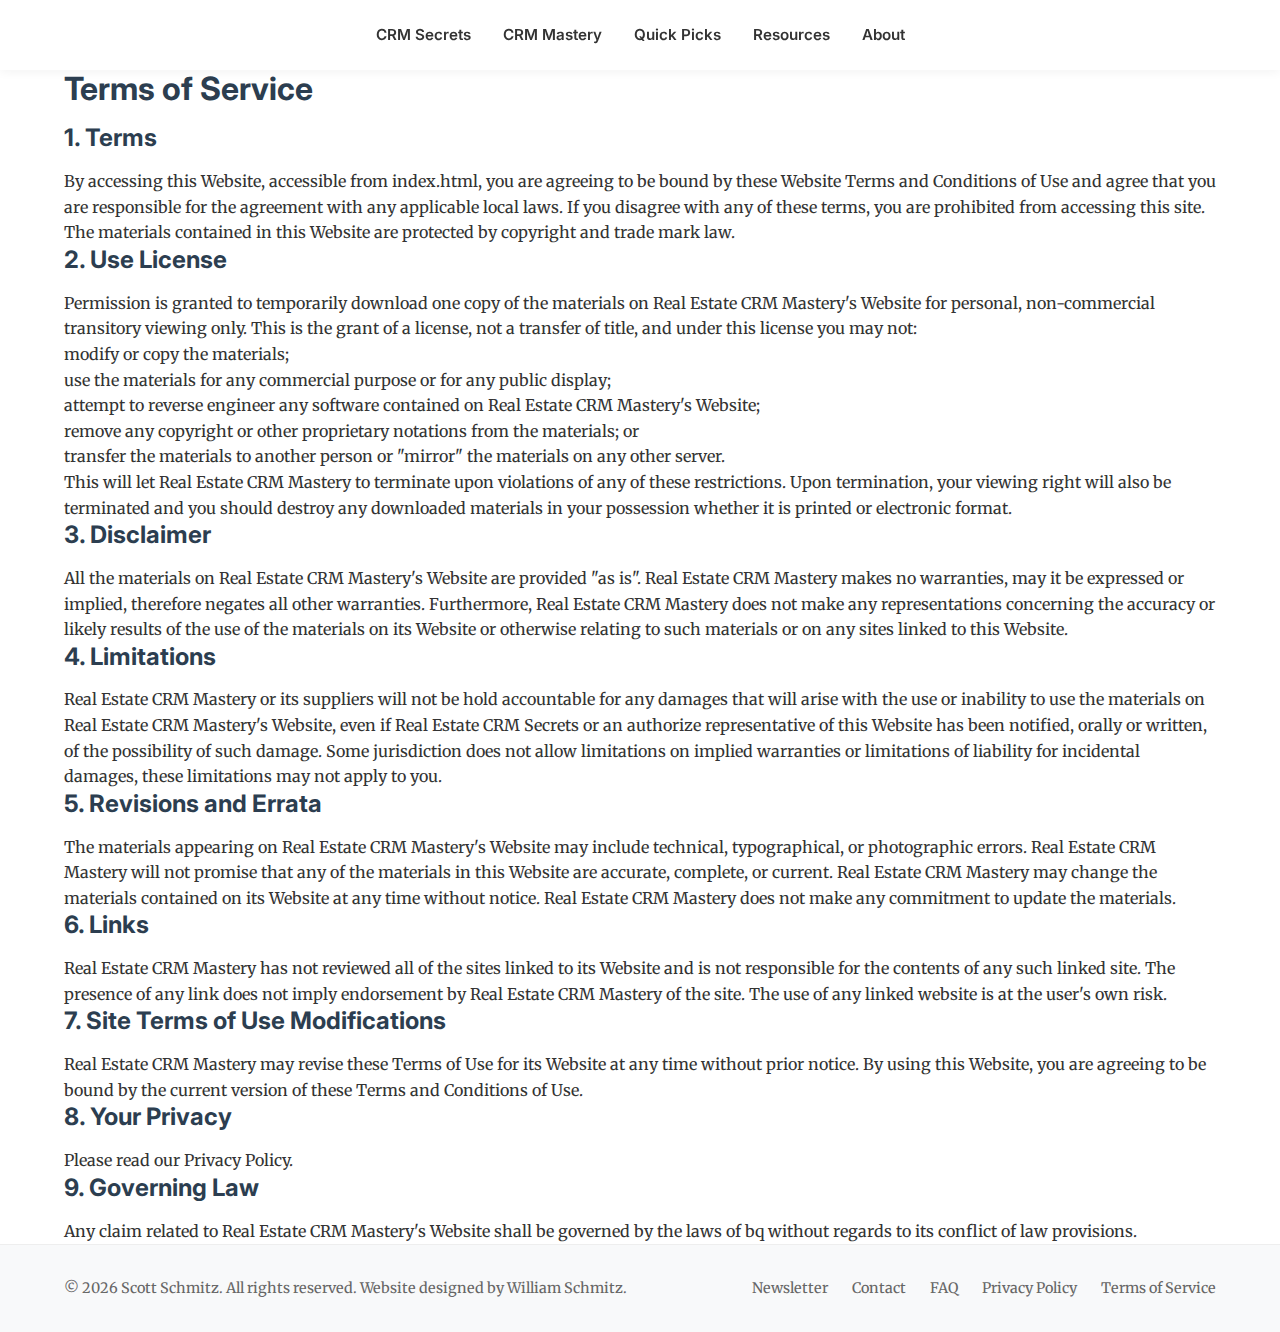
<file: website/terms.html>
<!DOCTYPE html>
<html lang="en">

<head>
    <meta charset="UTF-8">
    <meta name="viewport" content="width=device-width, initial-scale=1.0">
    <title>Terms of Service - Real Estate CRM Mastery</title>
    <meta name="description" content="Terms of Service for Real Estate CRM Mastery website.">
    <link rel="stylesheet" href="css/style.css">
    <link rel="icon" type="image/x-icon" href="images/favicon.ico">
    <link rel="preconnect" href="https://fonts.googleapis.com">
    <link rel="preconnect" href="https://fonts.gstatic.com" crossorigin>
    <link
        href="https://fonts.googleapis.com/css2?family=Inter:wght@400;600;700&family=Merriweather:ital,wght@0,300;0,400;0,700;1,300&display=swap"
        rel="stylesheet">
</head>

<body>

    <header class="site-header">
        <div class="container header-container">
            <nav class="site-nav">
                <ul>
                    <li><a href="https://www.realestatecrmsecrets.com">CRM Secrets</a></li>
                    <li><a href="index.html">CRM Mastery</a></li>
                    <li><a href="quick_picks.html">Quick Picks</a></li>
                    <li><a href="resources.html">Resources</a></li>
                    <li><a href="about.html">About</a></li>
                </ul>
            </nav>
            <button class="mobile-menu-toggle" aria-label="Toggle navigation">
                <span class="bar"></span>
                <span class="bar"></span>
                <span class="bar"></span>
            </button>
        </div>
    </header>

    <main>
        <section class="page-header">
            <div class="container">
                <h1>Terms of Service</h1>
            </div>
        </section>

        <section class="content-section">
            <div class="container">
                <h2>1. Terms</h2>
                <p>By accessing this Website, accessible from index.html, you are agreeing to be bound by these Website
                    Terms and Conditions of Use and agree that you are responsible for the agreement with any applicable
                    local laws. If you disagree with any of these terms, you are prohibited from accessing this site.
                    The materials contained in this Website are protected by copyright and trade mark law.</p>

                <h2>2. Use License</h2>
                <p>Permission is granted to temporarily download one copy of the materials on Real Estate CRM Mastery's
                    Website for personal, non-commercial transitory viewing only. This is the grant of a license, not a
                    transfer of title, and under this license you may not:</p>
                <ul>
                    <li>modify or copy the materials;</li>
                    <li>use the materials for any commercial purpose or for any public display;</li>
                    <li>attempt to reverse engineer any software contained on Real Estate CRM Mastery's Website;</li>
                    <li>remove any copyright or other proprietary notations from the materials; or</li>
                    <li>transfer the materials to another person or "mirror" the materials on any other server.</li>
                </ul>
                <p>This will let Real Estate CRM Mastery to terminate upon violations of any of these restrictions. Upon
                    termination, your viewing right will also be terminated and you should destroy any downloaded
                    materials in your possession whether it is printed or electronic format.</p>

                <h2>3. Disclaimer</h2>
                <p>All the materials on Real Estate CRM Mastery's Website are provided "as is". Real Estate CRM Mastery
                    makes no warranties, may it be expressed or implied, therefore negates all other warranties.
                    Furthermore, Real Estate CRM Mastery does not make any representations concerning the accuracy or
                    likely results of the use of the materials on its Website or otherwise relating to such materials or
                    on any sites linked to this Website.</p>

                <h2>4. Limitations</h2>
                <p>Real Estate CRM Mastery or its suppliers will not be hold accountable for any damages that will arise
                    with the use or inability to use the materials on Real Estate CRM Mastery's Website, even if Real
                    Estate CRM Secrets or an authorize representative of this Website has been notified, orally or
                    written, of the possibility of such damage. Some jurisdiction does not allow limitations on implied
                    warranties or limitations of liability for incidental damages, these limitations may not apply to
                    you.</p>

                <h2>5. Revisions and Errata</h2>
                <p>The materials appearing on Real Estate CRM Mastery's Website may include technical, typographical, or
                    photographic errors. Real Estate CRM Mastery will not promise that any of the materials in this
                    Website are accurate, complete, or current. Real Estate CRM Mastery may change the materials
                    contained on its Website at any time without notice. Real Estate CRM Mastery does not make any
                    commitment to update the materials.</p>

                <h2>6. Links</h2>
                <p>Real Estate CRM Mastery has not reviewed all of the sites linked to its Website and is not
                    responsible for the contents of any such linked site. The presence of any link does not imply
                    endorsement by Real Estate CRM Mastery of the site. The use of any linked website is at the user's
                    own risk.</p>

                <h2>7. Site Terms of Use Modifications</h2>
                <p>Real Estate CRM Mastery may revise these Terms of Use for its Website at any time without prior
                    notice. By using this Website, you are agreeing to be bound by the current version of these Terms
                    and Conditions of Use.</p>

                <h2>8. Your Privacy</h2>
                <p>Please read our Privacy Policy.</p>

                <h2>9. Governing Law</h2>
                <p>Any claim related to Real Estate CRM Mastery's Website shall be governed by the laws of bq without
                    regards to its conflict of law provisions.</p>
            </div>
        </section>
    </main>

    <footer class="site-footer">
        <div class="container">
            <p>&copy; 2026 Scott Schmitz. All rights reserved. Website designed by William Schmitz.</p>
            <div class="footer-links">
                <a href="newsletter.html">Newsletter</a>
                <a href="contact.html">Contact</a>
                <a href="faq.html">FAQ</a>
                <a href="privacy.html">Privacy Policy</a>
                <a href="terms.html">Terms of Service</a>
            </div>
        </div>
    </footer>

    <script>
        const toggle = document.querySelector('.mobile-menu-toggle');
        const nav = document.querySelector('.site-nav');

        if (toggle) {
            toggle.addEventListener('click', () => {
                nav.classList.toggle('active');
            });
        }
    </script>
</body>

</html>
</file>
<file: website/css/style.css>
/* CSS Variables */
:root {
    --primary-color: #2c3e50;
    --secondary-color: #e74c3c;
    --accent-color: #3498db;
    --background-color: #ffffff;
    --text-color: #333333;
    --light-text-color: #666666;
    --border-color: #eeeeee;
    --header-height: 70px;

    --font-heading: 'Inter', sans-serif;
    --font-body: 'Merriweather', serif;
}

/* Reset & Base Styles */
* {
    box-sizing: border-box;
    margin: 0;
    padding: 0;
}

html {
    scroll-behavior: smooth;
}

body {
    font-family: var(--font-body);
    font-size: 16px;
    line-height: 1.6;
    color: var(--text-color);
    background-color: var(--background-color);
    -webkit-font-smoothing: antialiased;
}

h1,
h2,
h3,
h4,
h5,
h6 {
    font-family: var(--font-heading);
    color: var(--primary-color);
    margin-bottom: 1rem;
    line-height: 1.2;
}

a {
    text-decoration: none;
    color: inherit;
    transition: color 0.3s ease;
}

ul {
    list-style: none;
}

img {
    max-width: 100%;
    height: auto;
    display: block;
}

/* Utility Classes */
.container {
    width: 100%;
    max-width: 1200px;
    margin: 0 auto;
    padding: 0 1.5rem;
}

/* Header & Navigation */
.site-header {
    background-color: #ffffff;
    height: var(--header-height);
    box-shadow: 0 2px 10px rgba(0, 0, 0, 0.05);
    position: sticky;
    top: 0;
    z-index: 1000;
    display: flex;
    align-items: center;
}

.header-container {
    display: flex;
    justify-content: center;
    align-items: center;
    width: 100%;
}

.logo a {
    font-family: var(--font-heading);
    font-weight: 700;
    font-size: 1.5rem;
    color: var(--primary-color);
}

.site-nav ul {
    display: flex;
    gap: 2rem;
}

.site-nav a {
    font-family: var(--font-heading);
    font-weight: 600;
    font-size: 0.95rem;
    color: var(--text-color);
}

.site-nav a.active {
    color: var(--secondary-color);
    font-weight: 700;
}

.site-nav a:hover {
    color: var(--accent-color);
}

/* Mobile Menu Toggle */
.mobile-menu-toggle {
    display: none;
    background: none;
    border: none;
    cursor: pointer;
    flex-direction: column;
    gap: 5px;
}

.mobile-menu-toggle .bar {
    width: 25px;
    height: 3px;
    background-color: var(--text-color);
    border-radius: 2px;
}

/* Hero Section */
.hero-section {
    background-color: #f4f6f7;
    padding: 5rem 0;
}

.hero-container {
    display: grid;
    grid-template-columns: 1fr 1fr;
    gap: 3rem;
    align-items: center;
}

.hero-content h1 {
    font-size: 5rem;
    margin-bottom: 0.5rem;
    color: var(--primary-color);
}

.hero-subtitle {
    font-size: 1.25rem;
    color: var(--light-text-color);
    margin-bottom: 2rem;
    max-width: 550px;
}

.visual-placeholder,
.author-photo {
    width: 100%;
    max-width: 500px;
    height: auto;
    border-radius: 12px;
    box-shadow: 0 10px 30px rgba(0, 0, 0, 0.15);
    display: block;
    margin: 0 auto;
}

.visual-placeholder {
    height: 400px;
    background-color: #dcdcdc;
    /* Slightly darker than bg */
    display: flex;
    align-items: center;
    justify-content: center;
    color: #7f8c8d;
    font-weight: 600;
    font-size: 1.2rem;
    border: 2px dashed #bdc3c7;
}

/* Buttons */
.btn {
    display: inline-block;
    padding: 0.9rem 2rem;
    border-radius: 6px;
    font-weight: 600;
    transition: all 0.3s ease;
    text-align: center;
    cursor: pointer;
}

.btn-primary {
    background-color: var(--secondary-color);
    color: #ffffff;
    box-shadow: 0 4px 6px rgba(231, 76, 60, 0.2);
}

.btn-primary:hover {
    background-color: #c0392b;
    transform: translateY(-2px);
    box-shadow: 0 6px 12px rgba(231, 76, 60, 0.3);
}

.btn-secondary {
    background-color: var(--primary-color);
    color: #ffffff;
    box-shadow: 0 4px 6px rgba(44, 62, 80, 0.2);
}

.btn-secondary:hover {
    background-color: #34495e;
    transform: translateY(-2px);
    box-shadow: 0 6px 12px rgba(44, 62, 80, 0.3);
}

.btn.disabled {
    background-color: #f0f2f5;
    border-color: #d1d9e0;
    color: #a0aec0;
    cursor: default;
    pointer-events: none;
    box-shadow: none;
    transform: none !important;
}

/* Authority Bar */
.authority-bar {
    background-color: #ffffff;
    padding: 1.5rem 0;
    text-align: center;
    border-bottom: 1px solid var(--border-color);
}

.authority-bar p {
    font-size: 1rem;
    color: var(--light-text-color);
    margin: 0;
}

/* Social Proof */
.social-proof {
    padding: 4rem 0;
    text-align: center;
    background-color: #ffffff;
}

.stat-item {
    display: inline-block;
}

.stat-number {
    display: block;
    font-size: 3.5rem;
    font-weight: 700;
    color: var(--accent-color);
    line-height: 1.1;
    margin-bottom: 0.5rem;
}

.stat-label {
    font-size: 1.1rem;
    color: var(--text-color);
    font-weight: 600;
    text-transform: uppercase;
    letter-spacing: 1px;
}

/* Featured Book */
.featured-book {
    padding: 6rem 0;
    background-color: #f8f9fa;
    /* Light grey bg to differentiate */
}

.book-container {
    display: grid;
    grid-template-columns: 1fr 1fr;
    gap: 5rem;
    align-items: center;
    margin-bottom: 5rem;
    padding-bottom: 5rem;
    border-bottom: 1px solid var(--border-color);
}

.book-container:last-of-type {
    border-bottom: none;
    margin-bottom: 0;
    padding-bottom: 0;
}

.book-cover-placeholder {
    width: 100%;
    max-width: 380px;
    height: 580px;
    background-color: #2c3e50;
    color: #fff;
    display: flex;
    align-items: center;
    justify-content: center;
    border-radius: 4px;
    box-shadow: 0 20px 40px rgba(0, 0, 0, 0.15);
    margin: 0 auto;
    font-family: var(--font-heading);
    font-size: 1.5rem;
}

.book-details h2 {
    font-size: 2.5rem;
    margin-bottom: 1.5rem;
    color: var(--primary-color);
}

.tag {
    display: inline-block;
    background-color: var(--accent-color);
    color: #fff;
    padding: 0.35rem 0.85rem;
    border-radius: 50px;
    font-size: 0.8rem;
    font-weight: 700;
    margin-bottom: 1.5rem;
    text-transform: uppercase;
    letter-spacing: 1px;
}

.book-details p {
    font-size: 1.15rem;
    color: var(--light-text-color);
    margin-bottom: 2.5rem;
    max-width: 500px;
}

/* Footer */
.site-footer {
    background-color: #f8f9fa;
    padding: 2rem 0;
    border-top: 1px solid var(--border-color);
    margin-top: auto;
}

.site-footer .container {
    display: flex;
    justify-content: space-between;
    align-items: center;
    flex-wrap: wrap;
    gap: 1rem;
}

.site-footer p {
    font-size: 0.9rem;
    color: var(--light-text-color);
}

.footer-links {
    display: flex;
    gap: 1.5rem;
}

.footer-links a {
    font-size: 0.9rem;
    color: var(--light-text-color);
}

.footer-links a:hover {
    color: var(--primary-color);
}

/* Media Queries */
@media (max-width: 768px) {
    .mobile-menu-toggle {
        display: flex;
    }

    .site-nav {
        position: absolute;
        top: var(--header-height);
        left: 0;
        width: 100%;
        background-color: #ffffff;
        padding: 1rem 0;
        box-shadow: 0 5px 10px rgba(0, 0, 0, 0.05);
        display: none;
    }

    .site-nav.active {
        display: block;
    }

    .site-nav ul {
        flex-direction: column;
        align-items: center;
        gap: 1.5rem;
    }

    .site-footer .container {
        flex-direction: column;
        text-align: center;
    }

    /* Homepage Responsive */
    .hero-container,
    .book-container {
        grid-template-columns: 1fr;
        text-align: left;
        gap: 2rem;
    }

    .hero-section {
        padding: 3rem 0;
    }

    .hero-content {
        order: 1;
        /* Content first */
    }

    .hero-visual {
        order: 2;
        margin-top: 1rem;
    }

    .hero-content h1 {
        font-size: 2.5rem;
    }

    .hero-subtitle {
        font-size: 1.1rem;
    }

    .book-cover {
        order: 1;
    }

    .book-details {
        order: 2;
    }


}

/* Vertical Hero Layout (for resources.html) */
.hero-container.hero-vertical {
    grid-template-columns: 1fr;
    text-align: left;
    gap: 2rem;
}

.hero-vertical .hero-content {
    order: 1;
}

.hero-vertical .hero-visual {
    order: 2;
    margin-top: 1rem;
}

.hero-vertical .hero-content h1 {
    font-size: 2.5rem;
}



/* Vertical Book Layout (for books.html) */
.book-container.book-vertical {
    grid-template-columns: 1fr;
    text-align: left;
    gap: 3rem;
}

.book-vertical .book-cover {
    order: 1;
}

.book-vertical .book-details {
    order: 2;
}



.book-vertical .book-actions {
    justify-content: flex-start;
}

.book-vertical .book-details ul {
    text-align: left;
    /* display: inline-block; Removed centering hack */
    max-width: 500px;
    /* margin-left: auto; margin-right: auto; Removed for left align */
}

.book-vertical .book-meta blockquote {
    /* margin-left: auto; margin-right: auto; Removed for left align */
    max-width: 600px;
    text-align: left;
}

/* Updated Book Layout Styles */
.book-cover-image {
    width: 100%;
    max-width: 380px;
    height: auto;
    border-radius: 4px;
    box-shadow: 0 20px 40px rgba(0, 0, 0, 0.15);
    margin: 0 auto;
}

.book-subtitle {
    font-size: 1.25rem;
    color: var(--light-text-color);
    margin-bottom: 1.5rem;
    font-weight: 400;
    font-style: italic;
}

.book-price {
    font-size: 1.5rem;
    font-weight: 700;
    color: var(--primary-color);
    margin-bottom: 1rem;
}

.book-description {
    margin-bottom: 2.5rem;
    color: var(--light-text-color);
    font-size: 1.05rem;
}

.book-description p {
    margin-bottom: 1rem;
}

.book-inside-title {
    font-weight: 700;
    color: var(--primary-color);
    margin-bottom: 0.5rem;
    margin-top: 1.5rem;
}

.book-inside-list {
    list-style: disc;
    padding-left: 1.5rem;
    margin-bottom: 1.5rem;
}

.testimonial-quote {
    border-left: 4px solid var(--accent-color);
    padding-left: 1rem;
    font-style: italic;
    color: var(--light-text-color);
    margin-bottom: 1.5rem;
}

.testimonial-author {
    font-weight: 600;
    color: var(--primary-color);
    font-style: normal;
    font-size: 0.9rem;
}

.sample-chapter-section {
    text-align: center;
    margin-top: 5rem;
    padding-top: 3rem;
    border-top: 1px solid var(--border-color);
}

.sample-chapter-text {
    margin-bottom: 1.5rem;
    color: var(--light-text-color);
}

.sample-chapter-centered {
    text-align: center;
    margin: 3rem auto;
    max-width: 600px;
}

.sample-chapter-centered h4 {
    font-size: 1.5rem;
    margin-bottom: 1.25rem;
    color: var(--primary-color);
}

.btn-outline {
    background-color: transparent;
    border: 2px solid var(--primary-color);
    color: var(--primary-color);
}

.btn-outline:hover {
    background-color: var(--primary-color);
    color: #ffffff;
}


/* About Page Styles */
.about-text p {
    margin-bottom: 1.5rem;
    font-size: 1.1rem;
    color: var(--light-text-color);
    line-height: 1.8;
}

.story-text {
    font-size: 1.25rem;
    line-height: 1.8;
    color: var(--light-text-color);
}

.story-opening {
    float: left;
    font-size: 2.5rem;
    line-height: 0.8;
    font-weight: 700;
    color: var(--primary-color);
    margin-right: 1rem;
    margin-bottom: -0.2rem;
    margin-top: 0.2rem;
}

/* =========================================
   Squeeze Page Styles (resources.html)
   ========================================= */

.squeeze-header .header-container {
    justify-content: center;
}

.squeeze-hero {
    padding: 3rem 0;
    background: linear-gradient(135deg, #f4f6f7 0%, #ffffff 100%);
}

.squeeze-hero .hero-container {
    grid-template-columns: 1fr;
    text-align: center;
    gap: 2rem;
}

.squeeze-hero .hero-content h1 {
    margin-bottom: 0;
    /* Remove excess margin since it's just the headline now */
}

.highlight-text {
    color: var(--secondary-color);
}

.squeeze-benefits {
    margin-top: 2rem;
    margin-bottom: 2rem;
}

.squeeze-benefits li {
    font-size: 1.1rem;
    margin-bottom: 1rem;
    display: flex;
    align-items: flex-start;
    gap: 10px;
    color: var(--text-color);
}

.squeeze-benefits .icon {
    font-size: 1.2rem;
}

/* Opt-in Box */
.opt-in-box {
    background-color: #ffffff;
    padding: 2.5rem;
    border-radius: 12px;
    box-shadow: 0 15px 30px rgba(0, 0, 0, 0.1);
    border: 1px solid var(--border-color);
    max-width: 450px;
    margin: 0 auto;
}

.opt-in-box.contact-box {
    max-width: 100%;
    margin: 0;
    padding: 2rem;
}

.opt-in-box h3 {
    text-align: center;
    font-size: 1.8rem;
    margin-bottom: 0.5rem;
    color: var(--primary-color);
}

.form-instruction {
    text-align: center;
    color: var(--light-text-color);
    margin-bottom: 1.5rem;
    font-size: 0.95rem;
}

.form-group {
    margin-bottom: 1.5rem;
}

.form-group label {
    display: block;
    margin-bottom: 0.5rem;
    font-weight: 600;
    color: var(--text-color);
    font-size: 0.9rem;
}

.form-group input,
.form-group textarea {
    width: 100%;
    padding: 0.9rem;
    border: 2px solid var(--border-color);
    border-radius: 6px;
    font-size: 1rem;
    font-family: var(--font-heading);
    transition: border-color 0.3s;
}

.form-group textarea {
    resize: vertical;
}

.form-group input:focus,
.form-group textarea:focus {
    outline: none;
    border-color: var(--accent-color);
}

.btn-block {
    display: block;
    width: 100%;
}

.btn-large {
    font-size: 1.1rem;
    padding: 1rem 1.5rem;
}

.form-footer {
    text-align: center;
    font-size: 0.8rem;
    color: #999;
    margin-top: 1rem;
}

/* Squeeze Social Proof */
.squeeze-proof {
    padding: 2rem 0;
    background-color: #f8f9fa;
    border-top: 1px solid var(--border-color);
}

.proof-text {
    font-size: 1.2rem;
    color: var(--text-color);
}

/* Squeeze Footer */
.squeeze-footer .container {
    justify-content: center;
}

/* Resource Section Styles */
.resource-section {
    padding: 3rem 0;
    border-bottom: 1px solid var(--border-color);
}

.resource-section h2 {
    font-size: 2.5rem;
    color: var(--primary-color);
    margin-bottom: 1rem;
}

.resource-section:last-of-type {
    border-bottom: none;
}

/* Contact Page Vertical Layout */
.contact-hero .hero-container {
    grid-template-columns: 1fr;
    text-align: center;
    gap: 3rem;
    justify-items: center;
    /* Center grid items */
}

.contact-hero .hero-content {
    width: 100%;
    max-width: 700px;
    /* Constrain width for readability */
    margin: 0 auto;
}

.contact-hero .hero-subtitle {
    margin-left: auto;
    margin-right: auto;
}

.contact-hero .opt-in-box.contact-box {
    margin: 2rem auto 0;
    max-width: 600px;
    text-align: left;
    /* Keep form internals left-aligned */
}

.contact-hero .hero-visual {
    width: 100%;
    max-width: 600px;
    margin: 0 auto;
}

.contact-hero .hero-visual>div {
    /* The internal white box */
    text-align: center;
    /* keep context centered or left? "Other ways..." centered usually looks ok */
}

/* Recommended Reading Grid */
.reading-list-grid {
    display: grid;
    grid-template-columns: repeat(auto-fill, minmax(280px, 1fr));
    gap: 2rem;
    padding: 2rem 0;
}

.book-card {
    background: #fff;
    border-radius: 8px;
    box-shadow: 0 5px 15px rgba(0, 0, 0, 0.05);
    padding: 1.5rem;
    transition: transform 0.3s ease, box-shadow 0.3s ease;
    border: 1px solid var(--border-color);
    display: flex;
    flex-direction: column;
    height: 100%;
}



.book-card-image-placeholder {
    width: 100%;
    aspect-ratio: 2 / 3;
    background-color: #f0f2f5;
    border: 2px dashed #cbd5e0;
    border-radius: 4px;
    margin-bottom: 1.25rem;
    display: flex;
    align-items: center;
    justify-content: center;
    color: #a0aec0;
    font-size: 0.85rem;
    font-weight: 500;
}

.book-card-title {
    font-size: 1.15rem;
    font-weight: 700;
    color: var(--primary-color);
    margin-bottom: 0.5rem;
    font-family: var(--font-heading);
    line-height: 1.35;
}

.book-card-author {
    font-size: 0.95rem;
    color: var(--text-color);
    margin-bottom: 0.5rem;
    font-style: italic;
}

.book-card-year {
    font-size: 0.85rem;
    color: var(--light-text-color);
    margin-top: auto;
    font-weight: 600;
    display: inline-block;
    padding: 0.25rem 0.75rem;
    background-color: #f8f9fa;
    border-radius: 50px;
    align-self: flex-start;
}

.book-card-link {
    text-decoration: none;
    color: inherit;
    display: block;
    height: 100%;
}

.book-card-link:hover .book-card {
    transform: translateY(-5px);
    box-shadow: 0 10px 25px rgba(0, 0, 0, 0.1);
    border-color: var(--primary-color);
}

.book-card-image {
    width: 100%;
    aspect-ratio: 2 / 3;
    object-fit: cover;
    border-radius: 4px;
    margin-bottom: 1.25rem;
    box-shadow: 0 4px 6px rgba(0, 0, 0, 0.1);
}

/* Compact Grid for Resources Page */
.compact-grid {
    grid-template-columns: repeat(auto-fill, minmax(200px, 1fr));
    gap: 1.5rem;
}

.compact-grid .book-card {
    padding: 1rem;
}

.compact-grid .book-card-title {
    font-size: 1rem;
}

.compact-grid .book-card-image {
    margin-bottom: 0.75rem;
}

/* Secrets Grid */
.secrets-grid {
    display: grid;
    grid-template-columns: repeat(auto-fill, minmax(300px, 1fr));
    gap: 2rem;
    padding-bottom: 3rem;
}

/* Secret Item Layout - Flexbox for Footer Alignment */
.secret-item {
    background-color: #ffffff;
    padding: 2rem;
    border-radius: 8px;
    box-shadow: 0 4px 6px rgba(0, 0, 0, 0.05);
    border: 1px solid var(--border-color);
    transition: transform 0.3s ease, box-shadow 0.3s ease;
    display: flex;
    flex-direction: column;
    height: 100%;
}

.secret-item:hover {
    transform: translateY(-5px);
    box-shadow: 0 10px 20px rgba(0, 0, 0, 0.1);
    border-color: var(--accent-color);
}

.secret-item h3 {
    font-size: 1.25rem;
    margin-bottom: 1rem;
    padding-bottom: 0.5rem;
    border-bottom: 2px solid #f4f6f7;
}

.secret-name {
    color: var(--secondary-color);
}

.secret-item p {
    font-size: 1rem;
    color: var(--light-text-color);
    line-height: 1.6;
    margin-bottom: 0;
}

/* Secret Source Structure */
.secret-source {
    margin-top: auto;
    padding-top: 1.5rem;
    border-top: 1px solid #f4f6f7;
    margin-top: 1.5rem;
}

.source-book {
    font-size: 0.85rem;
    font-weight: 700;
    color: var(--primary-color);
    margin-bottom: 0.25rem;
    display: block;
    text-transform: uppercase;
    letter-spacing: 0.5px;
}

.source-context {
    font-size: 0.85rem;
    color: var(--light-text-color);
    display: flex;
    flex-direction: column;
    align-items: flex-start;
    gap: 0.25rem;
    margin-top: 0.5rem;
}

.source-chapter,
.source-section {
    display: block;
    line-height: 1.4;
}

.source-chapter {
    font-weight: 500;
}

.source-separator {
    display: none;
}

.source-section {
    font-style: italic;
}

/* Quotes Section Styles */
.quotes-grid {
    display: grid;
    grid-template-columns: repeat(auto-fill, minmax(300px, 1fr));
    gap: 2rem;
    padding-bottom: 3rem;
}

.quote-item {
    background-color: #ffffff;
    padding: 2rem;
    border-radius: 8px;
    box-shadow: 0 4px 6px rgba(0, 0, 0, 0.05);
    border: 1px solid var(--border-color);
    transition: transform 0.3s ease, box-shadow 0.3s ease;
    display: flex;
    flex-direction: column;
    height: 100%;
}

.quote-item:hover {
    transform: translateY(-5px);
    box-shadow: 0 10px 20px rgba(0, 0, 0, 0.1);
    border-color: var(--accent-color);
}

.quote-text {
    font-size: 1.15rem;
    font-style: italic;
    color: var(--text-color);
    line-height: 1.6;
    margin-bottom: 1.5rem;
    font-family: var(--font-body);
    font-weight: 400;
}

.quote-author {
    font-size: 1rem;
    font-weight: 700;
    color: var(--primary-color);
    margin-bottom: 1rem;
    display: flex;
    align-items: center;
    gap: 0.5rem;
}

.quote-author::before {
    content: "";
    width: 20px;
    height: 1px;
    background-color: var(--border-color);
    display: inline-block;
}

.quote-category {
    display: none;
}

/* Resource Hub & Cards */
.resource-hub {
    padding: 4rem 0;
    background-color: #f8f9fa;
}

.resource-grid {
    display: grid;
    grid-template-columns: repeat(auto-fit, minmax(300px, 1fr));
    gap: 2rem;
}

.resource-card {
    background: #ffffff;
    padding: 2.5rem;
    border-radius: 12px;
    box-shadow: 0 4px 6px rgba(0, 0, 0, 0.05);
    border: 1px solid var(--border-color);
    transition: all 0.3s ease;
    text-align: center;
    display: flex;
    flex-direction: column;
    justify-content: center;
}

.resource-card:hover {
    transform: translateY(-8px);
    box-shadow: 0 15px 30px rgba(0, 0, 0, 0.1);
    border-color: var(--accent-color);
}

.resource-icon {
    font-size: 3rem;
    margin-bottom: 1.5rem;
}

.resource-card h2 {
    font-size: 1.5rem;
    margin-bottom: 1rem;
    color: var(--primary-color);
}

.resource-card p {
    color: var(--light-text-color);
    margin-bottom: 1.5rem;
    font-size: 1rem;
    line-height: 1.5;
}

.btn-text {
    font-weight: 700;
    color: var(--secondary-color);
    text-transform: uppercase;
    letter-spacing: 1px;
    font-size: 0.85rem;
}

@media (max-width: 768px) {
    .resource-grid {
        grid-template-columns: 1fr;
    }
}
</file>
